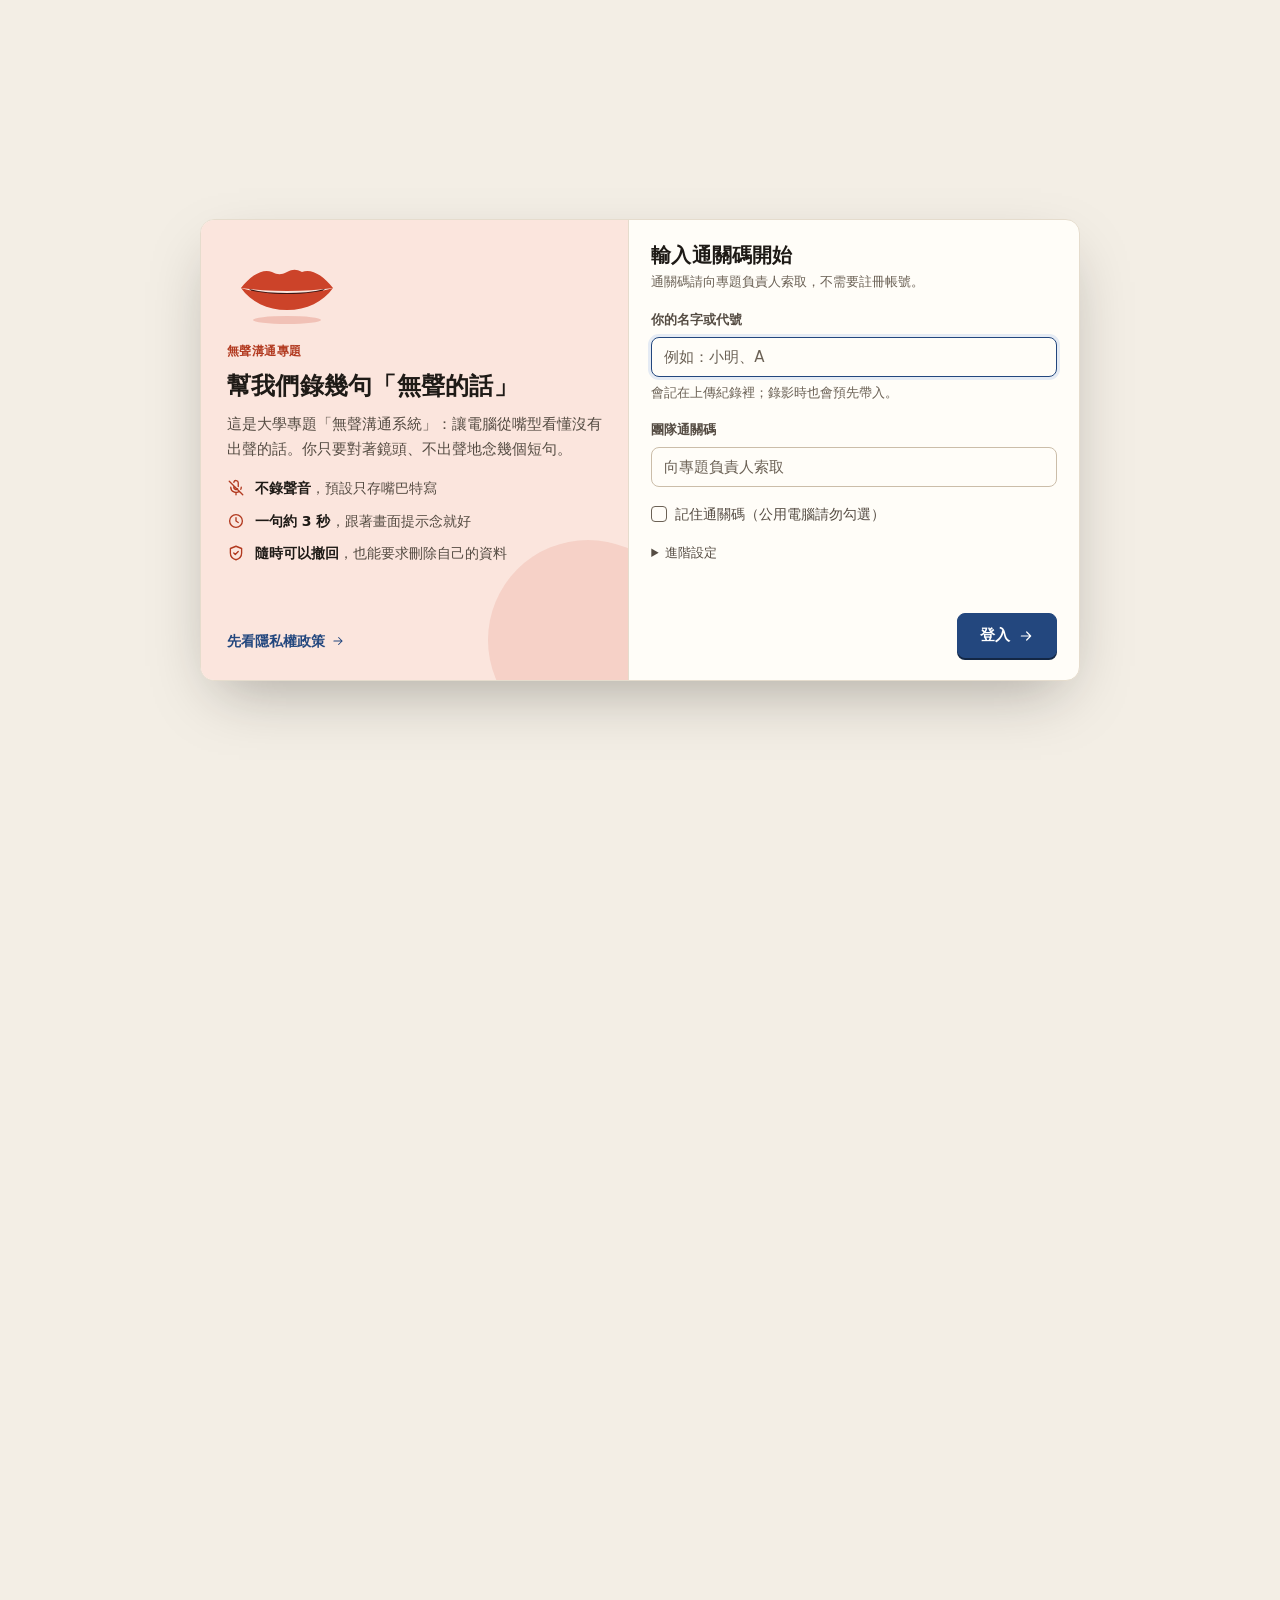
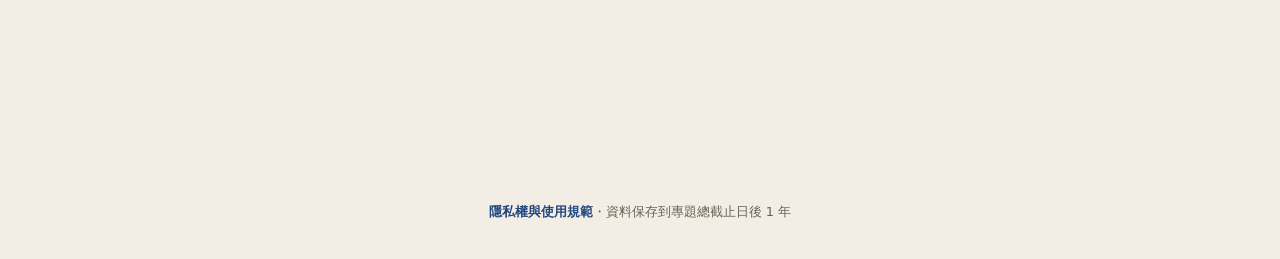
<file: architecture.html>
<!doctype html>
<html lang="zh-Hant">
<head>
<meta charset="utf-8">
<meta name="viewport" content="width=device-width, initial-scale=1, viewport-fit=cover">
<meta name="theme-color" content="#f3eee5">
<title>系統架構｜無聲溝通專題</title>
<meta name="robots" content="noindex, nofollow, noarchive, nosnippet, noimageindex">
<meta name="googlebot" content="noindex, nofollow">
<meta name="referrer" content="strict-origin-when-cross-origin">
<script>
  // 還沒登入就先把內容藏起來，等共用程式確認身分（避免畫面閃一下）
  try {
    var s = window.localStorage, ss = window.sessionStorage;
    if (!(s.getItem("lr-team") || ss.getItem("lr-team") || s.getItem("lr-token") || ss.getItem("lr-token")) || !s.getItem("lr-consent")) document.documentElement.classList.add("prelock");
  } catch (e) { document.documentElement.classList.add("prelock"); }
</script>
<link rel="stylesheet" href="assets/style.css">
</head>
<body>
<header id="appbar" class="appbar"></header>

<main class="container">
  <div class="page-head">
    <div>
      <h1>系統架構</h1>
      <p class="lede">這個專題用到哪些技術、整體怎麼運作。心智圖和流程裡的每個方塊都可以點開看詳情。</p>
    </div>
  </div>

  <div class="report-stack">
    <section class="card reveal">
      <div class="card-h">
        <h2>一段影片走過的路</h2>
        <p>從錄影到辨識出結果、唸出來的完整流程。</p>
      </div>
      <ol class="flow" id="flow"></ol>
    </section>

    <section class="card reveal">
      <div class="card-h">
        <h2>心智圖</h2>
        <p>五大部分與底下用到的技術。</p>
      </div>
      <div class="mindmap" id="mindmap">
        <svg class="mm-lines" id="mmLines" aria-hidden="true"></svg>
        <div class="mm-root-row"><button class="mm-node mm-root" type="button" data-id="root" id="mmRoot"></button></div>
        <div class="mm-branches" id="mmBranches"></div>
      </div>
    </section>

    <section class="card reveal">
      <div class="card-h">
        <h2>技術清單</h2>
        <p>做報告時可以直接引用。</p>
      </div>
      <div class="table-wrap"><table class="table" id="techTable"></table></div>
    </section>
  </div>
</main>

<dialog class="dialog drawer" id="detail" aria-labelledby="dTitle">
  <div class="dialog-body">
    <div class="card-h row">
      <div>
        <div class="eyebrow" id="dBranch"></div>
        <h2 id="dTitle"></h2>
        <p class="help" id="dSub"></p>
      </div>
      <button class="btn ghost sm" id="dClose" type="button">關閉</button>
    </div>
    <div id="dBody" class="detail-body"></div>
    <div class="detail-nav" id="dNav"></div>
  </div>
</dialog>

<script src="assets/config.js"></script>
<script src="assets/core.js"></script>
<script>
(function () {
  "use strict";
  const { el } = LR;
  const $ = (id) => document.getElementById(id);
  LR.mountHeader("arch");
  LR.initTooltip();

  // ───────── 內容 ─────────
  // 每個節點：title 標題、sub 一句話、what 是什麼、how 在本專題怎麼用、why 為什麼選它、files 相關檔案、limits 限制、links 參考
  const ROOT = {
    id: "root", title: "無聲溝通系統", sub: "看嘴型辨識想說的話",
    what: "使用者對鏡頭無聲說出常用需求詞，系統辨識嘴型、轉成文字並用語音唸出來。屬於無聲語音介面（Silent Speech Interface）與視覺語音辨識（Visual Speech Recognition）。",
    how: "整個系統是一個網站：辨識在使用者的瀏覽器裡完成，後端只負責存資料。資料分成兩份：影片放 Google 雲端硬碟，口型數據放 GitHub 私有 repo。",
    why: "限定有限詞彙、個人化範本，是目前在專題規模下最可行的做法；任意句子的連續辨識連頂尖模型都還有明顯錯誤率。",
    files: ["index.html", "report.html", "assets/core.js", "apps-script/Code.gs"],
  };

  const BRANCHES = [
    {
      id: "ui", title: "使用者介面", sub: "網站的五個分頁", color: 1,
      children: [
        { id: "input", title: "錄影頁（前台）", sub: "多段上傳、勾選批次標註、手機錄影",
          what: "上傳或直接錄下口型影片，標註「念的內容」與錄製者。",
          how: "可一次選多段，勾選後一起套用內容；手機會多一個「錄一段」按鈕開前鏡頭。每段影片在瀏覽器裡抓出口型後，影片送到雲端、數據存進 GitHub。iPhone 的檔名（IMG_0001）會被辨認出來，不會誤當成標註。",
          files: ["index.html"], limits: "單段影片 15 秒、30 MB 以內。" },
        { id: "recog", title: "辨識測試＋語音", sub: "找最像的內容並唸出來",
          what: "上傳或錄一段新影片，系統跟資料庫所有範本比對，列出最像的前 5 名。",
          how: "結果用瀏覽器內建的 Web Speech API（speechSynthesis，語言 zh-TW）唸出來，不需要額外服務。答對或修正後可以一鍵把這段加回資料庫。",
          why: "Web Speech API 所有主流瀏覽器都支援，手機也能用，不用付費。", files: ["index.html"],
          links: [["Web Speech API（MDN）", "https://developer.mozilla.org/zh-TW/docs/Web/API/Web_Speech_API"]] },
        { id: "report", title: "報告頁（後台）", sub: "準確率、混淆矩陣、嘴型重播、匯出",
          what: "讀取全部樣本，算出辨識準確率、哪些詞容易搞混、資料集是否平衡。",
          how: "KPI 數字、長條圖、熱圖都是純 HTML/CSS 畫的，有進場動畫。嘴型重播用 Canvas 把每格嘴唇輪廓畫成動畫，可並排比較兩個詞。可匯出 CSV、Markdown、PDF、原始 JSON。",
          files: ["report.html"] },
        { id: "plan", title: "日程與日誌", sub: "團隊共用的待辦、倒數、工作紀錄",
          what: "日程：待辦、截止日、專題總截止倒數。日誌：手寫進度與會議紀錄，加上系統自動記下的活動。",
          how: "日程存成一個檔，修改時送「操作」到後端（新增、勾完成…），後端讀最新版本再套用，兩個人同時改不會互相覆蓋。日誌一篇一個檔；系統活動直接讀資料 repo 的 commit 紀錄。",
          files: ["schedule.html", "log.html"] },
      ],
    },
    {
      id: "rec", title: "辨識技術", sub: "從影片到判斷結果", color: 2,
      children: [
        { id: "mediapipe", title: "MediaPipe Face Landmarker", sub: "Google 的臉部節點偵測模型",
          what: "給一張影像，找出臉上 478 個 3D 節點，以及 52 個表情係數（blendshapes，例如 jawOpen 下巴張開程度）。",
          how: "直接在瀏覽器裡跑（WebAssembly，能用 GPU 就用 GPU），影片不用上傳到伺服器做辨識。影片每秒取 25 格，每格獨立偵測，同一支影片每次結果都一樣。",
          why: "免費、準、手機也跑得動；模型約 18 MB，第一次下載後瀏覽器會快取。",
          files: ["assets/core.js（LR.loadModel、LR.extract）"], limits: "版本固定在 @mediapipe/tasks-vision 0.10.14。臉要正面、光線充足，側臉或出鏡的格子會抓不到。",
          links: [["Face Landmarker 官方說明", "https://ai.google.dev/edge/mediapipe/solutions/vision/face_landmarker"]] },
        { id: "features", title: "20 維嘴部特徵", sub: "每格影像變成 20 個數字",
          what: "16 個嘴部表情係數（左右成對取平均）＋ 4 個嘴型幾何量（嘴寬、內唇高、外唇高、張口比例），幾何量都除以兩眼距離。",
          how: "左右成對平均讓影片左右翻轉不影響；除以兩眼距離讓離鏡頭遠近不影響。另外存嘴唇內外輪廓 40 點座標，只用來做嘴型重播動畫。",
          files: ["assets/core.js（frameFeature、lipShape）"] },
        { id: "pre", title: "前處理", sub: "扣掉個人差異、裁掉沒動的部分",
          what: "每個人閉嘴時的嘴型本來就不同，所以把每一格都減去「開頭 5 格的平均嘴型」，只留下「動了多少」。",
          how: "再算每格的動作量，前後動作量低於最大值 15% 的格子裁掉（保留前後 2 格緩衝），讓比對專注在真正在念的部分。所以錄影開頭要先閉嘴半秒。",
          files: ["assets/core.js（preprocess）"] },
        { id: "dtw", title: "DTW 動態時間校正", sub: "比較兩段長短不同的動作",
          what: "Dynamic Time Warping：同一句話念快念慢，影格數不同。DTW 會找出兩段序列最佳的對齊方式，再算對齊後的總距離。",
          how: "每格 20 維特徵先依全部樣本的標準差做標準化，再算歐氏距離；總距離除以兩段長度和，避免長影片吃虧。",
          why: "不用訓練、資料少也能用，很適合專題初期展示可行性。",
          files: ["assets/core.js（LR.dtw、LR.weights）"], limits: "比對次數跟範本數成正比；範本到上千段時會變慢。",
          links: [["Dynamic time warping（Wikipedia）", "https://en.wikipedia.org/wiki/Dynamic_time_warping"]] },
        { id: "knn", title: "1-NN 最近鄰分類", sub: "最像哪個範本，就判成那個內容",
          what: "把新影片跟每個範本算 DTW 距離，距離最小的範本是什麼內容，就判成什麼內容。",
          how: "辨識測試會列出每種內容的最近距離前 5 名。範本越多、涵蓋越多人，越準。",
          limits: "只能認出資料庫裡已有的內容；換一個沒錄過範本的人，準確率通常明顯下降。" },
        { id: "eval", title: "評估方法", sub: "留一法與跨錄製者",
          what: "留一法：每次拿出一段當測試、其餘當範本，對應「使用者先錄好自己的範本」。跨錄製者：測試某人時只用其他人的範本，對應「新使用者沒錄範本直接用」。",
          how: "後台先算出所有樣本兩兩之間的 DTW 距離，兩種評估都從這張距離表算出來，並畫出混淆矩陣看哪些詞容易搞混。",
          files: ["assets/core.js（LR.distanceMatrix、LR.evaluate、LR.summarize）", "report.html"] },
      ],
    },
    {
      id: "be", title: "後端服務", sub: "Google Apps Script", color: 3,
      children: [
        { id: "gas", title: "Google Apps Script", sub: "免費、免架伺服器的後端",
          what: "Google 提供的雲端 JavaScript 執行環境，部署成「網頁應用程式」後就有一個網址可以接收請求。",
          how: "網站把影片、口型數據、日程操作送到這個網址；它以部署者的 Google 帳號存取雲端硬碟，用存在「指令碼屬性」的 GitHub token 寫入資料 repo。",
          why: "不用租伺服器、不用信用卡；直接存取部署者的雲端硬碟，影片不必經過第三方。",
          files: ["apps-script/Code.gs"], limits: "單次請求約 50 MB、執行 6 分鐘上限，所以影片限制 30 MB。",
          links: [["Apps Script 網頁應用程式", "https://developers.google.com/apps-script/guides/web"]] },
        { id: "auth", title: "身分驗證", sub: "通關碼、管理員密碼、GitHub token",
          what: "三種身分：有團隊通關碼可以上傳、讀取、改日程；有管理員密碼另外可以刪除；開發者可用自己的 GitHub token。",
          how: "密碼只存在 Apps Script 的指令碼屬性，網頁程式碼裡沒有。比對密碼時逐字比完才回應，不會因為前幾個字對了就回得比較快。GitHub token 身分會向 GitHub 確認對方有資料 repo 的寫入權限。",
          files: ["apps-script/Code.gs（authorize_、verifyGitHub_）", "assets/core.js（LR.team、LR.mode）"] },
        { id: "abuse", title: "防濫用", sub: "猜密碼鎖定、上傳次數上限",
          what: "網址是公開的，所以要防止有人亂猜密碼或灌爆雲端空間。",
          how: "密碼錯誤全站每分鐘超過 15 次就暫停一分鐘；上傳、存檔全站每分鐘最多 60 次；影片與樣本都有大小上限，樣本格式在後端再檢查一次。",
          files: ["apps-script/Code.gs（failGate_、rate_、checkSample_）"] },
        { id: "ghapi", title: "GitHub REST API", sub: "讀寫資料 repo",
          what: "GitHub 提供的 HTTP API，可以讀檔案、建立 commit、列出 commit 紀錄。",
          how: "存樣本用 Contents API（一段一個檔、一次一個 commit）；讀全部樣本先用 Trees API 列出清單，再用 Blobs API 一次抓 25 個；寫入時加鎖，避免兩人同時寫入造成衝突。",
          files: ["apps-script/Code.gs（gh_、saveSample_、list_、blobs_）"],
          links: [["GitHub REST API", "https://docs.github.com/zh/rest"]] },
      ],
    },
    {
      id: "data", title: "資料儲存", sub: "影片與數據分開放", color: 4,
      children: [
        { id: "repo", title: "GitHub 私有 repo", sub: "只有協作者讀得到",
          what: "存口型數據（data/samples/）、手寫日誌（data/journal/）、日程（data/schedule.json）。",
          how: "每段影片一個 JSON：每格 20 維特徵＋嘴唇輪廓座標，沒有影像。每次新增、刪除都是一個 commit，誰改了什麼都看得到，也能從歷史還原。",
          why: "免費、有完整版本紀錄；資料是純文字，方便之後改用深度學習時直接拿來用。",
          limits: "只有協作者與後端服務能存取。" },
        { id: "drive", title: "Google 雲端硬碟", sub: "影片依內容自動分資料夾",
          what: "原始影片存在部署者的雲端硬碟，例如「專題/喝水/喝水_A_20261119-153012.mov」。",
          how: "後端收到影片後找（或建立）以「念的內容」命名的子資料夾再存進去。報告頁用雲端預覽網址播放；刪除樣本時影片移到垃圾桶，30 天內可還原。",
          why: "影片有人臉，屬於個資；放在自己的雲端、只分享給團隊，比放在公開網路安全。" },
        { id: "browser", title: "瀏覽器儲存", sub: "登入資訊與快取",
          what: "localStorage／sessionStorage：記住通關碼和名字（可選）、樣本快取。",
          how: "管理員密碼只放在 sessionStorage，關掉分頁就消失。樣本以內容雜湊（sha）當快取鍵，內容沒變就不重抓。",
          limits: "換瀏覽器或清除網站資料就要重新輸入通關碼。" },
      ],
    },
    {
      id: "deploy", title: "部署與安全", sub: "怎麼上線、怎麼保護資料", color: 5,
      children: [
        { id: "pages", title: "GitHub Pages", sub: "免費的靜態網站託管",
          what: "把 repo 裡的 HTML、CSS、JS 直接變成網站：sakurasnow-0w0.github.io/lipread-ssi",
          how: "推送到 main 分支約 1 分鐘後自動更新；全程 HTTPS，手機才能使用相機錄影。",
          why: "免費、免架設；私有 repo 要用 Pages 需要 GitHub Pro，所以程式 repo 設為公開、資料另放私有 repo。",
          links: [["GitHub Pages", "https://pages.github.com/"]] },
        { id: "split", title: "程式公開、資料私有", sub: "兩個 repo 分工",
          what: "公開 repo 只放網頁程式；另一個私有 repo 放所有資料。",
          how: "公開 repo 推送前都會掃描，確認沒有 token、密碼或資料夾 ID。所有密碼都在 Apps Script 的指令碼屬性。" },
        { id: "privacy", title: "個資保護", sub: "人臉影片的處理原則",
          what: "影片含人臉，屬於可識別個人的資料。",
          how: "引導錄影預設「只錄嘴巴」：口型在錄影當下用完整畫面算好，存到雲端的影片只有嘴巴特寫、沒有整張臉。辨識在使用者自己的瀏覽器完成；GitHub 只存數字特徵；影片資料夾只分享給團隊、不開放「知道連結的人」。專題階段由健康受試者模擬，若要找病人實測需經人體研究倫理審查（IRB）。" },
        { id: "stack", title: "純 HTML／CSS／JavaScript", sub: "沒有框架、沒有建置步驟",
          what: "整個前端只有幾個 HTML 檔、一個共用 JS、一個 CSS。",
          how: "外部只載入 MediaPipe（版本固定）。所有使用者輸入都用 textContent 放進畫面，不用 innerHTML，避免被插入惡意程式碼；CSV 匯出會擋公式注入。",
          why: "隊友不用學框架就能改；直接雙擊 HTML 也能在本機開。" },
      ],
    },
  ];

  const FLOW = [
    { n: "1", title: "錄影／上傳", text: "手機前鏡頭錄或選影片，標註念的內容", node: "input" },
    { n: "2", title: "抓臉部節點", text: "MediaPipe 每格找出 478 點與表情係數", node: "mediapipe" },
    { n: "3", title: "變成口型數據", text: "每格 20 個數字，扣掉靜止嘴型", node: "features" },
    { n: "4", title: "存起來", text: "影片進雲端資料夾，數據進 GitHub", node: "gas" },
    { n: "5", title: "比對", text: "DTW 跟所有範本比，找最像的", node: "dtw" },
    { n: "6", title: "唸出來", text: "辨識結果用語音唸給對方聽", node: "recog" },
  ];

  const TECH = [
    ["臉部偵測", "MediaPipe Face Landmarker", "tasks-vision 0.10.14", "抓 478 個臉部節點與 52 個表情係數", "assets/core.js"],
    ["序列比對", "DTW＋1-NN（自行實作）", "—", "比較口型序列、判斷內容", "assets/core.js"],
    ["語音輸出", "Web Speech API", "瀏覽器內建", "把辨識結果唸出來", "index.html"],
    ["前端", "HTML／CSS／JavaScript", "無框架", "所有頁面、圖表、動畫", "*.html、assets/"],
    ["網站託管", "GitHub Pages", "—", "公開網址、HTTPS", "—"],
    ["後端", "Google Apps Script", "V8 執行環境", "存影片、代寫 GitHub、驗證身分", "apps-script/Code.gs"],
    ["資料庫", "GitHub 私有 repo＋REST API", "API 2022-11-28", "口型數據、日誌、日程", "私有資料 repo"],
    ["影片儲存", "Google 雲端硬碟", "—", "原始影片，依內容分資料夾", "—"],
  ];

  // ───────── 建立畫面 ─────────
  const all = new Map([["root", Object.assign({ branch: null }, ROOT)]]);
  BRANCHES.forEach((b) => {
    all.set(b.id, Object.assign({ branch: b, what: b.sub }, b));
    b.children.forEach((c) => all.set(c.id, Object.assign({ branch: b }, c)));
  });

  $("flow").replaceChildren(...FLOW.map((f, i) => el("li", { class: "flow-step", style: `--i:${i}` },
    el("button", { type: "button", class: "flow-btn", "data-id": f.node },
      el("span", { class: "flow-n", text: f.n }),
      el("strong", { text: f.title }),
      el("span", { class: "flow-text", text: f.text })))));

  $("mmRoot").replaceChildren(el("strong", { text: ROOT.title }), el("small", { text: ROOT.sub }));
  $("mmBranches").replaceChildren(...BRANCHES.map((b, bi) => el("div", { class: "mm-branch", style: `--c:var(--c${b.color});--i:${bi}` },
    el("button", { type: "button", class: "mm-node mm-head", "data-id": b.id }, el("strong", { text: b.title }), el("small", { text: b.sub })),
    el("ul", { class: "mm-children" }, b.children.map((c, ci) => el("li", { style: `--j:${ci}` },
      el("button", { type: "button", class: "mm-node mm-leaf", "data-id": c.id }, el("strong", { text: c.title }), el("small", { text: c.sub }))))))));

  $("techTable").replaceChildren(
    el("thead", null, el("tr", null, ...["類別", "技術", "版本", "用途", "相關檔案"].map((h) => el("th", { text: h })))),
    el("tbody", null, TECH.map((r) => el("tr", null, r.map((v, i) => el("td", { class: i === 3 ? "wrap" : "", text: v }))))));

  // 心智圖連線：根節點底部 → 各分支標題頂部
  function drawLines() {
    const svg = $("mmLines"), box = $("mindmap").getBoundingClientRect();
    svg.setAttribute("viewBox", `0 0 ${box.width} ${box.height}`);
    svg.setAttribute("width", box.width); svg.setAttribute("height", box.height);
    const r = $("mmRoot").getBoundingClientRect();
    const x0 = r.left + r.width / 2 - box.left, y0 = r.bottom - box.top;
    const ns = "http://www.w3.org/2000/svg";
    svg.replaceChildren();
    const heads = [...document.querySelectorAll(".mm-head")];
    const firstTop = Math.min(...heads.map((h) => h.getBoundingClientRect().top));
    heads.forEach((h, i) => {
      const hb = h.getBoundingClientRect();
      if (hb.top - firstTop > 4) return; // 換到下一排的分支不畫線，避免穿過上一排
      const x1 = hb.left + hb.width / 2 - box.left, y1 = hb.top - box.top;
      const my = (y0 + y1) / 2;
      const p = document.createElementNS(ns, "path");
      p.setAttribute("d", `M${x0},${y0} C${x0},${my} ${x1},${my} ${x1},${y1}`);
      p.setAttribute("class", "mm-path");
      p.style.stroke = `var(--c${BRANCHES[i].color})`;
      p.style.setProperty("--i", i);
      svg.append(p);
    });
  }
  new ResizeObserver(drawLines).observe($("mindmap"));
  window.addEventListener("load", drawLines);

  // ───────── 詳情 ─────────
  const order = [...all.keys()];
  function openDetail(id) {
    const n = all.get(id);
    if (!n) return;
    document.querySelectorAll(".mm-node.active").forEach((x) => x.classList.remove("active"));
    document.querySelectorAll(`.mm-node[data-id="${id}"]`).forEach((x) => x.classList.add("active"));
    $("dBranch").textContent = n.branch && n.branch !== n ? n.branch.title : (n.id === "root" ? "總覽" : "分支");
    $("dTitle").textContent = n.title;
    $("dSub").textContent = n.sub || "";
    const sec = (label, text) => (text ? el("section", null, el("h3", { text: label }), el("p", { text })) : null);
    const body = [
      sec("是什麼", n.what), sec("在這個專題怎麼用", n.how), sec("為什麼選它", n.why),
      n.files && n.files.length ? el("section", null, el("h3", { text: "相關檔案" }), el("ul", { class: "chips-list" }, n.files.map((f) => el("li", null, el("code", { text: f }))))) : null,
      sec("限制與注意", n.limits),
      n.links && n.links.length ? el("section", null, el("h3", { text: "延伸閱讀" }), el("ul", null, n.links.map(([t, u]) => el("li", null, el("a", { href: u, target: "_blank", rel: "noopener noreferrer", text: t + " ↗" }))))) : null,
    ];
    if (n.children) body.push(el("section", null, el("h3", { text: "包含" }),
      el("div", { class: "chips" }, n.children.map((c) => el("button", { type: "button", class: "chip", "data-id": c.id, text: c.title })))));
    if (id === "root") body.push(el("section", null, el("h3", { text: "五大部分" }),
      el("div", { class: "chips" }, BRANCHES.map((b) => el("button", { type: "button", class: "chip", "data-id": b.id, text: b.title })))));
    $("dBody").replaceChildren(...body.filter(Boolean));
    const i = order.indexOf(id);
    const prev = order[(i - 1 + order.length) % order.length], next = order[(i + 1) % order.length];
    $("dNav").replaceChildren(
      el("button", { type: "button", class: "btn ghost sm", "data-id": prev, text: "← " + all.get(prev).title }),
      el("button", { type: "button", class: "btn ghost sm", "data-id": next, text: all.get(next).title + " →" }));
    if (!$("detail").open) $("detail").showModal();
    $("detail").querySelector(".dialog-body").scrollTop = 0;
  }
  document.addEventListener("click", (e) => {
    const b = e.target.closest("[data-id]");
    if (b && all.has(b.dataset.id)) openDetail(b.dataset.id);
  });
  $("dClose").addEventListener("click", () => $("detail").close());
  $("detail").addEventListener("click", (e) => { if (e.target === $("detail")) $("detail").close(); });
  $("detail").addEventListener("close", () => document.querySelectorAll(".mm-node.active").forEach((x) => x.classList.remove("active")));

  // 進場動畫
  setTimeout(() => {
    document.querySelectorAll(".reveal").forEach((n) => n.classList.add("in"));
    $("mindmap").classList.add("in");
    drawLines();
  }, 30);
})();
</script>
</body>
</html>
</file>
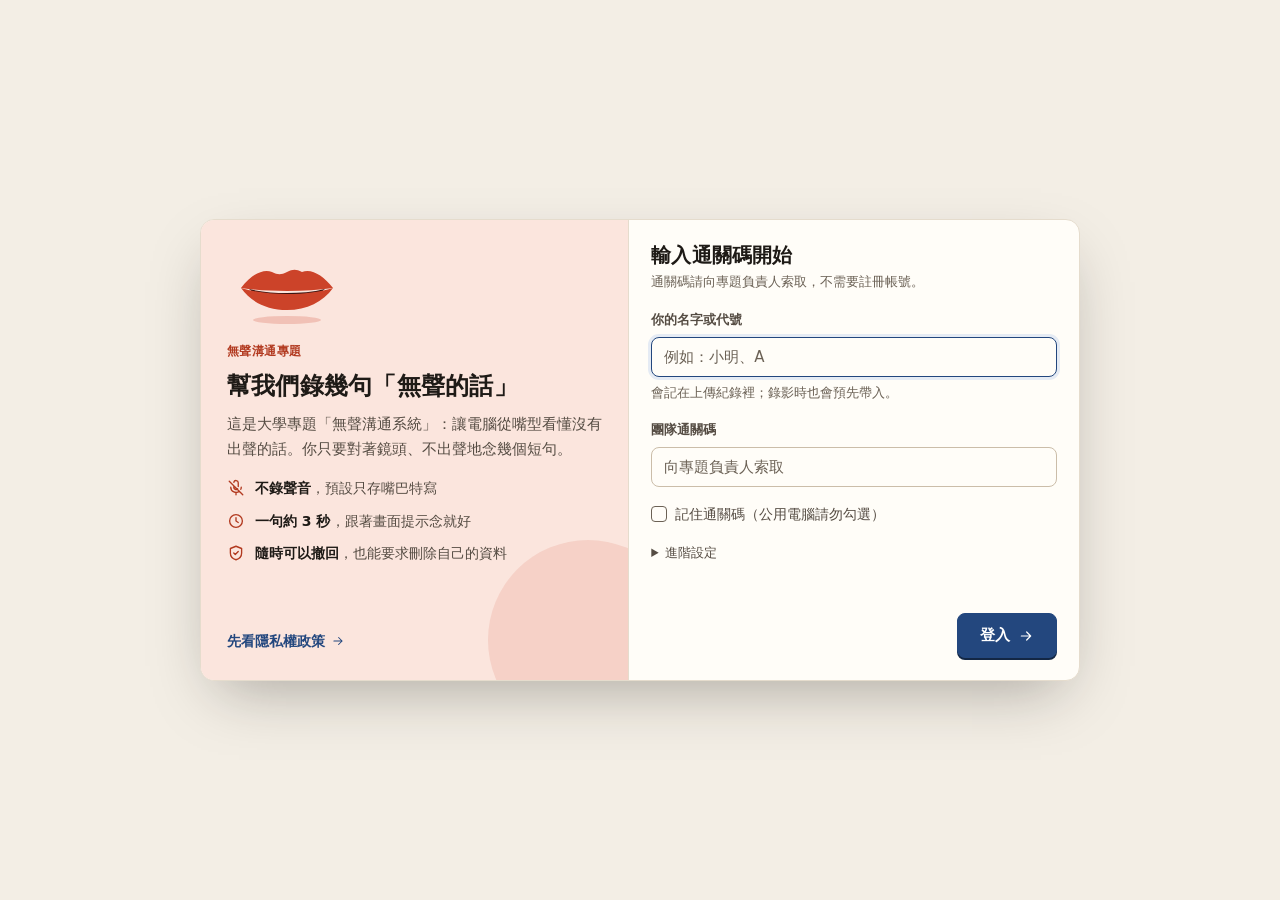
<file: log.html>
<!doctype html>
<html lang="zh-Hant">
<head>
<meta charset="utf-8">
<meta name="viewport" content="width=device-width, initial-scale=1, viewport-fit=cover">
<meta name="theme-color" content="#f3eee5">
<title>日誌｜無聲溝通專題</title>
<meta name="robots" content="noindex, nofollow, noarchive, nosnippet, noimageindex">
<meta name="googlebot" content="noindex, nofollow">
<meta name="referrer" content="strict-origin-when-cross-origin">
<script>
  // 還沒登入就先把內容藏起來，等共用程式確認身分（避免畫面閃一下）
  try {
    var s = window.localStorage, ss = window.sessionStorage;
    if (!(s.getItem("lr-team") || ss.getItem("lr-team") || s.getItem("lr-token") || ss.getItem("lr-token")) || !s.getItem("lr-consent")) document.documentElement.classList.add("prelock");
  } catch (e) { document.documentElement.classList.add("prelock"); }
</script>
<link rel="stylesheet" href="assets/style.css">
</head>
<body>
<header id="appbar" class="appbar"></header>

<main class="container">
  <div class="page-head">
    <div>
      <h1>日誌</h1>
      <p class="lede">手寫的進度、會議紀錄、老師意見，加上系統自動記下的活動（誰上傳了什麼、改了哪個待辦），依日期排在同一條時間軸。</p>
    </div>
    <div class="head-actions">
      <button class="btn" id="reload">重新整理</button>
    </div>
  </div>

  <section class="card empty" id="emptyState" hidden>
    <div class="empty-icon" aria-hidden="true">
      <svg width="26" height="26" viewBox="0 0 24 24" fill="none" stroke="currentColor" stroke-width="1.7" stroke-linecap="round" stroke-linejoin="round"><path d="M6 3.5h9l3 3V20a.5.5 0 0 1-.5.5h-11A.5.5 0 0 1 6 20V3.5Z"/><path d="M9 9h6M9 12.5h6M9 16h4"/></svg>
    </div>
    <h2>輸入通關碼後就能看到日誌</h2>
    <p>日誌存在團隊共用的資料庫裡。</p>
    <div class="actions"><button class="btn primary" id="emptyConnect">輸入通關碼</button></div>
  </section>

  <div id="page" class="layout" hidden>
    <div class="col-main">
      <div class="log-toolbar">
        <div class="seg" role="tablist" aria-label="顯示" id="showSeg">
          <button type="button" data-show="all" aria-selected="true">全部</button>
          <button type="button" data-show="journal" aria-selected="false">手寫日誌</button>
          <button type="button" data-show="system" aria-selected="false">系統活動</button>
        </div>
        <select class="input" id="typeFilter" aria-label="日誌類型">
          <option value="">所有類型</option>
        </select>
      </div>
      <div id="timeline" class="log-timeline" aria-live="polite"></div>
      <div class="actions" style="justify-content:center;margin-top:16px">
        <button class="btn" id="more" hidden>載入更早的系統活動</button>
      </div>
    </div>
    <aside class="col-side">
      <section class="card">
        <div class="card-h"><h2>寫一篇日誌</h2><p>作者會自動填你登入時的名字。</p></div>
        <form id="jForm">
          <div class="field-row">
            <div class="field"><label for="jType">類型</label>
              <select class="input" id="jType" style="width:100%"></select></div>
            <div class="field"><label for="jDate">日期</label><input class="input" id="jDate" type="date" required></div>
          </div>
          <div class="field"><label for="jTitle">標題</label><input class="input" id="jTitle" maxlength="80" required placeholder="例如：和老師討論詞表"></div>
          <div class="field"><label for="jBody">內容</label><textarea class="input" id="jBody" rows="6" maxlength="5000" placeholder="做了什麼、決定了什麼、下一步…"></textarea></div>
          <button class="btn primary" type="submit" id="jSubmit">發布</button>
        </form>
      </section>
      <section class="card">
        <div class="card-h"><h2>統計</h2></div>
        <dl class="stats" id="logStats"></dl>
      </section>
    </aside>
  </div>
</main>

<script src="assets/config.js"></script>
<script src="assets/core.js"></script>
<script>
(function () {
  "use strict";
  const { el, toast } = LR;
  const $ = (id) => document.getElementById(id);
  LR.mountHeader("log", { autoOpen: true });
  LR.initTooltip();

  const TYPES = { "進度": "trend", "會議": "users", "老師意見": "cap", "問題": "alert", "想法": "bulb" };
  const S = { journal: [], commits: [], page: 0, more: true, show: "all", type: "", busy: false };
  $("jType").replaceChildren(...Object.keys(TYPES).map((t) => el("option", { value: t, text: t })));
  $("typeFilter").append(...Object.keys(TYPES).map((t) => el("option", { value: t, text: t })));
  const localDay = (d) => `${d.getFullYear()}-${String(d.getMonth() + 1).padStart(2, "0")}-${String(d.getDate()).padStart(2, "0")}`;
  $("jDate").value = localDay(new Date());

  function show(ready) { $("emptyState").hidden = ready; $("page").hidden = !ready; }

  async function load() {
    if (!LR.api.ready()) { show(false); return; }
    show(true);
    $("timeline").replaceChildren(el("p", { class: "empty-line", text: "讀取中…" }));
    S.page = 0; S.commits = []; S.more = true;
    try {
      const [j] = await Promise.all([LR.api.loadJournal(), loadMore(true)]);
      S.journal = j;
      render();
    } catch (e) {
      toast(e.message, "bad", 8000);
      $("timeline").replaceChildren(el("p", { class: "empty-line", text: "讀取失敗：" + e.message }));
    }
  }
  async function loadMore(silent) {
    if (!S.more) return;
    const next = S.page + 1;
    const list = await LR.api.commits(next);
    S.page = next;
    S.commits.push(...list);
    S.more = list.length === 100;
    if (!silent) render();
  }

  // ───────── 解析 commit 訊息成活動 ─────────
  // 新增樣本：喝水（A）・訪客：小明 ／ 新增樣本：喝水（A） ／ 刪除樣本（小明） ／ 新增待辦：X・小明 …
  function parseCommit(c) {
    const msg = LR.cleanText(c.message, 200);
    const t = Date.parse(c.date);
    if (!Number.isFinite(t)) return null;
    let m;
    const base = { time: new Date(t), sha: c.sha };
    if ((m = msg.match(/^新增樣本：(.+?)（(.*?)）(?:・(.+))?$/))) return Object.assign(base, { kind: "sample", label: m[1], actor: m[3] || c.login || "—" });
    if ((m = msg.match(/^刪除樣本(?:：(.+?)（.*?）)?(?:（(.+?)）)?$/))) return Object.assign(base, { kind: "delete", label: m[1] || "", actor: m[2] || c.login || "—" });
    if (/^新增日誌：/.test(msg)) return null; // 手寫日誌本身就會顯示
    if ((m = msg.match(/^(新增待辦|完成待辦|取消完成|修改待辦|刪除待辦|設定專題截止日|清除專題截止日)(?:：(.+?))?・(.+)$/))) return Object.assign(base, { kind: "task", verb: m[1], what: m[2] || "", actor: m[3] });
    if ((m = msg.match(/^刪除日誌（(.+)）$/))) return Object.assign(base, { kind: "other", text: "刪除了一篇日誌", actor: m[1] });
    return Object.assign(base, { kind: "other", text: msg, actor: c.login || "—" });
  }

  // 同一天、同一個人、連續的「新增樣本」合併成一筆
  function groupSystem(events) {
    const out = [];
    for (const e of events) {
      const day = localDay(e.time);
      const last = out[out.length - 1];
      const key = e.kind === "sample" ? "sample" : e.kind === "task" ? "task:" + e.verb : "";
      if (key && last && last.key === key && last.day === day && last.actor === e.actor) {
        last.count++;
        if (e.kind === "sample") last.labels.set(e.label, (last.labels.get(e.label) || 0) + 1);
        else if (e.what) last.whats.push(e.what);
        if (e.time < last.from) last.from = e.time;
        continue;
      }
      out.push(Object.assign({}, e, { key, day, count: 1, labels: new Map(e.kind === "sample" ? [[e.label, 1]] : []), whats: e.what ? [e.what] : [], from: e.time }));
    }
    return out;
  }

  // ───────── 繪製 ─────────
  const WEEK = ["日", "一", "二", "三", "四", "五", "六"];
  function dayTitle(day) {
    const [y, m, d] = day.split("-").map(Number);
    const dt = new Date(y, m - 1, d);
    const diff = Math.round((new Date(new Date().setHours(0, 0, 0, 0)) - dt) / 86400000);
    const rel = diff === 0 ? "今天・" : diff === 1 ? "昨天・" : "";
    return `${rel}${m} 月 ${d} 日（${WEEK[dt.getDay()]}）${y !== new Date().getFullYear() ? "・" + y : ""}`;
  }
  const hhmm = (d) => `${String(d.getHours()).padStart(2, "0")}:${String(d.getMinutes()).padStart(2, "0")}`;

  function render() {
    const items = [];
    if (S.show !== "system") {
      for (const j of S.journal) {
        if (S.type && j.type !== S.type) continue;
        const t = Date.parse(j.createdAt);
        items.push({ src: "journal", day: j.date || localDay(new Date(t)), sort: Number.isFinite(t) ? t : 0, j });
      }
    }
    if (S.show !== "journal" && !S.type) {
      const events = S.commits.map(parseCommit).filter(Boolean);
      for (const g of groupSystem(events)) items.push({ src: "system", day: g.day, sort: g.time.getTime(), g });
    }
    items.sort((a, b) => b.day.localeCompare(a.day) || b.sort - a.sort);

    const byDay = new Map();
    for (const it of items) { if (!byDay.has(it.day)) byDay.set(it.day, []); byDay.get(it.day).push(it); }
    const box = $("timeline");
    if (!items.length) {
      box.replaceChildren(el("p", { class: "empty-line", text: S.show === "system" ? "還沒有系統活動。" : "還沒有日誌，從右邊寫第一篇吧。" }));
    } else {
      box.replaceChildren(...[...byDay.entries()].map(([day, list], i) => el("section", { class: "log-day reveal", style: `transition-delay:${Math.min(i * 60, 400)}ms` },
        el("h3", { class: "log-day-h", text: dayTitle(day) }),
        el("ol", { class: "log-list" }, list.map((it) => (it.src === "journal" ? journalItem(it.j) : systemItem(it.g)))))));
      setTimeout(() => box.querySelectorAll(".reveal").forEach((n) => n.classList.add("in")), 30);
    }
    $("more").hidden = !S.more || S.show === "journal" || !!S.type;
    renderStats();
  }

  function journalItem(j) {
    const canDel = LR.gh.canDelete();
    const del = canDel ? el("button", { class: "btn ghost sm danger", type: "button", text: "刪除" }) : null;
    if (del) del.addEventListener("click", async () => {
      if (!(await LR.confirm({ title: `刪除日誌「${j.title}」？`, body: "會留下刪除紀錄，可從 git 歷史還原。", ok: "刪除", danger: true }))) return;
      try { await LR.api.deleteJournal(j); S.journal = S.journal.filter((x) => x !== j); render(); toast("已刪除", "good"); }
      catch (e) { toast(e.message, "bad"); }
    });
    return el("li", { class: "log-item journal" },
      el("div", { class: "log-dot", "aria-hidden": "true" }, LR.icon(TYPES[j.type] || "pen", 15)),
      el("article", { class: "log-card" },
        el("div", { class: "log-card-h" },
          el("span", { class: "badge accent", text: j.type || "日誌" }),
          el("strong", { class: "log-title", text: j.title }),
          del),
        j.body ? el("div", { class: "log-body", text: j.body }) : null,
        el("div", { class: "log-meta", text: `${j.author || "—"}・${Number.isFinite(Date.parse(j.createdAt)) ? hhmm(new Date(j.createdAt)) : ""}` })));
  }

  function systemItem(g) {
    let text;
    if (g.kind === "sample") {
      const parts = [...g.labels.entries()].sort((a, b) => b[1] - a[1]).map(([l, n]) => `${l} ×${n}`);
      text = `上傳了 ${g.count} 段樣本：${parts.slice(0, 6).join("、")}${parts.length > 6 ? "…" : ""}`;
    } else if (g.kind === "delete") text = `刪除了一段樣本${g.label ? "：" + g.label : ""}`;
    else if (g.kind === "task") {
      const ws = g.whats.slice().reverse();
      text = g.count > 1
        ? `${g.verb} ${g.count} 項：${ws.slice(0, 4).map((w) => "「" + w + "」").join("、")}${ws.length > 4 ? "…" : ""}`
        : `${g.verb}${g.whats[0] ? "「" + g.whats[0] + "」" : ""}`;
    }
    else text = g.text;
    const time = g.count > 1 && hhmm(g.from) !== hhmm(g.time) ? `${hhmm(g.from)}–${hhmm(g.time)}` : hhmm(g.time);
    const icon = { sample: "video", delete: "trash", task: "check" }[g.kind] || "info";
    return el("li", { class: "log-item system" },
      el("div", { class: "log-dot small", "aria-hidden": "true" }, LR.icon(icon, 13)),
      el("div", { class: "log-sys" }, el("strong", { text: g.actor }), " ", text, el("span", { class: "log-meta", text: "　" + time })));
  }

  function renderStats() {
    const events = S.commits.map(parseCommit).filter(Boolean);
    const samples = events.filter((e) => e.kind === "sample");
    const week = Date.now() - 7 * 86400000;
    const people = new Set(samples.map((e) => e.actor));
    $("logStats").replaceChildren(
      el("div", null, el("dt", { text: "手寫日誌" }), el("dd", { text: String(S.journal.length) })),
      el("div", null, el("dt", { text: "近 7 天上傳" }), el("dd", { text: String(samples.filter((e) => e.time.getTime() >= week).length) })),
      el("div", null, el("dt", { text: "上傳過的人" }), el("dd", { text: String(people.size) })));
  }

  // ───────── 事件 ─────────
  $("jForm").addEventListener("submit", async (e) => {
    e.preventDefault();
    const entry = { type: $("jType").value, date: $("jDate").value, title: $("jTitle").value.trim(), body: $("jBody").value };
    if (!entry.title) return;
    $("jSubmit").disabled = true;
    try {
      await LR.api.addJournal(entry);
      $("jTitle").value = ""; $("jBody").value = "";
      toast("已發布", "good");
      S.journal = await LR.api.loadJournal();
      render();
    } catch (err) { toast(err.message, "bad", 7000); }
    finally { $("jSubmit").disabled = false; }
  });
  $("showSeg").addEventListener("click", (e) => {
    const b = e.target.closest("button[data-show]");
    if (!b) return;
    S.show = b.dataset.show;
    for (const x of $("showSeg").querySelectorAll("button")) x.setAttribute("aria-selected", String(x === b));
    $("typeFilter").disabled = S.show === "system";
    render();
  });
  $("typeFilter").addEventListener("change", () => { S.type = $("typeFilter").value; render(); });
  $("more").addEventListener("click", async () => {
    $("more").disabled = true;
    try { await loadMore(false); } catch (e) { toast(e.message, "bad"); } finally { $("more").disabled = false; }
  });
  $("reload").addEventListener("click", load);
  $("emptyConnect").addEventListener("click", () => LR.openSettings());
  LR.events.addEventListener("connection", load);
  load();
})();
</script>
</body>
</html>
</file>
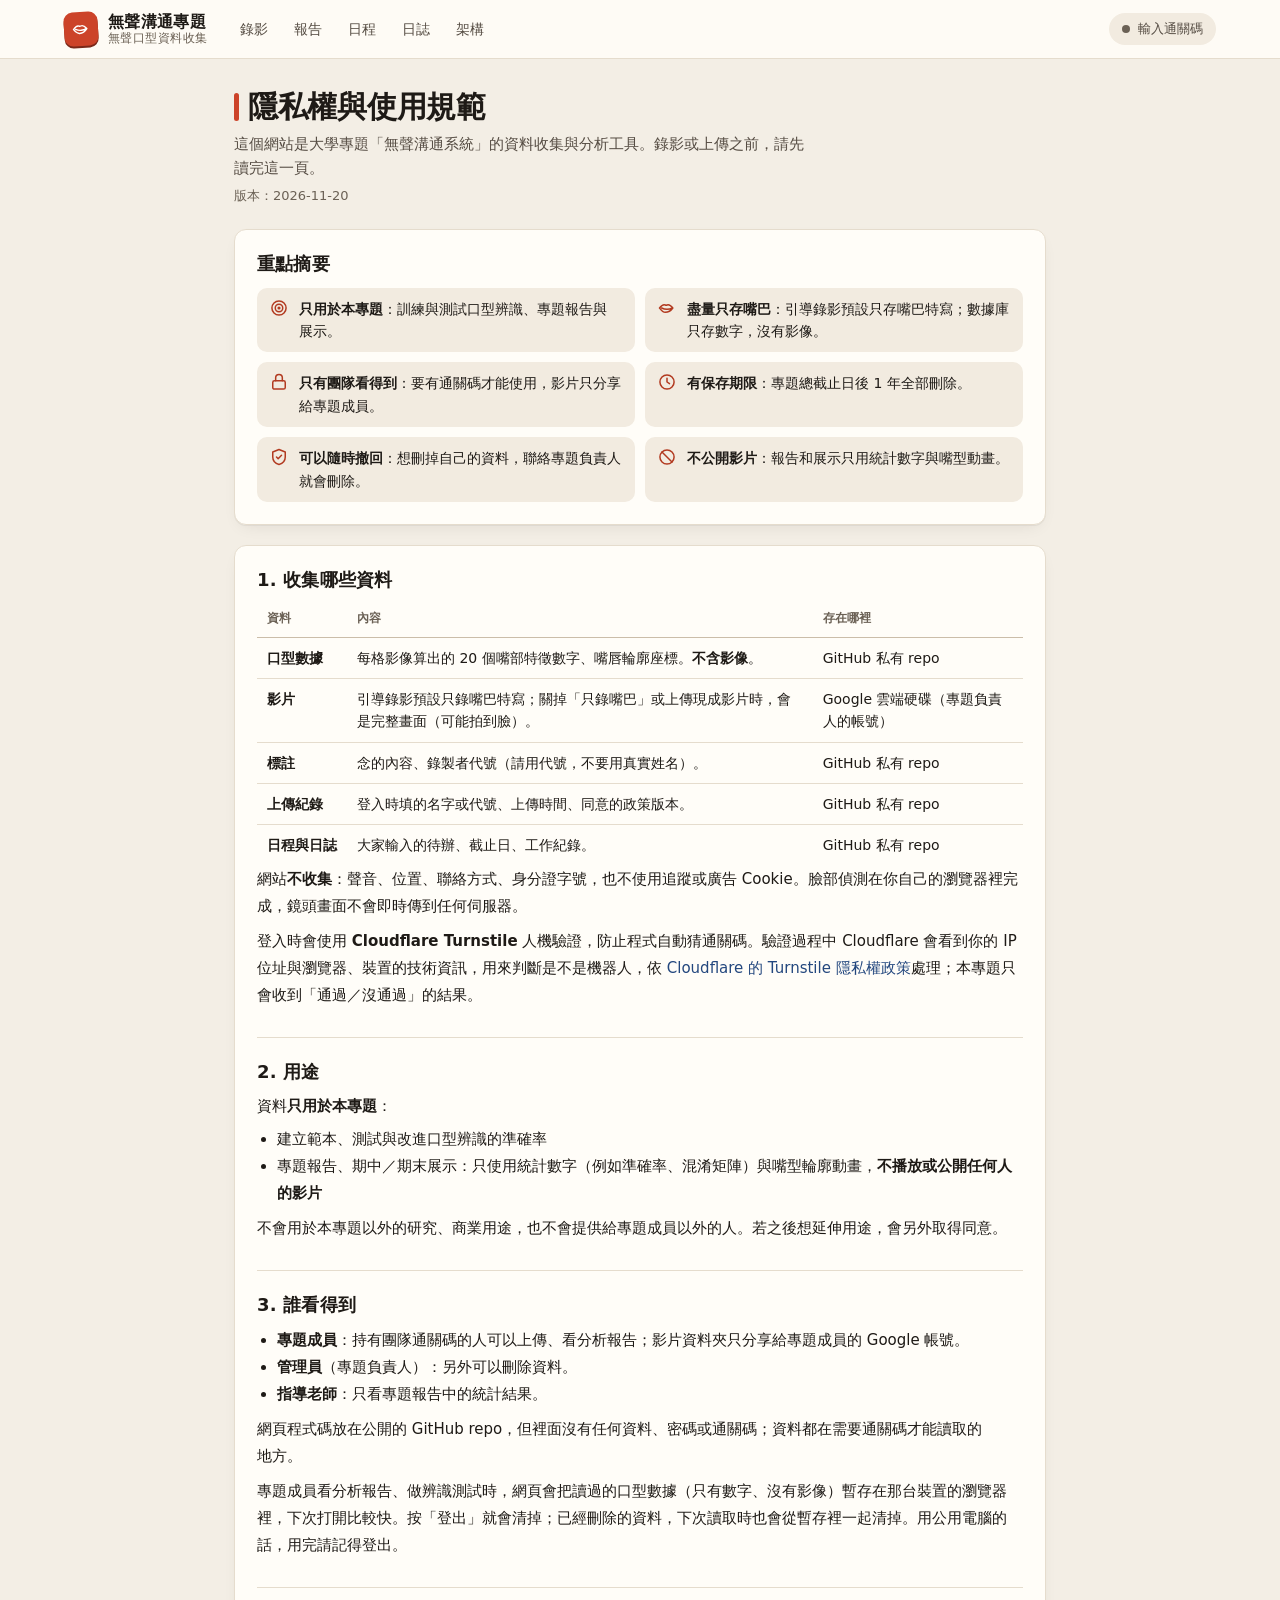
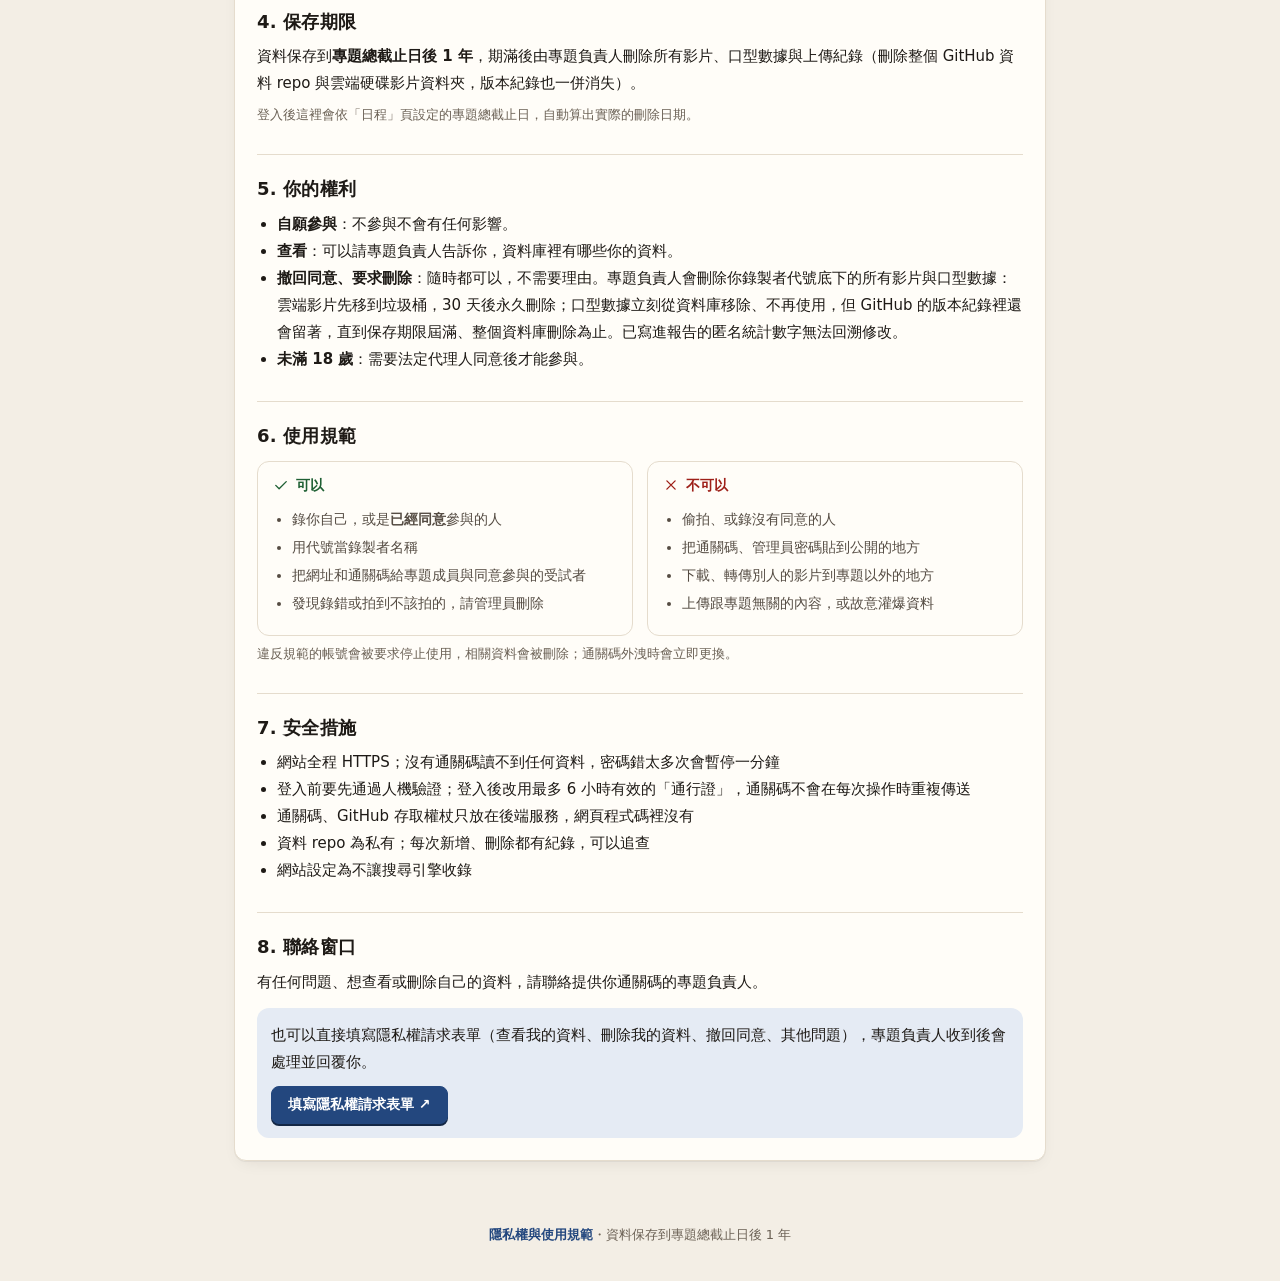
<file: privacy.html>
<!doctype html>
<html lang="zh-Hant">
<head>
<meta charset="utf-8">
<meta name="viewport" content="width=device-width, initial-scale=1, viewport-fit=cover">
<meta name="theme-color" content="#f3eee5">
<meta name="robots" content="noindex, nofollow, noarchive, nosnippet, noimageindex">
<meta name="googlebot" content="noindex, nofollow">
<meta name="referrer" content="strict-origin-when-cross-origin">
<title>隱私權與使用規範｜無聲溝通專題</title>
<link rel="stylesheet" href="assets/style.css">
</head>
<body>
<header id="appbar" class="appbar"></header>

<main class="container narrow">
  <div class="page-head">
    <div>
      <h1>隱私權與使用規範</h1>
      <p class="lede">這個網站是大學專題「無聲溝通系統」的資料收集與分析工具。錄影或上傳之前，請先讀完這一頁。</p>
      <p class="help" id="versionLine"></p>
    </div>
  </div>

  <section class="card policy-summary">
    <h2>重點摘要</h2>
    <ul class="summary-list">
      <li><span class="si" data-icon="target" data-icon-size="20"></span><div><strong>只用於本專題</strong>：訓練與測試口型辨識、專題報告與展示。</div></li>
      <li><span class="si" data-icon="lips" data-icon-size="20"></span><div><strong>盡量只存嘴巴</strong>：引導錄影預設只存嘴巴特寫；數據庫只存數字，沒有影像。</div></li>
      <li><span class="si" data-icon="lock" data-icon-size="20"></span><div><strong>只有團隊看得到</strong>：要有通關碼才能使用，影片只分享給專題成員。</div></li>
      <li><span class="si" data-icon="clock" data-icon-size="20"></span><div><strong>有保存期限</strong>：<span id="retentionShort">專題總截止日後 1 年</span>全部刪除。</div></li>
      <li><span class="si" data-icon="shield" data-icon-size="20"></span><div><strong>可以隨時撤回</strong>：想刪掉自己的資料，聯絡專題負責人就會刪除。</div></li>
      <li><span class="si" data-icon="ban" data-icon-size="20"></span><div><strong>不公開影片</strong>：報告和展示只用統計數字與嘴型動畫。</div></li>
    </ul>
  </section>

  <article class="card policy">
    <section id="collect">
      <h2>1. 收集哪些資料</h2>
      <table class="table policy-table">
        <thead><tr><th>資料</th><th>內容</th><th>存在哪裡</th></tr></thead>
        <tbody>
          <tr><td>口型數據</td><td>每格影像算出的 20 個嘴部特徵數字、嘴唇輪廓座標。<strong>不含影像</strong>。</td><td>GitHub 私有 repo</td></tr>
          <tr><td>影片</td><td>引導錄影預設只錄嘴巴特寫；關掉「只錄嘴巴」或上傳現成影片時，會是完整畫面（可能拍到臉）。</td><td>Google 雲端硬碟（專題負責人的帳號）</td></tr>
          <tr><td>標註</td><td>念的內容、錄製者代號（請用代號，不要用真實姓名）。</td><td>GitHub 私有 repo</td></tr>
          <tr><td>上傳紀錄</td><td>登入時填的名字或代號、上傳時間、同意的政策版本。</td><td>GitHub 私有 repo</td></tr>
          <tr><td>日程與日誌</td><td>大家輸入的待辦、截止日、工作紀錄。</td><td>GitHub 私有 repo</td></tr>
        </tbody>
      </table>
      <p>網站<strong>不收集</strong>：聲音、位置、聯絡方式、身分證字號，也不使用追蹤或廣告 Cookie。臉部偵測在你自己的瀏覽器裡完成，鏡頭畫面不會即時傳到任何伺服器。</p>
      <p>登入時會使用 <strong>Cloudflare Turnstile</strong> 人機驗證，防止程式自動猜通關碼。驗證過程中 Cloudflare 會看到你的 IP 位址與瀏覽器、裝置的技術資訊，用來判斷是不是機器人，依 <a href="https://www.cloudflare.com/turnstile-privacy-policy/" target="_blank" rel="noopener noreferrer">Cloudflare 的 Turnstile 隱私權政策</a>處理；本專題只會收到「通過／沒通過」的結果。</p>
    </section>

    <section id="purpose">
      <h2>2. 用途</h2>
      <p>資料<strong>只用於本專題</strong>：</p>
      <ul>
        <li>建立範本、測試與改進口型辨識的準確率</li>
        <li>專題報告、期中／期末展示：只使用統計數字（例如準確率、混淆矩陣）與嘴型輪廓動畫，<strong>不播放或公開任何人的影片</strong></li>
      </ul>
      <p>不會用於本專題以外的研究、商業用途，也不會提供給專題成員以外的人。若之後想延伸用途，會另外取得同意。</p>
    </section>

    <section id="access">
      <h2>3. 誰看得到</h2>
      <ul>
        <li><strong>專題成員</strong>：持有團隊通關碼的人可以上傳、看分析報告；影片資料夾只分享給專題成員的 Google 帳號。</li>
        <li><strong>管理員</strong>（專題負責人）：另外可以刪除資料。</li>
        <li><strong>指導老師</strong>：只看專題報告中的統計結果。</li>
      </ul>
      <p>網頁程式碼放在公開的 GitHub repo，但裡面沒有任何資料、密碼或通關碼；資料都在需要通關碼才能讀取的地方。</p>
      <p>專題成員看分析報告、做辨識測試時，網頁會把讀過的口型數據（只有數字、沒有影像）暫存在那台裝置的瀏覽器裡，下次打開比較快。按「登出」就會清掉；已經刪除的資料，下次讀取時也會從暫存裡一起清掉。用公用電腦的話，用完請記得登出。</p>
    </section>

    <section id="retention">
      <h2>4. 保存期限</h2>
      <p id="retentionText">資料保存到<strong>專題總截止日後 1 年</strong>，期滿後由專題負責人刪除所有影片、口型數據與上傳紀錄（刪除整個 GitHub 資料 repo 與雲端硬碟影片資料夾，版本紀錄也一併消失）。</p>
      <div class="retention-box" id="retentionBox" hidden>
        <div><span class="eyebrow">專題總截止日</span><strong id="rFinal">—</strong></div>
        <div><span class="eyebrow">資料刪除日</span><strong id="rDelete">—</strong></div>
        <div><span class="eyebrow">距離刪除</span><strong id="rLeft">—</strong></div>
      </div>
      <p class="help" id="retentionHint">登入後這裡會依「日程」頁設定的專題總截止日，自動算出實際的刪除日期。</p>
    </section>

    <section id="rights">
      <h2>5. 你的權利</h2>
      <ul>
        <li><strong>自願參與</strong>：不參與不會有任何影響。</li>
        <li><strong>查看</strong>：可以請專題負責人告訴你，資料庫裡有哪些你的資料。</li>
        <li><strong>撤回同意、要求刪除</strong>：隨時都可以，不需要理由。專題負責人會刪除你錄製者代號底下的所有影片與口型數據：雲端影片先移到垃圾桶，30 天後永久刪除；口型數據立刻從資料庫移除、不再使用，但 GitHub 的版本紀錄裡還會留著，直到保存期限屆滿、整個資料庫刪除為止。已寫進報告的匿名統計數字無法回溯修改。</li>
        <li><strong>未滿 18 歲</strong>：需要法定代理人同意後才能參與。</li>
      </ul>
    </section>

    <section id="rules">
      <h2>6. 使用規範</h2>
      <div class="dodont">
        <div>
          <h4><span data-icon="check">可以</span></h4>
          <ul>
            <li>錄你自己，或是<strong>已經同意</strong>參與的人</li>
            <li>用代號當錄製者名稱</li>
            <li>把網址和通關碼給專題成員與同意參與的受試者</li>
            <li>發現錄錯或拍到不該拍的，請管理員刪除</li>
          </ul>
        </div>
        <div>
          <h4><span data-icon="x">不可以</span></h4>
          <ul>
            <li>偷拍、或錄沒有同意的人</li>
            <li>把通關碼、管理員密碼貼到公開的地方</li>
            <li>下載、轉傳別人的影片到專題以外的地方</li>
            <li>上傳跟專題無關的內容，或故意灌爆資料</li>
          </ul>
        </div>
      </div>
      <p class="help">違反規範的帳號會被要求停止使用，相關資料會被刪除；通關碼外洩時會立即更換。</p>
    </section>

    <section id="security">
      <h2>7. 安全措施</h2>
      <ul>
        <li>網站全程 HTTPS；沒有通關碼讀不到任何資料，密碼錯太多次會暫停一分鐘</li>
        <li>登入前要先通過人機驗證；登入後改用最多 6 小時有效的「通行證」，通關碼不會在每次操作時重複傳送</li>
        <li>通關碼、GitHub 存取權杖只放在後端服務，網頁程式碼裡沒有</li>
        <li>資料 repo 為私有；每次新增、刪除都有紀錄，可以追查</li>
        <li>網站設定為不讓搜尋引擎收錄</li>
      </ul>
    </section>

    <section id="contact">
      <h2>8. 聯絡窗口</h2>
      <p id="contactText">有任何問題、想查看或刪除自己的資料，請聯絡提供你通關碼的專題負責人。</p>
      <div class="contact-form" id="contactForm" hidden>
        <p>也可以直接填寫隱私權請求表單（查看我的資料、刪除我的資料、撤回同意、其他問題），專題負責人收到後會處理並回覆你。</p>
        <a class="btn primary" id="contactFormLink" target="_blank" rel="noopener noreferrer">填寫隱私權請求表單 ↗</a>
      </div>
    </section>
  </article>

  <section class="card consent-status" id="consentStatus" hidden>
    <h2>你的同意狀態</h2>
    <p id="consentText"></p>
    <div class="actions"><button class="btn ghost danger" id="withdraw" type="button">撤回同意並登出</button></div>
  </section>
</main>

<script src="assets/config.js"></script>
<script src="assets/core.js"></script>
<script>
(function () {
  "use strict";
  const $ = (id) => document.getElementById(id);
  LR.mountHeader("privacy", { public: true });
  const P = LR.policy;

  $("versionLine").textContent = `版本：${P.version}`;
  const years = P.retentionYears;
  $("retentionShort").textContent = `專題總截止日後 ${years} 年`;
  $("retentionText").replaceChildren("資料保存到", Object.assign(document.createElement("strong"), { textContent: `專題總截止日後 ${years} 年` }),
    "，期滿後由專題負責人刪除所有影片、口型數據與上傳紀錄（刪除整個 GitHub 資料 repo 與雲端硬碟影片資料夾，版本紀錄也一併消失）。");
  if (P.contactFormUrl) {
    $("contactFormLink").href = P.contactFormUrl;
    $("contactForm").hidden = false;
  }

  async function showRetention() {
    if (!LR.api.ready()) return;
    try {
      const s = await LR.api.schedule();
      const f = s && s.final && /^\d{4}-\d{2}-\d{2}T\d{2}:\d{2}$/.test(s.final.at || "") ? new Date(s.final.at) : null;
      if (!f) { $("retentionHint").textContent = "專題總截止日還沒設定（管理員可以在「日程」頁設定），設定後這裡會顯示實際刪除日期。"; return; }
      const del = new Date(f); del.setFullYear(del.getFullYear() + years);
      const fmt = (d) => d.toLocaleDateString("zh-TW", { year: "numeric", month: "long", day: "numeric" });
      $("rFinal").textContent = fmt(f);
      $("rDelete").textContent = fmt(del);
      const days = Math.ceil((del - Date.now()) / 86400000);
      $("rLeft").textContent = days > 0 ? `${days} 天` : "已到期，應刪除";
      $("retentionBox").hidden = false;
      $("retentionHint").textContent = "依「日程」頁的專題總截止日自動計算。";
    } catch { /* 讀不到就維持文字說明 */ }
  }

  function showConsent() {
    const c = P.accepted();
    $("consentStatus").hidden = !LR.mode();
    if (!LR.mode()) return;
    $("consentText").textContent = c
      ? `你在 ${new Date(c.at).toLocaleString("zh-TW", { hour12: false })} 同意了 ${c.version} 版。`
      : "你還沒有同意目前版本的政策，回到其他頁面時會請你確認。";
  }
  $("withdraw").addEventListener("click", async () => {
    if (!(await LR.confirm({ title: "撤回同意？", body: ["撤回後會登出，之後不能再錄影或上傳。", "已經上傳的資料不會自動刪除，要刪除請用隱私權請求表單或聯絡專題負責人。"], ok: "撤回並登出", danger: true }))) return;
    P.withdraw();
    LR.settings.disconnect();
    LR.team.clear();
    LR.events.dispatchEvent(new Event("connection"));
    LR.toast("已撤回同意並登出", "info");
  });
  LR.events.addEventListener("connection", () => { showConsent(); showRetention(); });
  showConsent();
  showRetention();
})();
</script>
</body>
</html>
</file>
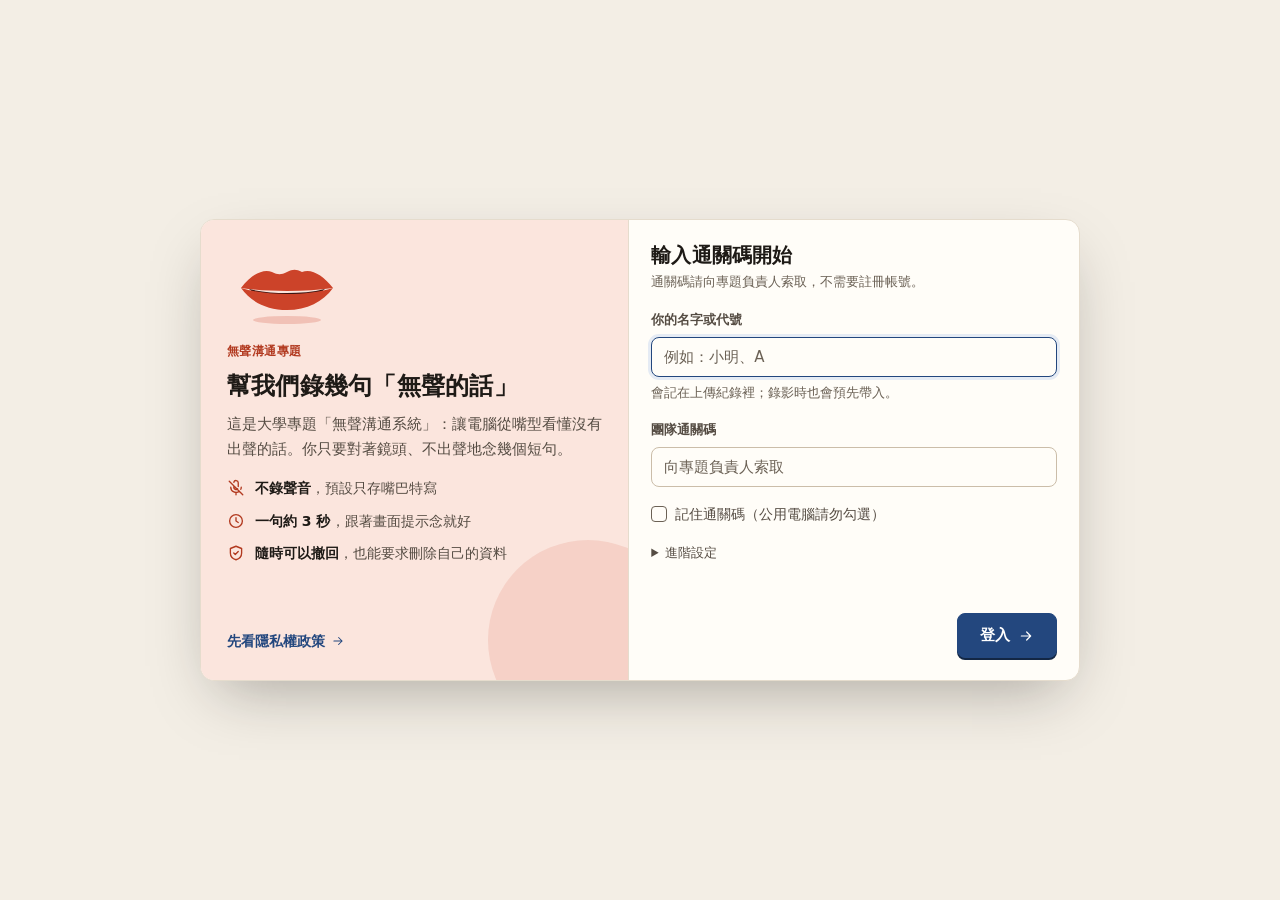
<file: report.html>
<!doctype html>
<html lang="zh-Hant">
<head>
<meta charset="utf-8">
<meta name="viewport" content="width=device-width, initial-scale=1, viewport-fit=cover">
<meta name="theme-color" content="#f3eee5">
<title>分析報告｜無聲溝通專題</title>
<meta name="robots" content="noindex, nofollow, noarchive, nosnippet, noimageindex">
<meta name="googlebot" content="noindex, nofollow">
<meta name="referrer" content="strict-origin-when-cross-origin">
<script>
  // 還沒登入就先把內容藏起來，等共用程式確認身分（避免畫面閃一下）
  try {
    var s = window.localStorage, ss = window.sessionStorage;
    if (!(s.getItem("lr-team") || ss.getItem("lr-team") || s.getItem("lr-token") || ss.getItem("lr-token")) || !s.getItem("lr-consent")) document.documentElement.classList.add("prelock");
  } catch (e) { document.documentElement.classList.add("prelock"); }
</script>
<link rel="stylesheet" href="assets/style.css">
</head>
<body>
<header id="appbar" class="appbar"></header>

<main class="container">
  <div class="page-head">
    <div>
      <h1>分析報告</h1>
      <p class="lede" id="sourceLine">讀取資料庫裡全部樣本，計算辨識準確率與容易搞混的內容。</p>
    </div>
    <div class="head-actions">
      <button class="btn" id="loadLocal">讀取本機資料夾</button>
      <input type="file" id="localInput" webkitdirectory multiple hidden>
      <button class="btn" id="reload">重新整理</button>
      <details class="menu" id="exportMenu">
        <summary class="btn primary" id="exportBtn" aria-disabled="true">匯出 ▾</summary>
        <div class="menu-list" role="menu">
          <button type="button" role="menuitem" data-export="samples">樣本清單（CSV）<small>每段的內容、錄製者、結果，Excel 可開</small></button>
          <button type="button" role="menuitem" data-export="matrix">混淆矩陣（CSV）<small>目前選的評估方式</small></button>
          <button type="button" role="menuitem" data-export="accuracy">各內容／錄製者準確率（CSV）</button>
          <hr>
          <button type="button" role="menuitem" data-export="md">報告（Markdown 檔）<small>可貼進 Word、Notion、HackMD</small></button>
          <button type="button" role="menuitem" data-export="copy">複製報告到剪貼簿</button>
          <button type="button" role="menuitem" data-export="print">列印／存成 PDF</button>
          <hr>
          <button type="button" role="menuitem" data-export="json">全部原始資料（JSON）<small>備份用，可用「讀取本機資料夾」載回</small></button>
        </div>
      </details>
    </div>
  </div>

  <section class="card empty" id="emptyState" hidden>
    <div class="empty-icon" aria-hidden="true">
      <svg width="26" height="26" viewBox="0 0 24 24" fill="none" stroke="currentColor" stroke-width="1.7" stroke-linecap="round" stroke-linejoin="round"><path d="M4 19V5m0 14h16M8 15v-4m4 4V8m4 7v-6"/></svg>
    </div>
    <h2 id="emptyTitle">還沒有資料來源</h2>
    <p id="emptyText">輸入團隊通關碼讀取大家上傳的樣本，或選擇從資料 repo 下載的 data/samples 資料夾。</p>
    <div class="actions">
      <button class="btn primary" id="emptyConnect">輸入通關碼</button>
      <button class="btn" id="emptyLocal">讀取本機資料夾</button>
    </div>
  </section>

  <section class="card progress-card" id="progressBox" hidden>
    <div class="progress-label" id="progLabel">準備中…</div>
    <div class="meter"><div class="meter-bar" id="progBar"></div></div>
  </section>

  <div class="report-stack" id="report" hidden>
    <section class="kpis" id="kpis" aria-label="重點數字"></section>
    <div class="below-note" id="belowNote" role="status" hidden><span data-icon="alert"></span><span id="belowText"></span></div>

    <!-- 報告很長：頁內目錄，捲動時標出目前的區塊（U9） -->
    <nav class="toc" id="toc" aria-label="報告區塊">
      <a href="#secAcc">準確率</a>
      <a href="#lipSection">嘴型重播</a>
      <a href="#secData">資料集</a>
      <a href="#secUsage">使用統計</a>
      <a href="#secList">樣本清單</a>
    </nav>

    <section class="card reveal" id="secAcc">
      <div class="card-h row">
        <div>
          <h2>辨識準確率</h2>
          <p id="evalDesc"></p>
        </div>
        <div class="seg" role="tablist" aria-label="評估方式" id="modeSeg">
          <button role="tab" data-mode="loo" aria-selected="true">留一法</button>
          <button role="tab" data-mode="cross" aria-selected="false">跨錄製者</button>
        </div>
      </div>
      <div id="evalEmpty" class="empty-line" hidden></div>
      <div class="eval-grid" id="evalBody">
        <div>
          <h3 class="subh">混淆矩陣</h3>
          <p class="help">列是實際念的、欄是系統判斷的。格子顏色是該列的占比，粗框是答對的格子。</p>
          <div class="table-wrap"><table class="heat" id="heat"></table></div>
          <div class="legend" id="heatLegend"></div>
        </div>
        <div class="stack">
          <h3 class="subh">各內容準確率（由低到高）</h3>
          <div class="hbars" id="labelAcc"></div>
          <h3 class="subh">最常搞混</h3>
          <ul class="confusions" id="confusions"></ul>
          <h3 class="subh">各錄製者準確率</h3>
          <div class="hbars" id="speakerAcc"></div>
        </div>
      </div>
      <p class="note">比對方法：每格取 20 維嘴部特徵，扣掉開頭靜止嘴型後，用 DTW 找最接近的範本（1-NN）。特徵標準化係數用全部樣本計算。</p>
    </section>

    <section class="card reveal" id="lipSection">
      <div class="card-h">
        <h2>嘴型重播</h2>
        <p>把抓到的嘴唇輪廓做成動畫，兩段並排比較。虛線是開頭閉嘴時的輪廓。按「最常搞混」旁的「比較嘴型」會自動帶入。</p>
      </div>
      <div class="players">
        <div class="player" id="playerA"></div>
        <div class="player" id="playerB"></div>
      </div>
      <div class="player-controls">
        <button class="btn primary" id="lipPlay" type="button">▶ 同時播放</button>
        <button class="btn" id="lipRestart" type="button">從頭開始</button>
        <div class="seg" role="group" aria-label="播放速度" id="lipSpeed">
          <button type="button" data-speed="0.25" aria-selected="false">0.25×</button>
          <button type="button" data-speed="0.5" aria-selected="true">0.5×</button>
          <button type="button" data-speed="1" aria-selected="false">1×</button>
        </div>
      </div>
    </section>

    <section class="card reveal" id="secData">
      <div class="card-h">
        <h2>資料集概況</h2>
        <p>每種內容收集了幾段、由誰錄的。少於 5 段的格子標 ▲，建議補錄。</p>
      </div>
      <div class="two-col">
        <div>
          <h3 class="subh">各內容的樣本數</h3>
          <div class="hbars" id="countBars"></div>
        </div>
        <div>
          <h3 class="subh">內容 × 錄製者</h3>
          <div class="table-wrap"><table class="table matrix" id="coverage"></table></div>
        </div>
      </div>
    </section>

    <section class="card reveal" id="secUsage">
      <div class="card-h">
        <h2>使用統計</h2>
        <p>系統被用了多少：誰在上傳、哪幾天比較活躍、資料有沒有同意紀錄。</p>
      </div>
      <div class="usage-tiles" id="usageTiles"></div>
      <div class="two-col" style="margin-top:18px">
        <div>
          <h3 class="subh" id="dailyTitle">最近 30 天每日上傳數</h3>
          <div class="vbars" id="dailyBars" role="img" aria-label="最近 30 天每日上傳數長條圖"></div>
          <div class="vbars-axis" id="dailyAxis"></div>
        </div>
        <div>
          <h3 class="subh">各上傳者</h3>
          <div class="hbars" id="uploaderBars"></div>
        </div>
      </div>
    </section>

    <section class="card reveal" id="secList">
      <div class="card-h row">
        <div>
          <h2>樣本清單</h2>
          <p>「結果」欄是目前評估方式下這段的判斷。存在雲端的影片可直接播放；舊影片可按「連結影片資料夾」從電腦讀取。</p>
        </div>
        <div class="filters">
          <select class="input" id="fLabel" aria-label="篩選內容"></select>
          <select class="input" id="fSpeaker" aria-label="篩選錄製者"></select>
          <select class="input" id="fResult" aria-label="篩選結果">
            <option value="">全部結果</option>
            <option value="bad">只看判錯</option>
            <option value="ok">只看答對</option>
          </select>
          <button class="btn sm" id="linkVideos">連結影片資料夾</button>
          <button class="btn sm danger" id="deleteSpeaker" hidden>刪除這位錄製者的全部資料</button>
          <input type="file" id="videoFolder" webkitdirectory multiple hidden>
        </div>
      </div>
      <div class="table-wrap">
        <table class="table">
          <thead><tr>
            <th>內容</th><th>錄製者</th><th>影片</th><th class="num">長度</th><th class="num">漏抓</th><th>上傳者</th><th>時間</th><th>結果</th><th></th>
          </tr></thead>
          <tbody id="sampleBody"></tbody>
        </table>
      </div>
      <p class="note" id="sampleNote"></p>
    </section>
  </div>
</main>

<dialog class="dialog video-dlg" id="videoDlg" aria-labelledby="videoTitle">
  <div class="dialog-body">
    <div class="card-h row">
      <div>
        <h2 id="videoTitle">影片</h2>
        <p class="help" id="videoSub"></p>
      </div>
      <button class="btn ghost sm" id="videoClose" type="button">關閉</button>
    </div>
    <div class="dlg-grid">
      <div id="videoSlot"></div>
      <div><canvas class="lipcanvas" id="dlgLip"></canvas></div>
    </div>
    <div class="actions" style="margin-top:12px">
      <a class="btn sm" id="videoOpen" target="_blank" rel="noopener noreferrer" hidden>在 Google 雲端開啟</a>
    </div>
  </div>
</dialog>

<script src="assets/config.js"></script>
<script src="assets/core.js"></script>
<script>
(function () {
  "use strict";
  const { el, toast, pct } = LR;
  const $ = (id) => document.getElementById(id);
  LR.mountHeader("report", { autoOpen: true });
  LR.initTooltip();

  const S = {
    samples: [], source: "", fromGitHub: false, D: null, results: { loo: [], cross: [] }, mode: "loo",
    videos: new Map(), labels: [], speakers: [], busy: false, speed: 0.5,
  };
  const m0 = LR.store.get("sessionStorage", "lr-mode");
  if (m0 === "cross" || m0 === "loo") S.mode = m0;

  const DESC = {
    loo: "每次拿出一段當測試，其他全部當範本（包含同一位錄製者的其他錄影）。對應「使用者先錄好自己的範本」的情境。",
    cross: "測試某位錄製者時，只用其他錄製者的範本。對應「新使用者沒錄範本就直接用」的情境，通常會明顯比較低。",
  };
  const NAME = { loo: "留一法", cross: "跨錄製者" };
  const animate = () => !LR.reducedMotion();

  // ───────── 狀態切換 ─────────
  function show(which) {
    $("emptyState").hidden = which !== "empty";
    $("progressBox").hidden = which !== "progress";
    $("report").hidden = which !== "report";
    $("exportBtn").setAttribute("aria-disabled", String(which !== "report"));
    if (which !== "report") $("exportMenu").open = false;
  }
  function progress(frac, label) {
    show("progress");
    $("progBar").style.width = (Math.max(0, Math.min(1, frac)) * 100).toFixed(1) + "%";
    $("progLabel").textContent = label;
  }
  function empty(title, text) { $("emptyTitle").textContent = title; $("emptyText").textContent = text; show("empty"); }

  // ───────── 讀資料 ─────────
  async function loadFromGitHub() {
    if (!LR.gh.connected()) {
      empty("還沒有資料來源", "輸入團隊通關碼讀取大家上傳的樣本，或選擇從資料 repo 下載的 data/samples 資料夾。");
      return;
    }
    if (S.busy) return;
    S.busy = true;
    try {
      progress(0, "從 GitHub 讀取樣本清單…");
      const s = LR.settings.get();
      const r = await LR.gh.loadSamples((d, n) => progress(0.25 * d / n, `從 GitHub 讀取樣本 ${d} / ${n}`));
      if (r.bad) toast(`有 ${r.bad} 筆樣本格式不正確，已略過`, "warn");
      S.samples = r.samples;
      S.fromGitHub = true;
      S.source = LR.mode() === "team" ? "團隊資料庫" : `GitHub ${s.owner}/${s.repo}（${s.branch} 分支）`;
      await analyze(0.25);
    } catch (e) {
      toast(e.message, "bad", 8000);
      empty("讀取失敗", e.message);
    } finally { S.busy = false; }
  }

  async function loadLocal(files) {
    if (S.busy) { toast("正在讀取資料，請等這次讀完再試一次", "warn"); return; }
    S.busy = true;
    try {
      progress(0, "讀取本機檔案…");
      const r = await LR.readSampleFiles(files);
      if (r.bad) toast(`有 ${r.bad} 個檔案格式不正確，已略過`, "warn");
      S.samples = r.samples;
      S.fromGitHub = false;
      S.source = `本機資料夾（${r.samples.length} 段樣本）`;
      await analyze(0);
    } catch (e) {
      toast(e.message, "bad");
      empty("讀取失敗", e.message);
    } finally { S.busy = false; }
  }

  async function analyze(start) {
    $("sourceLine").textContent = "資料來源：" + S.source;
    if (!S.samples.length) { empty("資料庫還沒有樣本", "到「錄影」頁錄第一段影片後，這裡就會出現分析結果。"); return; }
    const count = new Map();
    for (const s of S.samples) count.set(s.label, (count.get(s.label) || 0) + 1);
    S.labels = [...count.entries()].sort((a, b) => b[1] - a[1] || a[0].localeCompare(b[0], "zh-Hant")).map((x) => x[0]);
    S.speakers = [...new Set(S.samples.map((s) => s.speaker).filter(Boolean))].sort((a, b) => a.localeCompare(b, "zh-Hant"));
    const w = LR.weights(S.samples);
    S.D = await LR.distanceMatrix(S.samples, w, (f) => progress(start + (1 - start) * f, `計算口型相似度 ${Math.round(f * 100)}%`));
    S.results.loo = LR.evaluate(S.samples, S.D, "loo");
    S.results.cross = LR.evaluate(S.samples, S.D, "cross");
    show("report");
    renderAll();
  }

  // ───────── 動畫小工具 ─────────
  function countUp(node, to, fmt, delay) {
    if (!Number.isFinite(to) || !animate()) { node.textContent = fmt(to); return; }
    const dur = 1000, t0 = performance.now() + (delay || 0);
    node.textContent = fmt(0);
    const step = (now) => {
      const t = Math.min(1, Math.max(0, (now - t0) / dur));
      const e = 1 - Math.pow(1 - t, 3);
      node.textContent = fmt(to * e);
      if (t < 1) requestAnimationFrame(step); else node.textContent = fmt(to);
    };
    requestAnimationFrame(step);
  }
  function growBars(container) {
    const fills = [...container.querySelectorAll(".fill[data-w]")];
    if (!animate()) { fills.forEach((f) => (f.style.width = f.dataset.w)); return; }
    fills.forEach((f, i) => { f.classList.add("grow"); f.style.transitionDelay = `${Math.min(i * 45, 600)}ms`; f.style.width = "0"; });
    requestAnimationFrame(() => requestAnimationFrame(() => fills.forEach((f) => (f.style.width = f.dataset.w))));
  }
  const io = "IntersectionObserver" in window
    ? new IntersectionObserver((ents) => ents.forEach((e) => { if (e.isIntersecting) { e.target.classList.add("in"); io.unobserve(e.target); } }), { threshold: 0.08 })
    : null;
  function reveal() {
    document.querySelectorAll(".reveal:not(.in)").forEach((n) => (io && animate() ? io.observe(n) : n.classList.add("in")));
  }

  // ───────── 繪製 ─────────
  function renderAll() {
    renderKpis();
    renderEval();
    renderDataset();
    renderUsage();
    renderFilters();
    renderSamples();
    setupPlayers();
    reveal();
  }

  // ───────── 使用統計 ─────────
  function dayKey(d) { return `${d.getFullYear()}-${String(d.getMonth() + 1).padStart(2, "0")}-${String(d.getDate()).padStart(2, "0")}`; }
  function renderUsage() {
    const dated = S.samples.filter((s) => Number.isFinite(Date.parse(s.createdAt)));
    const byDay = new Map(), byUser = new Map();
    for (const s of dated) {
      const k = dayKey(new Date(s.createdAt));
      byDay.set(k, (byDay.get(k) || 0) + 1);
      const u = s.createdBy || "（未記錄）";
      byUser.set(u, (byUser.get(u) || 0) + 1);
    }
    const now = Date.now();
    const last7 = dated.filter((s) => now - Date.parse(s.createdAt) < 7 * 86400000).length;
    const withConsent = S.samples.filter((s) => s.consent).length;
    const first = dated.length ? new Date(Math.min(...dated.map((s) => Date.parse(s.createdAt)))) : null;
    const tile = (label, value, sub) => el("div", { class: "utile" }, el("div", { class: "kpi-label", text: label }), el("div", { class: "utile-v", text: value }), el("div", { class: "kpi-sub", text: sub }));
    $("usageTiles").replaceChildren(
      tile("上傳過的人", String(byUser.size), "依登入時填的名字"),
      tile("有上傳的天數", String(byDay.size), first ? `從 ${first.toLocaleDateString("zh-TW")} 開始` : "—"),
      tile("近 7 天上傳", String(last7), "段"),
      tile("有同意紀錄", `${withConsent} / ${S.samples.length}`, withConsent < S.samples.length ? "較早的樣本沒有記錄" : "全部都有"));

    // 最近 30 天每日長條（單一系列、從 0 起算）
    const days = [];
    for (let i = 29; i >= 0; i--) { const d = new Date(now - i * 86400000); days.push({ k: dayKey(d), d, n: byDay.get(dayKey(d)) || 0 }); }
    const max = Math.max(1, ...days.map((x) => x.n));
    const total30 = days.reduce((a, b) => a + b.n, 0);
    $("dailyTitle").textContent = `最近 30 天每日上傳數（共 ${total30} 段）`;
    $("dailyBars").replaceChildren(...days.map((x, i) => el("div", {
      class: "vbar", tabindex: "0", "data-tip": `${x.d.getMonth() + 1}/${x.d.getDate()}（${"日一二三四五六"[x.d.getDay()]}）\n上傳 ${x.n} 段`,
    }, el("span", { class: "vfill", style: `height:${(x.n / max * 100).toFixed(1)}%;transition-delay:${i * 15}ms` }))));
    const ax = $("dailyAxis");
    ax.replaceChildren(el("span", { text: `${days[0].d.getMonth() + 1}/${days[0].d.getDate()}` }), el("span", { text: `最多 ${max} 段` }), el("span", { text: "今天" }));
    const ub = [...byUser.entries()].sort((a, b) => b[1] - a[1]);
    const umax = Math.max(1, ...ub.map((x) => x[1]));
    $("uploaderBars").replaceChildren(...ub.slice(0, 12).map(([u, n]) => hbar(u, n / umax, `${n} 段`, `${u}：上傳 ${n} 段`)));
    growBars($("uploaderBars"));
  }

  function renderKpis() {
    const loo = LR.summarize(S.results.loo, S.labels);
    const cross = LR.summarize(S.results.cross, S.labels);
    const chance = S.labels.length ? 1 / S.labels.length : NaN;
    const int = (x) => String(Math.round(x));
    const p1 = (x) => (Number.isFinite(x) ? (x * 100).toFixed(1) + "%" : "—");
    const tiles = [
      ["樣本", S.samples.length, int, "段影片"],
      ["內容種類", S.labels.length, int, `隨機猜的準確率約 ${pct(chance)}`],
      ["錄製者", S.speakers.length, int, S.speakers.length ? S.speakers.join("、") : "尚未填寫代號"],
      ["留一法準確率", loo.acc, p1, loo.n ? `${loo.hit} / ${loo.n} 段答對` : "每種內容至少要 2 段", true],
      ["跨錄製者準確率", cross.acc, p1, cross.n ? `${cross.hit} / ${cross.n} 段答對` : "需要 2 位以上錄製者念同一內容", true],
    ];
    const below = (sum) => sum.n > 0 && Number.isFinite(chance) && sum.acc <= chance;
    const lowLoo = below(loo), lowCross = below(cross);
    $("kpis").replaceChildren(...tiles.map(([label, value, fmt, sub, hero], i) => {
      const v = el("div", { class: "kpi-value" });
      const isLow = (i === 3 && lowLoo) || (i === 4 && lowCross);
      const node = el("div", { class: "kpi reveal" + (hero ? " hero" : "") + (isLow ? " below" : ""), style: `transition-delay:${i * 70}ms` },
        el("div", { class: "kpi-label", text: label }), v, el("div", { class: "kpi-sub", text: sub }));
      countUp(v, value, fmt, i * 70);
      return node;
    }));
    const which = [lowLoo ? "留一法" : "", lowCross ? "跨錄製者" : ""].filter(Boolean).join("、");
    $("belowNote").hidden = !which;
    $("belowText").textContent = which
      ? `${which}的準確率沒有比亂猜（約 ${pct(chance)}）好。常見原因：每句的樣本太少（建議每句至少 5 段）、錄法不一致（閉嘴時機、距離），或標註錯誤。可以先看下面的「資料集概況」和「最常搞混」。`
      : "";
  }

  // 頁內目錄：標出目前看到的區塊
  (function () {
    const links = [...document.querySelectorAll("#toc a")];
    if (!("IntersectionObserver" in window)) return;
    const io = new IntersectionObserver((entries) => {
      for (const en of entries) if (en.isIntersecting) links.forEach((a) => a.classList.toggle("on", a.getAttribute("href") === "#" + en.target.id));
    }, { rootMargin: "-30% 0px -60% 0px" });
    links.forEach((a) => { const t = document.querySelector(a.getAttribute("href")); if (t) io.observe(t); });
  })();

  function hbar(name, frac, valText, tip) {
    return el("div", { class: "hbar" },
      el("span", { class: "name", title: name, text: name }),
      el("span", { class: "track", tabindex: "0", "data-tip": tip },
        el("span", { class: "fill", "data-w": `${(Math.max(0, frac) * 100).toFixed(1)}%`, style: `width:${(Math.max(0, frac) * 100).toFixed(1)}%` })),
      el("span", { class: "val", text: valText }));
  }

  function evalLabels(sum) {
    const used = new Set();
    S.results[S.mode].forEach((r) => { used.add(r.truth); used.add(r.pred); });
    return S.labels.filter((l) => used.has(l));
  }

  function renderEval() {
    for (const b of $("modeSeg").querySelectorAll("button")) b.setAttribute("aria-selected", String(b.dataset.mode === S.mode));
    $("evalDesc").textContent = DESC[S.mode];
    const results = S.results[S.mode];
    const sum = LR.summarize(results, S.labels);
    if (!results.length) {
      $("evalBody").hidden = true;
      $("evalEmpty").hidden = false;
      $("evalEmpty").textContent = S.mode === "loo"
        ? "還不能評估：每種內容至少要有 2 段樣本。"
        : "還不能評估：需要至少 2 位錄製者念過相同的內容（記得在前台填錄製者代號）。";
      return;
    }
    $("evalBody").hidden = false;
    $("evalEmpty").hidden = true;

    const labels = evalLabels(sum);
    const idx = labels.map((l) => S.labels.indexOf(l));
    const M = sum.matrix;
    const head = el("tr", null, el("th", { class: "corner", text: "實際 ＼ 判斷" }),
      ...labels.map((l) => el("th", { scope: "col", title: l, text: l })), el("th", { scope: "col", text: "準確率" }));
    const rows = idx.map((i, ri) => {
      const rowN = M[i].reduce((a, b) => a + b, 0);
      const cells = idx.map((j, cj) => {
        const v = M[i][j];
        const share = rowN ? v / rowN : 0;
        const step = v ? Math.max(1, Math.ceil(share * 6)) : 0;
        const td = el("td", {
          class: [step ? "s" + step : "", i === j ? "diag" : "", animate() ? "pop" : ""].filter(Boolean).join(" "),
          tabindex: "0", "data-tip": `實際「${labels[ri]}」→ 判成「${labels[cj]}」\n${v} 次（占該列 ${pct(share)}）`, text: v ? String(v) : "·",
        });
        if (animate()) td.style.animationDelay = `${(ri + cj) * 35}ms`;
        return td;
      });
      return el("tr", null, el("th", { scope: "row", title: labels[ri], text: labels[ri] }), ...cells,
        el("td", { class: "acc", text: rowN ? pct(M[i][i] / rowN) : "—" }));
    });
    $("heat").replaceChildren(el("thead", null, head), el("tbody", null, rows));
    $("heatLegend").replaceChildren(
      el("span", { text: "占比低" }),
      el("span", { class: "ramp" }, ...[1, 2, 3, 4, 5, 6].map((k) => el("span", { style: `background:var(--seq-${k})` }))),
      el("span", { text: "高" }),
      el("span", { style: "margin-left:12px", class: "diag-key" }),
      el("span", { text: "答對的格子" }));

    const perLabel = sum.perLabel.slice().sort((a, b) => a.hit / a.n - b.hit / b.n || b.n - a.n);
    $("labelAcc").replaceChildren(...perLabel.map((p) =>
      hbar(p.key, p.hit / p.n, `${pct(p.hit / p.n)}（${p.hit}/${p.n}）`, `${p.key}\n答對 ${p.hit} / ${p.n} 段（${pct(p.hit / p.n, 1)}）`)));
    growBars($("labelAcc"));

    const conf = sum.confusions.slice(0, 6);
    $("confusions").replaceChildren(...(conf.length ? conf.map((c) => {
      const b = el("button", { class: "btn ghost sm", type: "button", text: "比較嘴型" });
      b.addEventListener("click", () => compare(c.truth, c.pred));
      return el("li", null,
        el("span", null, "「", el("strong", { text: c.truth }), "」被判成「", el("strong", { text: c.pred }), "」"),
        el("span", { class: "cnt" }, `${c.count} 次・${pct(c.share)}`, b));
    }) : [el("li", { text: "目前沒有判錯的樣本" })]));

    const perSpk = sum.perSpeaker.slice().sort((a, b) => a.key.localeCompare(b.key, "zh-Hant"));
    $("speakerAcc").replaceChildren(...perSpk.map((p) =>
      hbar(p.key, p.hit / p.n, `${pct(p.hit / p.n)}（${p.hit}/${p.n}）`, `錄製者 ${p.key}\n答對 ${p.hit} / ${p.n} 段（${pct(p.hit / p.n, 1)}）`)));
    growBars($("speakerAcc"));
  }

  function renderDataset() {
    const byLabel = new Map();
    for (const s of S.samples) {
      const m = byLabel.get(s.label) || new Map();
      const k = s.speaker || "（未填）";
      m.set(k, (m.get(k) || 0) + 1);
      byLabel.set(s.label, m);
    }
    const total = (l) => [...byLabel.get(l).values()].reduce((a, b) => a + b, 0);
    const max = Math.max(...S.labels.map(total));
    $("countBars").replaceChildren(...S.labels.map((l) => {
      const n = total(l);
      const tip = `${l}：共 ${n} 段\n` + [...byLabel.get(l).entries()].map(([k, v]) => `錄製者 ${k}：${v} 段`).join("\n");
      return hbar(l, n / max, `${n} 段${n < 5 ? " ▲" : ""}`, tip);
    }));
    growBars($("countBars"));

    const spk = [...S.speakers];
    if (S.samples.some((s) => !s.speaker)) spk.push("（未填）");
    const head = el("tr", null, el("th", { text: "內容" }), ...spk.map((k) => el("th", { text: k })), el("th", { text: "合計" }));
    const rows = S.labels.map((l) => {
      const m = byLabel.get(l);
      return el("tr", null, el("td", { text: l }),
        ...spk.map((k) => {
          const v = m.get(k) || 0;
          return el("td", { class: v === 0 ? "zero" : v < 5 ? "low" : "", title: v && v < 5 ? "少於 5 段，建議補錄" : null, text: v === 0 ? "—" : v < 5 ? `▲ ${v}` : String(v) });
        }),
        el("td", { class: "total", text: String(total(l)) }));
    });
    $("coverage").replaceChildren(el("thead", null, head), el("tbody", null, rows));
  }

  function renderFilters() {
    const keep = (sel, opts, allText) => {
      const cur = sel.value;
      sel.replaceChildren(el("option", { value: "", text: allText }), ...opts.map((o) => el("option", { value: o, text: o })));
      sel.value = opts.includes(cur) ? cur : "";
    };
    keep($("fLabel"), S.labels, "全部內容");
    keep($("fSpeaker"), S.speakers, "全部錄製者");
  }

  function resultMap() { return new Map(S.results[S.mode].map((r) => [r.sample.id, r])); }

  function renderSamples() {
    const res = resultMap();
    const fl = $("fLabel").value, fs = $("fSpeaker").value, fr = $("fResult").value;
    // 管理員選了某位錄製者時，可以一次刪除他的全部資料（對應「要求刪除我的資料」）
    const nSpk = fs ? S.samples.filter((s) => s.speaker === fs).length : 0;
    $("deleteSpeaker").hidden = !(fs && S.fromGitHub && LR.gh.canDelete());
    $("deleteSpeaker").textContent = `刪除錄製者「${fs}」的全部 ${nSpk} 段`;
    let list = S.samples.filter((s) => (!fl || s.label === fl) && (!fs || s.speaker === fs));
    if (fr) list = list.filter((s) => { const r = res.get(s.id); return r && (fr === "ok" ? r.correct : !r.correct); });
    list.sort((a, b) => (b.createdAt || "").localeCompare(a.createdAt || ""));
    const LIMIT = 300;
    $("sampleBody").replaceChildren(...list.slice(0, LIMIT).map((s) => {
      const r = res.get(s.id);
      const result = !r ? el("span", { class: "res-none", text: "— 未評估" })
        : r.correct ? el("span", { class: "res-ok", text: "✓ 正確" })
        : el("span", { class: "res-bad", text: `✗ 判成「${r.pred}」` });
      const q = s.quality || {};
      const miss = q.frames ? q.missed / q.frames : NaN;
      const where = s.video.driveId ? `雲端：${s.video.folder ? s.video.folder + "/" : ""}${s.video.name}` : (s.video.name || "—");
      const view = el("button", { class: "btn ghost sm", type: "button", text: "檢視" });
      view.addEventListener("click", () => openSample(s));
      const del = S.fromGitHub && LR.gh.canDelete() ? el("button", { class: "btn ghost sm danger", type: "button", text: "刪除" }) : null;
      if (del) del.addEventListener("click", () => removeSample(s));
      return el("tr", null,
        el("td", { text: s.label }),
        el("td", { text: s.speaker || "—" }),
        el("td", { class: "file", title: s.video.path || s.video.name, text: where }),
        el("td", { class: "num", text: Number.isFinite(q.duration) ? q.duration.toFixed(1) + " 秒" : "—" }),
        el("td", { class: "num", text: Number.isFinite(miss) ? pct(miss) : "—" }),
        el("td", { text: s.createdBy || "—" }),
        el("td", { text: LR.fmtDate(s.createdAt) }),
        el("td", null, result),
        el("td", { style: "white-space:nowrap" }, view, del));
    }));
    $("sampleNote").textContent = list.length > LIMIT ? `共 ${list.length} 段，只顯示最新的 ${LIMIT} 段，請用上方篩選。` : `共 ${list.length} 段`;
  }

  // ───────── 嘴型重播 ─────────
  const players = {};
  function buildPlayer(key, title) {
    const box = $("player" + key);
    const selL = el("select", { class: "input", "aria-label": `${title}：內容` });
    const selS = el("select", { class: "input", "aria-label": `${title}：哪一段` });
    const canvas = el("canvas", { class: "lipcanvas", role: "img", "aria-label": `${title}嘴型動畫` });
    const bar = el("span");
    const counter = el("span", { text: "—" });
    const name = el("div", { class: "player-title", text: title });
    box.replaceChildren(name, el("div", { class: "player-h" }, selL, selS), canvas,
      el("div", { class: "player-foot" }, el("div", { class: "player-progress" }, bar), counter));
    const p = new LR.LipPlayer(canvas);
    p.speed = S.speed;
    p.onTick = (i, n) => { bar.style.width = n ? `${(i / Math.max(1, n - 1)) * 100}%` : "0"; counter.textContent = n ? `${i + 1} / ${n} 格` : "—"; };
    const fillSamples = (keepId) => {
      const list = S.samples.filter((s) => s.label === selL.value);
      selS.replaceChildren(...list.map((s, i) => el("option", { value: s.id, text: `${s.speaker || "—"}・第 ${i + 1} 段${s.lips ? "" : "（無嘴型）"}` })));
      const withLips = list.find((s) => s.lips);
      selS.value = keepId && list.some((s) => s.id === keepId) ? keepId : (withLips || list[0] || {}).id || "";
      loadSel();
    };
    const loadSel = () => {
      const s = S.samples.find((x) => x.id === selS.value);
      const was = p.playing;
      p.load(s && s.lips, s ? "這段是舊資料，沒有存嘴型座標" : "沒有樣本");
      name.textContent = s ? `${title}：${s.label}` : title;
      if (was) p.play();
    };
    selL.addEventListener("change", () => fillSamples());
    selS.addEventListener("change", loadSel);
    players[key] = { p, selL, selS, fillSamples, setLabel(l) { selL.value = l; fillSamples(); } };
  }

  function setupPlayers() {
    if (!players.A) { buildPlayer("A", "左"); buildPlayer("B", "右"); }
    const withLips = new Set(S.samples.filter((s) => s.lips).map((s) => s.label));
    for (const k of ["A", "B"]) {
      const cur = players[k].selL.value;
      players[k].selL.replaceChildren(...S.labels.map((l) => el("option", { value: l, text: withLips.has(l) ? l : `${l}（無嘴型）` })));
      if (S.labels.includes(cur)) players[k].selL.value = cur;
    }
    // 預設：最常搞混的那一組
    const top = LR.summarize(S.results[S.mode], S.labels).confusions[0];
    const a = top ? top.truth : S.labels[0], b = top ? top.pred : (S.labels[1] || S.labels[0]);
    if (!players.A.selS.value || !S.labels.includes(players.A.selL.value)) players.A.setLabel(a); else players.A.fillSamples(players.A.selS.value);
    if (!players.B.selS.value || !S.labels.includes(players.B.selL.value)) players.B.setLabel(b); else players.B.fillSamples(players.B.selS.value);
  }

  function compare(a, b) {
    players.A.setLabel(a);
    players.B.setLabel(b);
    $("lipSection").scrollIntoView({ behavior: animate() ? "smooth" : "auto", block: "start" });
    playBoth(true);
  }
  function playBoth(force) {
    const any = players.A.p.playing || players.B.p.playing;
    if (any && !force) { players.A.p.pause(); players.B.p.pause(); $("lipPlay").textContent = "▶ 同時播放"; return; }
    players.A.p.restart(); players.B.p.restart();
    players.A.p.play(); players.B.p.play();
    $("lipPlay").textContent = "❚❚ 暫停";
  }
  $("lipPlay").addEventListener("click", () => playBoth(false));
  $("lipRestart").addEventListener("click", () => { players.A && players.A.p.restart(); players.B && players.B.p.restart(); });
  $("lipSpeed").addEventListener("click", (e) => {
    const b = e.target.closest("button[data-speed]");
    if (!b) return;
    S.speed = Number(b.dataset.speed);
    for (const x of $("lipSpeed").querySelectorAll("button")) x.setAttribute("aria-selected", String(x === b));
    for (const k of ["A", "B"]) if (players[k]) players[k].p.speed = S.speed;
    if (dlgPlayer) dlgPlayer.speed = S.speed;
  });

  // ───────── 單段檢視（影片＋嘴型） ─────────
  let dlgPlayer = null;
  function openSample(s) {
    if (!dlgPlayer) dlgPlayer = new LR.LipPlayer($("dlgLip"));
    dlgPlayer.speed = S.speed;
    const r = resultMap().get(s.id);
    $("videoTitle").textContent = `${s.label}・錄製者 ${s.speaker || "—"}`;
    $("videoSub").textContent = r ? (r.correct ? "✓ 這段在目前評估方式下判斷正確" : `✗ 這段被判成「${r.pred}」`) : "這段沒有被評估";
    const slot = $("videoSlot");
    const local = S.videos.get(s.video.name);
    if (s.video.driveId) {
      slot.replaceChildren(el("iframe", { src: LR.drive.previewUrl(s.video.driveId), allow: "autoplay; fullscreen", title: "雲端影片", loading: "lazy" }));
      $("videoOpen").href = LR.drive.viewUrl(s.video.driveId);
      $("videoOpen").hidden = false;
    } else if (local) {
      const v = el("video", { controls: true, playsinline: true, autoplay: true, muted: true });
      v.src = URL.createObjectURL(local);
      v.addEventListener("emptied", () => URL.revokeObjectURL(v.src), { once: true });
      slot.replaceChildren(v);
      $("videoOpen").hidden = true;
    } else {
      slot.replaceChildren(el("div", { class: "dlg-empty", text: "這段影片不在雲端。要看影片，請按「連結影片資料夾」選擇電腦上的影片資料夾。" }));
      $("videoOpen").hidden = true;
    }
    $("videoDlg").showModal();
    dlgPlayer.load(s.lips);
    dlgPlayer.play();
  }
  $("videoClose").addEventListener("click", () => $("videoDlg").close());
  $("videoDlg").addEventListener("close", () => {
    if (dlgPlayer) dlgPlayer.pause();
    const v = $("videoSlot").querySelector("video");
    if (v) { v.pause(); v.removeAttribute("src"); v.load(); }
    $("videoSlot").replaceChildren();
  });

  $("deleteSpeaker").addEventListener("click", async () => {
    const fs = $("fSpeaker").value;
    const list = S.samples.filter((s) => s.speaker === fs);
    if (!fs || !list.length) return;
    const go = await LR.confirm({
      title: `刪除「${fs}」的全部 ${list.length} 段樣本？`,
      body: ["口型數據會從 GitHub 刪除（git 歷史仍可還原）。", "雲端影片會移到垃圾桶，30 天內可還原。"],
      ok: `刪除 ${list.length} 段`, danger: true, typeToConfirm: fs,
    });
    if (!go) return;
    const btn = $("deleteSpeaker");
    btn.disabled = true;
    let ok = 0, fail = 0;
    for (const s of list) {
      btn.textContent = `刪除中 ${ok + fail + 1} / ${list.length}…`;
      try {
        await LR.gh.deleteSample(s);
        if (s.video.driveId && LR.drive.url() && LR.mode() === "github") { try { await LR.drive.trash(s.video.driveId); } catch { /* 影片刪除失敗不影響 */ } }
        ok++;
      } catch { fail++; }
    }
    btn.disabled = false;
    toast(`已刪除 ${ok} 段${fail ? `，${fail} 段失敗（可以再試一次）` : ""}`, fail ? "warn" : "good", 7000);
    $("fSpeaker").value = "";
    await loadFromGitHub();
  });

  async function removeSample(s) {
    const drive = s.video.driveId && LR.drive.url();
    const separateTrash = drive && LR.mode() === "github"; // 通關碼模式由後端一併處理
    const go = await LR.confirm({
      title: "刪除這段樣本？",
      body: [`內容：${s.label}　錄製者：${s.speaker || "—"}`, `影片：${s.video.name || "—"}`, "口型數據會從 GitHub 刪除（會留下刪除紀錄，可從 git 歷史還原）。", drive ? "雲端影片會移到垃圾桶，30 天內可還原。" : ""],
      ok: "刪除", danger: true,
    });
    if (!go) return;
    try {
      await LR.gh.deleteSample(s);
      if (separateTrash) {
        try { await LR.drive.trash(s.video.driveId); }
        catch (e) { toast("口型數據已刪除，但雲端影片沒刪成功：" + e.message, "warn", 8000); }
      }
      S.samples = S.samples.filter((x) => x.id !== s.id);
      toast(`已刪除「${s.label}」這段樣本`, "good");
      await analyze(0);
    } catch (e) { toast(e.message, "bad"); }
  }

  // ───────── 匯出 ─────────
  const stamp = () => new Date().toISOString().slice(0, 10);
  function mdTable(head, rows) {
    const esc = (v) => String(v).replace(/\|/g, "\\|");
    return [`| ${head.map(esc).join(" | ")} |`, `| ${head.map(() => "---").join(" | ")} |`, ...rows.map((r) => `| ${r.map(esc).join(" | ")} |`)].join("\n");
  }
  function buildReport() {
    const out = [`# 口型辨識分析報告（${new Date().toLocaleDateString("zh-TW")}）`, "", `資料來源：${S.source}`, "",
      `- 樣本：${S.samples.length} 段、${S.labels.length} 種內容、${S.speakers.length} 位錄製者`];
    for (const mode of ["loo", "cross"]) {
      const sum = LR.summarize(S.results[mode], S.labels);
      out.push(`- ${NAME[mode]}準確率：${sum.n ? `${pct(sum.acc, 1)}（${sum.hit}/${sum.n}）` : "無法評估"}`);
    }
    out.push(`- 隨機猜的準確率：約 ${pct(1 / S.labels.length, 1)}`);
    for (const mode of ["loo", "cross"]) {
      const sum = LR.summarize(S.results[mode], S.labels);
      if (!sum.n) continue;
      const used = S.labels.filter((l, i) => sum.matrix[i].some((v) => v) || sum.matrix.some((row) => row[i]));
      const ix = used.map((l) => S.labels.indexOf(l));
      out.push("", `## ${NAME[mode]}`, "", DESC[mode], "", "### 混淆矩陣（列＝實際、欄＝判斷）", "",
        mdTable(["實際＼判斷", ...used], ix.map((i, r) => [used[r], ...ix.map((j) => sum.matrix[i][j])])),
        "", "### 各內容準確率", "",
        mdTable(["內容", "答對", "樣本", "準確率"], sum.perLabel.map((p) => [p.key, p.hit, p.n, pct(p.hit / p.n, 1)])));
      if (sum.confusions.length) out.push("", "### 最常搞混", "", ...sum.confusions.slice(0, 5).map((c) => `- 「${c.truth}」被判成「${c.pred}」：${c.count} 次（${pct(c.share)}）`));
    }
    out.push("", "> 方法：MediaPipe Face Landmarker 取每格 20 維嘴部特徵，扣除開頭靜止嘴型後以 DTW 最近鄰比對。");
    return out.join("\n");
  }

  const EXPORTS = {
    samples() {
      const lr = new Map(S.results.loo.map((r) => [r.sample.id, r]));
      const cr = new Map(S.results.cross.map((r) => [r.sample.id, r]));
      const res = (r) => (r ? (r.correct ? "正確" : "判成 " + r.pred) : "未評估");
      const rows = [["編號", "內容", "錄製者", "影片檔名", "雲端資料夾", "雲端連結", "長度(秒)", "影格數", "漏抓影格", "上傳者", "上傳時間", "留一法結果", "跨錄製者結果"]];
      for (const s of S.samples) {
        const q = s.quality || {};
        rows.push([s.id, s.label, s.speaker, s.video.name, s.video.folder, s.video.driveId ? LR.drive.viewUrl(s.video.driveId) : "",
          q.duration ?? "", q.frames ?? "", q.missed ?? "", s.createdBy, s.createdAt, res(lr.get(s.id)), res(cr.get(s.id))]);
      }
      LR.downloadText(`口型樣本清單-${stamp()}.csv`, LR.toCsv(rows), "text/csv;charset=utf-8");
    },
    matrix() {
      const sum = LR.summarize(S.results[S.mode], S.labels);
      if (!sum.n) { toast("目前的評估方式沒有結果可以匯出", "warn"); return; }
      const rows = [[`${NAME[S.mode]}：實際＼判斷`, ...S.labels, "準確率"]];
      S.labels.forEach((l, i) => {
        const n = sum.matrix[i].reduce((a, b) => a + b, 0);
        if (n) rows.push([l, ...sum.matrix[i], (sum.matrix[i][i] / n * 100).toFixed(1) + "%"]);
      });
      LR.downloadText(`混淆矩陣-${NAME[S.mode]}-${stamp()}.csv`, LR.toCsv(rows), "text/csv;charset=utf-8");
    },
    accuracy() {
      const rows = [["評估方式", "類別", "名稱", "答對", "樣本", "準確率"]];
      for (const mode of ["loo", "cross"]) {
        const sum = LR.summarize(S.results[mode], S.labels);
        if (!sum.n) continue;
        rows.push([NAME[mode], "整體", "全部", sum.hit, sum.n, (sum.acc * 100).toFixed(1) + "%"]);
        for (const p of sum.perLabel) rows.push([NAME[mode], "內容", p.key, p.hit, p.n, (p.hit / p.n * 100).toFixed(1) + "%"]);
        for (const p of sum.perSpeaker) rows.push([NAME[mode], "錄製者", p.key, p.hit, p.n, (p.hit / p.n * 100).toFixed(1) + "%"]);
      }
      LR.downloadText(`準確率-${stamp()}.csv`, LR.toCsv(rows), "text/csv;charset=utf-8");
    },
    md() { LR.downloadText(`口型分析報告-${stamp()}.md`, buildReport(), "text/markdown;charset=utf-8"); },
    async copy() {
      try { await navigator.clipboard.writeText(buildReport()); toast("報告已複製（Markdown 格式），可直接貼進文件", "good"); }
      catch { toast("瀏覽器不允許複製到剪貼簿，請改用「報告（Markdown 檔）」", "bad"); }
    },
    print() { document.querySelectorAll(".reveal").forEach((n) => n.classList.add("in")); setTimeout(() => window.print(), 50); },
    json() {
      const clean = S.samples.map((s) => { const o = Object.assign({}, s); delete o._path; delete o._sha; return o; });
      LR.downloadText(`口型原始資料-${stamp()}.json`, JSON.stringify(clean), "application/json");
    },
  };
  $("exportMenu").addEventListener("click", (e) => {
    if (e.target.closest("summary") && $("exportBtn").getAttribute("aria-disabled") === "true") { e.preventDefault(); toast("要先載入資料才能匯出", "warn"); return; }
    const b = e.target.closest("button[data-export]");
    if (!b) return;
    $("exportMenu").open = false;
    EXPORTS[b.dataset.export]();
  });
  document.addEventListener("click", (e) => { if (!e.target.closest("#exportMenu")) $("exportMenu").open = false; });

  // ───────── 事件 ─────────
  $("modeSeg").addEventListener("click", (e) => {
    const b = e.target.closest("button[data-mode]");
    if (!b) return;
    S.mode = b.dataset.mode;
    LR.store.set("sessionStorage", "lr-mode", S.mode);
    renderEval();
    renderSamples();
  });
  ["fLabel", "fSpeaker", "fResult"].forEach((id) => $(id).addEventListener("change", renderSamples));
  const pickLocal = () => $("localInput").click();
  $("loadLocal").addEventListener("click", pickLocal);
  $("emptyLocal").addEventListener("click", pickLocal);
  $("emptyConnect").addEventListener("click", () => LR.openSettings());
  $("localInput").addEventListener("change", () => {
    const files = [...$("localInput").files];
    $("localInput").value = "";
    if (files.length) loadLocal(files);
  });
  $("reload").addEventListener("click", () => {
    if (!LR.gh.connected()) { toast("尚未登入", "warn"); LR.openSettings(); return; }
    loadFromGitHub();
  });
  $("linkVideos").addEventListener("click", () => $("videoFolder").click());
  $("videoFolder").addEventListener("change", () => {
    const files = [...$("videoFolder").files].filter(LR.isVideoFile);
    $("videoFolder").value = "";
    S.videos = new Map(files.map((f) => [f.name, f]));
    const matched = S.samples.filter((s) => S.videos.has(s.video.name)).length;
    toast(`已連結 ${files.length} 支影片，對到 ${matched} 段樣本`, matched ? "good" : "warn");
  });
  LR.events.addEventListener("connection", loadFromGitHub);

  loadFromGitHub();
})();
</script>
</body>
</html>
</file>
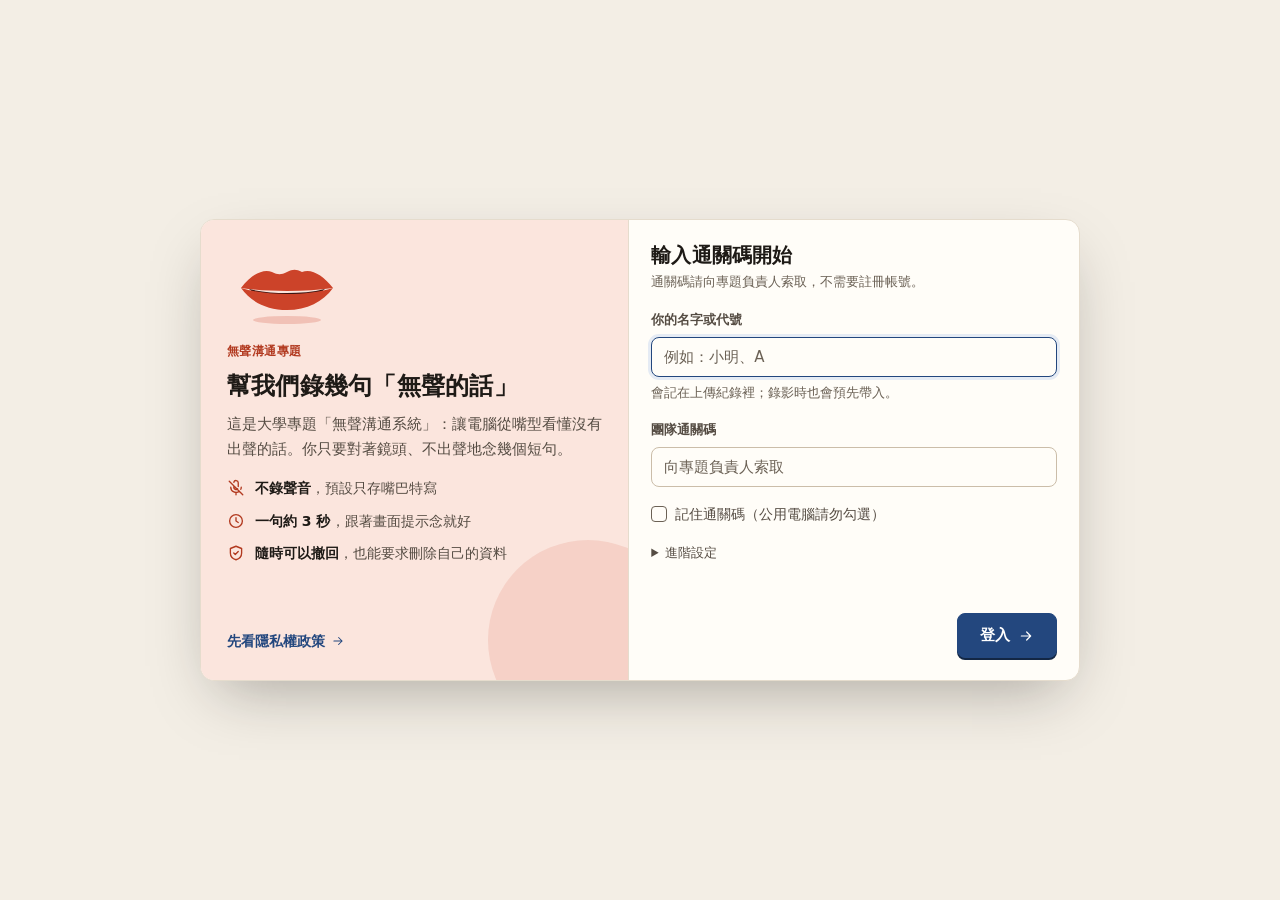
<file: schedule.html>
<!doctype html>
<html lang="zh-Hant">
<head>
<meta charset="utf-8">
<meta name="viewport" content="width=device-width, initial-scale=1, viewport-fit=cover">
<meta name="theme-color" content="#f3eee5">
<title>日程｜無聲溝通專題</title>
<meta name="robots" content="noindex, nofollow, noarchive, nosnippet, noimageindex">
<meta name="googlebot" content="noindex, nofollow">
<meta name="referrer" content="strict-origin-when-cross-origin">
<script>
  // 還沒登入就先把內容藏起來，等共用程式確認身分（避免畫面閃一下）
  try {
    var s = window.localStorage, ss = window.sessionStorage;
    if (!(s.getItem("lr-team") || ss.getItem("lr-team") || s.getItem("lr-token") || ss.getItem("lr-token")) || !s.getItem("lr-consent")) document.documentElement.classList.add("prelock");
  } catch (e) { document.documentElement.classList.add("prelock"); }
</script>
<link rel="stylesheet" href="assets/style.css">
</head>
<body>
<header id="appbar" class="appbar"></header>

<main class="container">
  <div class="page-head">
    <div>
      <h1>日程</h1>
      <p class="lede">專題總截止倒數、各項待辦與截止日。大家看到的是同一份，勾完成會即時存起來。</p>
    </div>
    <div class="head-actions">
      <button class="btn" id="reload">重新整理</button>
    </div>
  </div>

  <section class="card empty" id="emptyState" hidden>
    <div class="empty-icon" aria-hidden="true">
      <svg width="26" height="26" viewBox="0 0 24 24" fill="none" stroke="currentColor" stroke-width="1.7" stroke-linecap="round" stroke-linejoin="round"><rect x="3.5" y="5" width="17" height="15" rx="2.5"/><path d="M3.5 10h17M8 3v4m8-4v4"/></svg>
    </div>
    <h2>輸入通關碼後就能看到日程</h2>
    <p>日程存在團隊共用的資料庫裡。</p>
    <div class="actions"><button class="btn primary" id="emptyConnect">輸入通關碼</button></div>
  </section>

  <div id="page" class="report-stack" hidden>
    <!-- 總截止倒數 -->
    <section class="card countdown-card reveal" id="finalCard">
      <div class="cd-head">
        <div>
          <div class="eyebrow" id="finalEyebrow">專題總截止</div>
          <h2 class="cd-title" id="finalTitle">尚未設定</h2>
          <p class="help" id="finalDate"></p>
        </div>
        <button class="btn sm" id="editFinal" type="button">設定截止日</button>
      </div>
      <div class="cd-digits" id="cdDigits" aria-live="off">
        <div><span id="cdD">—</span><small>天</small></div>
        <div><span id="cdH">—</span><small>時</small></div>
        <div><span id="cdM">—</span><small>分</small></div>
        <div><span id="cdS">—</span><small>秒</small></div>
      </div>
      <div class="cd-progress" id="cdProgressWrap" hidden>
        <div class="cd-progress-bar"><span id="cdProgress"></span></div>
        <div class="cd-progress-meta"><span id="cdDone"></span><span id="cdLeft"></span></div>
      </div>
    </section>

    <!-- 時間軸 -->
    <section class="card reveal" id="timelineCard">
      <div class="card-h">
        <h2>時間軸</h2>
        <p>從今天到專題截止，未完成待辦的截止日分布。點圓點（電腦上也可以滑過）看內容。</p>
      </div>
      <div class="tl" id="timeline"></div>
    </section>

    <div class="layout">
      <div class="col-main">
        <section class="card reveal">
          <div class="card-h row">
            <div><h2>待辦</h2><p id="taskSummary"></p></div>
          </div>
          <div id="taskGroups"></div>
          <details class="done-box" id="doneBox">
            <summary id="doneSummary">已完成</summary>
            <ul class="tasks" id="doneList"></ul>
          </details>
        </section>
      </div>
      <aside class="col-side">
        <section class="card">
          <div class="card-h"><h2>新增待辦</h2></div>
          <form id="addForm">
            <div class="field"><label for="tTitle">要做什麼</label><input class="input" id="tTitle" maxlength="80" placeholder="例如：錄第一批影片（2 人 × 6 句）" required></div>
            <div class="field-row">
              <div class="field"><label for="tDue">截止日</label><input class="input" id="tDue" type="date"></div>
              <div class="field"><label for="tOwner">負責人</label><input class="input" id="tOwner" maxlength="20" list="ownerList" placeholder="選填"></div>
            </div>
            <datalist id="ownerList"></datalist>
            <div class="field"><label for="tNote">備註</label><input class="input" id="tNote" maxlength="300" placeholder="選填"></div>
            <button class="btn primary" type="submit" id="addBtn">新增</button>
          </form>
        </section>
        <section class="card">
          <div class="card-h"><h2>說明</h2></div>
          <ul class="plain-list">
            <li>有通關碼就能新增、修改、勾完成</li>
            <li>刪除待辦、設定總截止日需要管理員身分：點右上角的名字，展開「我是管理員」輸入管理員密碼</li>
            <li>每次變更都會留下紀錄，可以在「日誌」看到誰改了什麼</li>
          </ul>
        </section>
      </aside>
    </div>
  </div>
</main>

<dialog class="dialog" id="taskDlg" aria-labelledby="taskDlgTitle">
  <form class="dialog-body" id="taskForm" method="dialog">
    <div class="dialog-h"><h2 id="taskDlgTitle">修改待辦</h2></div>
    <div class="field"><label for="eTitle">要做什麼</label><input class="input" id="eTitle" maxlength="80" required></div>
    <div class="field-row">
      <div class="field"><label for="eDue">截止日</label><input class="input" id="eDue" type="date"></div>
      <div class="field"><label for="eOwner">負責人</label><input class="input" id="eOwner" maxlength="20" list="ownerList"></div>
    </div>
    <div class="field"><label for="eNote">備註</label><input class="input" id="eNote" maxlength="300"></div>
    <div class="dialog-actions">
      <button class="btn ghost danger" type="button" id="eDelete">刪除</button>
      <span class="spacer"></span>
      <button class="btn ghost" type="button" id="eCancel">取消</button>
      <button class="btn primary" type="submit">儲存</button>
    </div>
  </form>
</dialog>

<dialog class="dialog" id="finalDlg" aria-labelledby="finalDlgTitle">
  <form class="dialog-body" id="finalForm" method="dialog">
    <div class="dialog-h"><h2 id="finalDlgTitle">設定專題總截止</h2><p class="help">需要管理員密碼。</p></div>
    <div class="field"><label for="fTitle">名稱</label><input class="input" id="fTitle" maxlength="60" placeholder="例如：期末報告繳交"></div>
    <div class="field"><label for="fAt">截止時間</label><input class="input" id="fAt" type="datetime-local" required></div>
    <div class="dialog-actions">
      <button class="btn ghost danger" type="button" id="fClear">清除</button>
      <span class="spacer"></span>
      <button class="btn ghost" type="button" id="fCancel">取消</button>
      <button class="btn primary" type="submit">儲存</button>
    </div>
  </form>
</dialog>

<script src="assets/config.js"></script>
<script src="assets/core.js"></script>
<script>
(function () {
  "use strict";
  const { el, toast } = LR;
  const $ = (id) => document.getElementById(id);
  LR.mountHeader("schedule", { autoOpen: true });
  LR.initTooltip();

  const S = { sch: { final: null, tasks: [] }, busy: false, timer: 0 };
  const DAY = 86400000;
  const pad = (n) => String(n).padStart(2, "0");
  const today0 = () => { const d = new Date(); d.setHours(0, 0, 0, 0); return d; };
  const parseDay = (s) => { const [y, m, d] = s.split("-").map(Number); return new Date(y, m - 1, d); };
  const WEEK = ["日", "一", "二", "三", "四", "五", "六"];
  const fmtDay = (s) => { const d = parseDay(s); return `${d.getMonth() + 1}/${d.getDate()}（${WEEK[d.getDay()]}）`; };
  const daysLeft = (s) => Math.round((parseDay(s) - today0()) / DAY);
  const isAdmin = () => LR.mode() === "github" || !!LR.team.adminCode();

  function show(ready) {
    $("emptyState").hidden = ready;
    $("page").hidden = !ready;
  }

  async function load() {
    if (!LR.api.ready()) { show(false); return; }
    show(true);
    $("taskSummary").textContent = "讀取中…";
    try {
      S.sch = normalize(await LR.api.schedule());
      render();
    } catch (e) {
      toast(e.message, "bad", 8000);
      $("taskSummary").textContent = "讀取失敗：" + e.message;
    }
  }
  function normalize(s) {
    s = s && typeof s === "object" ? s : {};
    const tasks = Array.isArray(s.tasks) ? s.tasks.filter((t) => t && typeof t.id === "string").map((t) => ({
      id: LR.cleanText(t.id, 20), title: LR.cleanText(t.title, 80), due: /^\d{4}-\d{2}-\d{2}$/.test(t.due || "") ? t.due : "",
      owner: LR.cleanText(t.owner, 20), note: LR.cleanText(t.note, 300), done: !!t.done,
      doneAt: typeof t.doneAt === "string" ? t.doneAt : "", doneBy: LR.cleanText(t.doneBy, 40), createdBy: LR.cleanText(t.createdBy, 40),
    })) : [];
    const f = s.final && /^\d{4}-\d{2}-\d{2}T\d{2}:\d{2}$/.test(s.final.at || "") ? { at: s.final.at, title: LR.cleanText(s.final.title, 60) || "專題截止" } : null;
    return { final: f, tasks };
  }

  async function op(o, okMsg) {
    // 上一個動作還在處理：把畫面（例如剛按的勾選框）還原，不要顯示成已勾但沒存（M12）
    if (S.busy) { render(); toast("上一個動作還在處理，請稍候再試", "warn"); return false; }
    S.busy = true;
    try {
      S.sch = normalize(await LR.api.scheduleOp(o));
      render();
      if (okMsg) toast(okMsg, "good");
      return true;
    } catch (e) {
      toast(e.message, "bad", 7000);
      render(); // 失敗時把勾選框還原
      return false;
    } finally { S.busy = false; }
  }

  // ───────── 倒數 ─────────
  function tick() {
    const f = S.sch.final;
    if (!f) {
      ["cdD", "cdH", "cdM", "cdS"].forEach((id) => ($(id).textContent = "—"));
      return;
    }
    const end = new Date(f.at).getTime();
    let ms = end - Date.now();
    const past = ms < 0;
    $("finalCard").classList.toggle("past", past);
    $("finalEyebrow").textContent = past ? "專題總截止（已過）" : "專題總截止倒數";
    ms = Math.abs(ms);
    const d = Math.floor(ms / DAY), h = Math.floor(ms / 3600000) % 24, m = Math.floor(ms / 60000) % 60, s = Math.floor(ms / 1000) % 60;
    $("cdD").textContent = d; $("cdH").textContent = pad(h); $("cdM").textContent = pad(m); $("cdS").textContent = pad(s);
  }

  // ───────── 繪製 ─────────
  function render() {
    const f = S.sch.final;
    $("finalTitle").textContent = f ? f.title : "尚未設定";
    $("finalDate").textContent = f ? new Date(f.at).toLocaleString("zh-TW", { year: "numeric", month: "long", day: "numeric", weekday: "short", hour: "2-digit", minute: "2-digit", hour12: false }) : "管理員可以按右邊按鈕設定";
    $("editFinal").hidden = !isAdmin();
    tick();
    clearInterval(S.timer);
    S.timer = setInterval(tick, 1000);

    const tasks = S.sch.tasks;
    const open = tasks.filter((t) => !t.done), done = tasks.filter((t) => t.done);
    const n = tasks.length;
    $("cdProgressWrap").hidden = !n;
    if (n) {
      $("cdProgress").style.width = (done.length / n * 100).toFixed(1) + "%";
      $("cdDone").textContent = `已完成 ${done.length} / ${n} 項`;
      $("cdLeft").textContent = open.length ? `還有 ${open.length} 項` : "全部完成！";
    }

    const owners = [...new Set(tasks.map((t) => t.owner).filter(Boolean))];
    $("ownerList").replaceChildren(...owners.map((o) => el("option", { value: o })));

    const groups = [
      { key: "overdue", title: "已逾期", icon: "!", kind: "bad", test: (t) => t.due && daysLeft(t.due) < 0 },
      { key: "soon", title: "7 天內到期", icon: "▲", kind: "warn", test: (t) => t.due && daysLeft(t.due) >= 0 && daysLeft(t.due) <= 7 },
      { key: "later", title: "之後", icon: "", kind: "", test: (t) => t.due && daysLeft(t.due) > 7 },
      { key: "nodate", title: "沒有截止日", icon: "", kind: "", test: (t) => !t.due },
    ];
    const byDue = (a, b) => (a.due || "9999").localeCompare(b.due || "9999") || a.title.localeCompare(b.title, "zh-Hant");
    $("taskGroups").replaceChildren(...groups.map((g) => {
      const items = open.filter(g.test).sort(byDue);
      if (!items.length) return null;
      return el("div", { class: "task-group" },
        el("h3", { class: "subh " + (g.kind ? "tg-" + g.kind : "") }, g.icon ? el("span", { class: "tg-icon", "aria-hidden": "true", text: g.icon }) : null, `${g.title}（${items.length}）`),
        el("ul", { class: "tasks" }, items.map(taskRow)));
    }).filter(Boolean));
    if (!open.length) $("taskGroups").replaceChildren(el("p", { class: "empty-line", text: n ? "所有待辦都完成了，辛苦了！" : "還沒有待辦，從右邊新增第一項吧。" }));
    $("taskSummary").textContent = n ? `${open.length} 項未完成、${done.length} 項已完成` : "";
    $("doneBox").hidden = !done.length;
    $("doneSummary").textContent = `已完成（${done.length}）`;
    $("doneList").replaceChildren(...done.sort((a, b) => (b.doneAt || "").localeCompare(a.doneAt || "")).map(taskRow));
    renderTimeline(open);
    document.querySelectorAll(".reveal:not(.in)").forEach((n) => n.classList.add("in"));
  }

  function dueText(t) {
    if (!t.due) return "";
    const d = daysLeft(t.due);
    const rel = d < 0 ? `逾期 ${-d} 天` : d === 0 ? "今天" : d === 1 ? "明天" : `剩 ${d} 天`;
    return `${fmtDay(t.due)}・${rel}`;
  }

  function taskRow(t) {
    const cb = el("input", { type: "checkbox", "aria-label": (t.done ? "取消完成：" : "標記完成：") + t.title });
    cb.checked = t.done;
    cb.addEventListener("change", () => op({ type: "toggleTask", id: t.id, done: cb.checked }, cb.checked ? `完成「${t.title}」` : null));
    const d = t.due ? daysLeft(t.due) : null;
    const dueCls = t.done ? "muted" : d == null ? "" : d < 0 ? "bad" : d <= 7 ? "warn" : "";
    const meta = el("div", { class: "task-meta" },
      t.due ? el("span", { class: "badge " + dueCls, text: (dueCls === "bad" ? "! " : dueCls === "warn" ? "▲ " : "") + dueText(t) }) : null,
      t.owner ? el("span", { class: "badge" }, LR.icon("user", 12), t.owner) : null,
      t.done && t.doneBy ? el("span", { class: "task-by", text: `由 ${t.doneBy} 完成` }) : null);
    const edit = el("button", { class: "btn ghost sm", type: "button", text: "修改" });
    edit.addEventListener("click", () => openEdit(t));
    return el("li", { class: "task" + (t.done ? " done" : "") },
      cb,
      el("div", { class: "task-body" }, el("div", { class: "task-title", text: t.title }), t.note ? el("div", { class: "task-note", text: t.note }) : null, meta),
      edit);
  }

  function renderTimeline(open) {
    const box = $("timeline");
    const f = S.sch.final;
    const dated = open.filter((t) => t.due);
    $("timelineCard").hidden = !f && !dated.length;
    if ($("timelineCard").hidden) return;
    const start = today0().getTime();
    const ends = dated.map((t) => parseDay(t.due).getTime());
    if (f) ends.push(new Date(f.at).getTime());
    const minT = Math.min(start, ...ends), maxT = Math.max(start + DAY, ...ends);
    const span = maxT - minT || DAY;
    const x = (t) => ((t - minT) / span) * 100;
    const marks = [];
    marks.push(el("div", { class: "tl-today", style: `left:${x(start)}%` }, el("span", { text: "今天" })));
    if (f) marks.push(el("div", { class: "tl-final", style: `left:${x(new Date(f.at).getTime())}%`, tabindex: "0", "data-tip": `${f.title}\n${f.at.replace("T", " ")}` }, el("span", null, LR.icon("flag", 12), " " + f.title)));
    dated.forEach((t, i) => {
      const dl = daysLeft(t.due);
      marks.push(el("button", {
        type: "button", class: "tl-dot" + (dl < 0 ? " bad" : dl <= 7 ? " warn" : ""), style: `left:${x(parseDay(t.due).getTime())}%;--row:${i % 3}`,
        "data-tip": `${t.title}\n${dueText(t)}${t.owner ? "\n負責：" + t.owner : ""}`, "aria-label": `${t.title}，${dueText(t)}`,
      }));
    });
    // 月份刻度
    const ticks = [];
    const d0 = new Date(minT); d0.setDate(1); d0.setMonth(d0.getMonth() + 1);
    for (let d = d0; d.getTime() < maxT && ticks.length < 24; d = new Date(d.getFullYear(), d.getMonth() + 1, 1)) {
      ticks.push(el("div", { class: "tl-tick", style: `left:${x(d.getTime())}%` }, el("span", { text: `${d.getMonth() + 1} 月` })));
    }
    box.replaceChildren(el("div", { class: "tl-line" }), ...ticks, ...marks);
  }

  // ───────── 表單 ─────────
  $("addForm").addEventListener("submit", (e) => {
    e.preventDefault();
    const title = LR.cleanText($("tTitle").value, 80);
    if (!title) return;
    op({ type: "addTask", title, due: $("tDue").value, owner: $("tOwner").value, note: $("tNote").value }, `已新增「${title}」`)
      .then((ok) => { if (ok) { $("tTitle").value = ""; $("tNote").value = ""; } });
  });

  let editing = null;
  function openEdit(t) {
    editing = t;
    $("eTitle").value = t.title; $("eDue").value = t.due; $("eOwner").value = t.owner; $("eNote").value = t.note;
    $("eDelete").hidden = !isAdmin();
    $("taskDlg").showModal();
  }
  $("eCancel").addEventListener("click", () => $("taskDlg").close());
  $("taskForm").addEventListener("submit", (e) => {
    e.preventDefault();
    $("taskDlg").close();
    op({ type: "editTask", id: editing.id, title: $("eTitle").value, due: $("eDue").value, owner: $("eOwner").value, note: $("eNote").value }, "已儲存");
  });
  $("eDelete").addEventListener("click", async () => {
    if (!(await LR.confirm({ title: `刪除「${editing.title}」？`, body: "這個待辦會從大家的日程裡移除。", ok: "刪除", danger: true }))) return;
    $("taskDlg").close();
    op({ type: "deleteTask", id: editing.id }, "已刪除");
  });

  $("editFinal").addEventListener("click", () => {
    const f = S.sch.final;
    $("fTitle").value = f ? f.title : "";
    $("fAt").value = f ? f.at : "";
    $("finalDlg").showModal();
  });
  $("fCancel").addEventListener("click", () => $("finalDlg").close());
  $("finalForm").addEventListener("submit", (e) => {
    e.preventDefault();
    $("finalDlg").close();
    op({ type: "setFinal", at: $("fAt").value.slice(0, 16), title: $("fTitle").value }, "已設定專題截止日");
  });
  $("fClear").addEventListener("click", async () => {
    if (!(await LR.confirm({ title: "清除專題截止日？", body: "倒數和時間軸會一起消失，之後可以再設定。", ok: "清除", danger: true }))) return;
    $("finalDlg").close();
    op({ type: "setFinal", clear: true }, "已清除");
  });

  $("reload").addEventListener("click", load);
  $("emptyConnect").addEventListener("click", () => LR.openSettings());
  LR.events.addEventListener("connection", load);
  document.addEventListener("visibilitychange", () => { if (!document.hidden && LR.api.ready()) load(); });
  load();
})();
</script>
</body>
</html>
</file>
<file: assets/style.css>
/* ───────── 色彩與尺寸 tokens ─────────
 * 視覺方向：暖紙色底＋靛藍主色（按鈕、連結）＋朱紅點綴（品牌、錄影中、目前這一句）。
 * 刻意避開「純白卡片＋亮藍按鈕＋大圓角」的通用樣板感。 */
:root {
  color-scheme: light;
  --page: #f3eee5;
  --surface: #fffdf8;
  --surface-2: #f2ebe0;
  --ink: #1e1a16;
  --ink-2: #554c43;
  --muted: #6b6155; /* 在所有淺色底（紙色、卡片、淺朱紅、淺靛藍）上都 ≥ 5:1 */
  --line: #e5dccd;
  --line-strong: #cbbda9;
  --ring: rgba(30, 26, 22, 0.07);
  --accent: #23477e;
  --accent-hover: #1b3963;
  --accent-ink: #ffffff;
  --accent-soft: #e5ebf4;
  --brand: #cc4329;   /* 色塊用；上面放白字 4.77:1 */
  --on-brand: #ffffff; /* 放在 --brand 色塊上的文字 */
  --brand-ink: #b23a20; /* 朱紅「文字」一律用這個 */
  --brand-soft: #fbe5dd;
  --series-1: #23477e;
  --good: #2e7d46;
  --good-ink: #1f6034;
  --good-soft: #e2efe3;
  --warn: #d9961a;
  --warn-ink: #7a5200;
  --warn-soft: #f9eed5;
  --bad: #b3261e;
  --bad-ink: #9e2019;
  --bad-soft: #f8e3e0;
  --shadow: 0 1px 0 rgba(30, 26, 22, 0.05), 0 6px 18px -8px rgba(30, 26, 22, 0.12);
  --shadow-lg: 0 24px 60px -18px rgba(30, 26, 22, 0.35);
  --radius: 12px;
  --radius-sm: 8px;
  --ease: cubic-bezier(.2, .7, .2, 1);
  --spring: cubic-bezier(.34, 1.56, .64, 1);
  /* 熱圖：單一靛藍色階，淺→深 */
  --seq-1: #d9e2f0; --seq-2: #adc0de; --seq-3: #7f9cc9; --seq-4: #4f74ae; --seq-5: #2f5591; --seq-6: #1b3963;
  --seq-ink-1: #1e1a16; --seq-ink-2: #1e1a16; --seq-ink-3: #1e1a16; --seq-ink-4: #ffffff; --seq-ink-5: #ffffff; --seq-ink-6: #ffffff;
  --font: "Noto Sans TC", "PingFang TC", "Microsoft JhengHei", system-ui, -apple-system, "Segoe UI", sans-serif;
  --mono: ui-monospace, "Cascadia Mono", Consolas, monospace;
}
@media (prefers-color-scheme: dark) {
  :root:not([data-theme="light"]) {
    color-scheme: dark;
    --page: #14120f; --surface: #1e1b17; --surface-2: #28241f;
    --ink: #f2ece2; --ink-2: #cbc1b3; --muted: #aca193;
    --line: #322d27; --line-strong: #463f36; --ring: rgba(255, 245, 230, 0.07);
    --accent: #93b4ea; --accent-hover: #adc6f0; --accent-ink: #0f1622; --accent-soft: rgba(147, 180, 234, 0.15);
    --brand: #ff7a5a; --on-brand: #1e0c06; --brand-ink: #ff9a80; --brand-soft: rgba(255, 122, 90, 0.14);
    --series-1: #93b4ea;
    --good: #4fb36b; --good-ink: #6cc786; --good-soft: rgba(79, 179, 107, 0.15);
    --warn-ink: #f0b445; --warn-soft: rgba(240, 180, 69, 0.13);
    --bad: #e2574c; --bad-ink: #f07a70; --bad-soft: rgba(226, 87, 76, 0.15);
    --shadow: 0 1px 0 rgba(0, 0, 0, 0.35), 0 8px 22px -10px rgba(0, 0, 0, 0.5);
    --shadow-lg: 0 24px 60px -18px rgba(0, 0, 0, 0.7);
    --seq-1: #1f2f4b; --seq-2: #2a4370; --seq-3: #3a5c96; --seq-4: #5679b5; --seq-5: #7f9cd0; --seq-6: #adc3e8;
    --seq-ink-1: #ffffff; --seq-ink-2: #ffffff; --seq-ink-3: #ffffff; --seq-ink-4: #ffffff; --seq-ink-5: #0f1622; --seq-ink-6: #0f1622;
  }
}

/* ───────── 基礎 ───────── */
* { box-sizing: border-box; }
html { -webkit-text-size-adjust: 100%; }
body {
  margin: 0; background: var(--page); color: var(--ink);
  font: 15px/1.6 var(--font); font-feature-settings: "palt" 0;
}
h1, h2, h3 { margin: 0; line-height: 1.3; letter-spacing: 0.01em; }
h1 { font-size: 30px; font-weight: 800; letter-spacing: -0.01em; }
h2 { font-size: 18px; font-weight: 750; }
p { margin: 0; }
/* 手機窄欄不要讓最後一行只剩一兩個字；標題換行時兩行長度平均。不支援的瀏覽器照舊排版 */
p, li, td, dd, label, small, .help { text-wrap: pretty; }
h1, h2, h3, h4, summary { text-wrap: balance; }
a { color: var(--accent); text-decoration: none; }
a:hover { text-decoration: underline; }
code, .mono { font-family: var(--mono); font-size: 0.92em; }
code { background: var(--surface-2); border: 1px solid var(--line); padding: 1px 6px; border-radius: 6px; }
[hidden] { display: none !important; }
:focus-visible { outline: 2px solid var(--accent); outline-offset: 2px; }

/* ───────── 頂部列 ───────── */
.appbar {
  position: sticky; top: 0; z-index: 20;
  background: color-mix(in srgb, var(--surface) 88%, transparent);
  backdrop-filter: saturate(1.4) blur(10px);
  border-bottom: 1px solid var(--line);
}
.appbar-inner {
  max-width: 1200px; margin: 0 auto; padding: 10px 24px;
  display: flex; align-items: center; gap: 20px;
}
.brand { display: flex; align-items: center; gap: 10px; color: var(--ink); text-decoration: none !important; }
.brand-mark {
  width: 34px; height: 34px; border-radius: 10px; display: grid; place-items: center;
  background: var(--accent); color: var(--accent-ink);
}
.brand-text { display: flex; flex-direction: column; line-height: 1.15; }
.brand-text strong { font-size: 15px; }
.brand-text small { font-size: 12px; color: var(--muted); }
.nav { display: flex; gap: 4px; padding: 3px; background: var(--surface-2); border-radius: 10px; }
.nav a {
  padding: 6px 14px; border-radius: 8px; color: var(--ink-2); font-size: 14px; font-weight: 550;
  text-decoration: none;
}
.nav a:hover { color: var(--ink); background: var(--ring); }
.nav a.active { background: var(--surface); color: var(--ink); box-shadow: 0 1px 2px rgba(0,0,0,.08); }
.conn {
  margin-left: auto; display: inline-flex; align-items: center; gap: 8px;
  border: 1px solid var(--line); background: var(--surface); color: var(--ink-2);
  padding: 6px 12px; border-radius: 999px; font: 500 13px var(--font); cursor: pointer; max-width: 280px;
}
.conn:hover { border-color: var(--line-strong); color: var(--ink); }
.conn-dot { width: 8px; height: 8px; border-radius: 50%; background: var(--muted); flex: none; }
.conn.on .conn-dot { background: var(--good); box-shadow: 0 0 0 3px var(--good-soft); }
.conn-text { overflow: hidden; text-overflow: ellipsis; white-space: nowrap; }
.conn-warn { font-size: 11px; font-weight: 700; color: var(--warn-ink); background: var(--warn-soft); padding: 1px 6px; border-radius: 999px; white-space: nowrap; }

/* ───────── 版面 ───────── */
.container { max-width: 1200px; margin: 0 auto; padding: 28px 24px 64px; }
.page-head { display: flex; align-items: flex-end; justify-content: space-between; gap: 16px; flex-wrap: wrap; margin-bottom: 22px; }
.lede { color: var(--ink-2); margin-top: 6px; max-width: 60ch; }
.head-actions { display: flex; gap: 8px; flex-wrap: wrap; }
.layout { display: grid; grid-template-columns: minmax(0, 1fr) 380px; gap: 20px; align-items: start; }
.col-main, .col-side { display: flex; flex-direction: column; gap: 20px; min-width: 0; }
.col-side { position: sticky; top: 76px; }
@media (max-width: 960px) {
  .layout { grid-template-columns: 1fr; }
  .col-side { position: static; }
}
.nav { overflow-x: auto; scrollbar-width: none; max-width: 100%; }
.nav::-webkit-scrollbar { display: none; }
.nav a { white-space: nowrap; flex: none; }
@media (max-width: 900px) {
  .appbar-inner { flex-wrap: wrap; row-gap: 8px; }
  .nav { order: 3; width: 100%; }
}
@media (max-width: 600px) {
  .appbar-inner { padding: 10px 16px; gap: 10px; flex-wrap: wrap; }
  .brand-text small { display: none; }
  .conn { max-width: 60%; }
  .nav a { padding: 6px 12px; }
  .container { padding: 20px 16px 48px; }
  h1 { font-size: 22px; }
}

/* ───────── 卡片 ───────── */
.card {
  background: var(--surface); border: 1px solid var(--line); border-radius: var(--radius);
  box-shadow: var(--shadow); padding: 22px; min-width: 0;
}
.card-h { margin-bottom: 18px; }
.card-h p { color: var(--ink-2); margin-top: 4px; font-size: 14px; }
.card-h.row { display: flex; align-items: flex-start; justify-content: space-between; gap: 12px; flex-wrap: wrap; }
.subh { font-size: 13px; font-weight: 650; color: var(--ink-2); margin: 0 0 10px; letter-spacing: 0.02em; }
.subh + .help { margin: -6px 0 10px; }

/* ───────── 分頁（segmented） ───────── */
.tabs, .seg {
  display: inline-flex; gap: 4px; padding: 4px; background: var(--surface-2);
  border: 1px solid var(--line); border-radius: 12px; align-self: flex-start; max-width: 100%; overflow-x: auto;
}
.tabs button, .seg button {
  border: 0; background: transparent; color: var(--ink-2); font: 550 14px var(--font);
  padding: 8px 16px; border-radius: 9px; cursor: pointer; white-space: nowrap;
}
.tabs button:hover, .seg button:hover { color: var(--ink); }
.tabs button[aria-selected="true"], .seg button[aria-selected="true"] {
  background: var(--surface); color: var(--ink); box-shadow: 0 1px 3px rgba(0, 0, 0, 0.1);
}
.seg button { padding: 6px 12px; font-size: 13px; }

/* ───────── 表單 ───────── */
.field { margin-bottom: 16px; }
.field > label { display: block; font-size: 13px; font-weight: 600; color: var(--ink-2); margin-bottom: 6px; }
.field-row { display: grid; grid-template-columns: 1fr 1fr; gap: 12px; }
@media (max-width: 520px) { .field-row { grid-template-columns: 1fr; } }
.input, select.input {
  width: 100%; padding: 10px 12px; border: 1px solid var(--line-strong); border-radius: var(--radius-sm);
  background: var(--surface); color: var(--ink); font: 15px var(--font);
  transition: border-color .15s, box-shadow .15s;
}
.input:focus { outline: none; border-color: var(--accent); box-shadow: 0 0 0 3px var(--accent-soft); }
.input::placeholder { color: var(--muted); }
select.input { padding: 7px 10px; font-size: 14px; width: auto; }
.help { font-size: 13px; color: var(--muted); margin-top: 6px; }
.check { display: flex; gap: 8px; align-items: center; font-size: 14px; color: var(--ink-2); cursor: pointer; }
.check input { width: 16px; height: 16px; accent-color: var(--accent); }
/* 自己畫勾選框：原生的在深色模式下沒勾時是實心深色方塊，看起來像已經勾了。
   :where() 不加權重，各處原本設的大小照舊；勾選時的底色可用 --cb／--cb-ink 改 */
:where(input[type=checkbox]:not([role=switch])) {
  appearance: none; -webkit-appearance: none; margin: 0; flex: none;
  width: 16px; height: 16px; position: relative; vertical-align: middle;
  border: 1.5px solid var(--muted); border-radius: 4px; background: var(--surface);
  cursor: pointer; transition: background-color .12s, border-color .12s;
}
:where(input[type=checkbox]:not([role=switch]))::before {
  content: ""; position: absolute; inset: 16%; background: var(--cb-ink, var(--accent-ink));
  clip-path: polygon(14% 44%, 0 65%, 50% 100%, 100% 16%, 80% 0, 43% 62%);
  transform: scale(0); transition: transform .12s var(--ease);
}
:where(input[type=checkbox]:not([role=switch])):is(:checked, :indeterminate) { background: var(--cb, var(--accent)); border-color: var(--cb, var(--accent)); }
:where(input[type=checkbox]:not([role=switch])):checked::before { transform: scale(1); }
:where(input[type=checkbox]:not([role=switch])):indeterminate::before { clip-path: inset(40% 10%); transform: scale(1); }
:where(input[type=checkbox]:not([role=switch])):hover:not(:checked):not(:disabled) { border-color: var(--ink-2); }
:where(input[type=checkbox]:not([role=switch])):focus-visible { outline: 2px solid var(--accent); outline-offset: 2px; }
:where(input[type=checkbox]:not([role=switch])):disabled { opacity: .5; cursor: not-allowed; }

/* ───────── 按鈕 ───────── */
.btn {
  display: inline-flex; align-items: center; justify-content: center; gap: 8px;
  padding: 9px 16px; border-radius: var(--radius-sm); border: 1px solid var(--line-strong);
  background: var(--surface); color: var(--ink); font: 600 14px var(--font); cursor: pointer;
  transition: background .15s, border-color .15s, transform .05s;
  white-space: nowrap;
}
.btn:hover { border-color: var(--ink-2); }
.btn:active { transform: translateY(1px); }
.btn.primary { background: var(--accent); border-color: var(--accent); color: var(--accent-ink); }
.btn.primary:hover { background: var(--accent-hover); border-color: var(--accent-hover); }
.btn.ghost { background: transparent; border-color: transparent; color: var(--ink-2); }
.btn.ghost:hover { background: var(--surface-2); color: var(--ink); }
.btn.danger { color: var(--bad-ink); }
.btn.sm { padding: 5px 10px; font-size: 13px; }
.btn.lg { padding: 12px 22px; font-size: 15px; }
.btn:disabled { opacity: 0.45; cursor: not-allowed; transform: none; }
.actions { display: flex; align-items: center; gap: 10px; flex-wrap: wrap; }
.spacer { flex: 1; }
.link { font-size: 13px; font-weight: 600; }

/* ───────── 拖放區 ───────── */
.drop {
  display: flex; flex-direction: column; align-items: center; justify-content: center; gap: 4px; text-align: center;
  padding: 28px 16px; margin-bottom: 18px; border: 1.5px dashed var(--line-strong); border-radius: var(--radius);
  background: var(--surface-2); cursor: pointer; transition: border-color .15s, background .15s;
}
.drop:hover, .drop.drag { border-color: var(--accent); background: var(--accent-soft); }
.drop-icon { color: var(--accent); margin-bottom: 4px; }
.drop-title { font-weight: 600; }
.drop-sub { font-size: 13px; color: var(--muted); }
.drop.has-file { border-style: solid; border-color: var(--accent); background: var(--accent-soft); }
.drop-file { font-size: 13px; font-weight: 600; color: var(--accent); word-break: break-all; }
.drop-file:empty { display: none; }

/* ───────── 標籤 chips ───────── */
.chips { display: flex; flex-wrap: wrap; gap: 6px; margin-top: 8px; }
.chip {
  border: 1px solid var(--line); background: var(--surface); color: var(--ink-2);
  border-radius: 999px; padding: 3px 10px; font: 13px var(--font); cursor: pointer;
}
.chip:hover { border-color: var(--accent); color: var(--accent); }
.chip small { color: var(--muted); margin-left: 4px; }

/* ───────── 步驟 ───────── */
.steps { list-style: none; padding: 0; margin: 4px 0 18px; display: flex; gap: 8px; flex-wrap: wrap; counter-reset: step; }
.steps li {
  counter-increment: step; flex: 1 1 120px; display: flex; align-items: center; gap: 8px;
  padding: 8px 10px; border-radius: var(--radius-sm); background: var(--surface-2); color: var(--muted); font-size: 13px; font-weight: 550;
}
.steps li::before {
  content: counter(step); width: 20px; height: 20px; flex: none; border-radius: 50%; display: grid; place-items: center;
  background: var(--surface); border: 1px solid var(--line-strong); font-size: 12px;
}
.steps li.active { color: var(--ink); background: var(--accent-soft); }
.steps li.active::before { border-color: var(--accent); color: var(--accent); }
.steps li.done { color: var(--good-ink); }
.steps li.done::before { content: "✓"; background: var(--good); border-color: var(--good); color: #fff; }
.steps li.error { color: var(--bad-ink); background: var(--bad-soft); }
.steps li.error::before { content: "!"; background: var(--bad); border-color: var(--bad); color: #fff; }

/* ───────── 徽章 ───────── */
.badge {
  display: inline-flex; align-items: center; gap: 5px; padding: 2px 9px; border-radius: 999px;
  font-size: 12px; font-weight: 600; white-space: nowrap; background: var(--surface-2); color: var(--ink-2);
}
.badge.good { background: var(--good-soft); color: var(--good-ink); }
.badge.warn { background: var(--warn-soft); color: var(--warn-ink); }
.badge.bad { background: var(--bad-soft); color: var(--bad-ink); }
.badge.accent { background: var(--accent-soft); color: var(--accent); }
.badge.muted { color: var(--muted); }

/* ───────── 預覽畫面 ───────── */
.stage {
  position: relative; border-radius: var(--radius-sm); overflow: hidden; background: #111;
  aspect-ratio: 4 / 3; display: grid; place-items: center;
}
.stage video { width: 100%; height: 100%; object-fit: contain; display: block; }
.stage canvas { position: absolute; inset: 0; width: 100%; height: 100%; object-fit: contain; pointer-events: none; }
.stage-empty { position: absolute; inset: 0; display: grid; place-items: center; text-align: center; padding: 24px; color: #9a9a96; font-size: 13px; }
.meter { height: 6px; border-radius: 999px; background: var(--surface-2); overflow: hidden; margin-top: 12px; }
.meter-bar { height: 100%; width: 0; background: var(--accent); border-radius: 999px; transition: width .12s linear; }
.stats { display: grid; grid-template-columns: repeat(3, 1fr); gap: 8px; margin: 12px 0 0; }
.stats div { background: var(--surface-2); border-radius: var(--radius-sm); padding: 8px 10px; }
.stats dt { font-size: 12px; color: var(--muted); }
.stats dd { margin: 0; font-weight: 650; font-variant-numeric: tabular-nums; }

/* ───────── 清單 ───────── */
.recent { list-style: none; margin: 0; padding: 0; }
.recent li { display: flex; justify-content: space-between; gap: 10px; padding: 10px 0; border-top: 1px solid var(--line); }
.recent li:first-child { border-top: 0; padding-top: 0; }
.recent strong { font-weight: 600; }
.recent .meta { font-size: 12px; color: var(--muted); }
.recent time { font-size: 12px; color: var(--muted); white-space: nowrap; font-variant-numeric: tabular-nums; }
.empty-line { color: var(--muted); font-size: 14px; padding: 6px 0; }

/* ───────── 表格 ───────── */
.table-wrap { overflow-x: auto; margin: 0 -4px; padding: 0 4px; }
.table { width: 100%; border-collapse: collapse; font-size: 14px; }
.table th {
  text-align: left; font-size: 12px; font-weight: 600; color: var(--muted); letter-spacing: 0.02em;
  padding: 8px 10px; border-bottom: 1px solid var(--line-strong); white-space: nowrap;
}
.table td { padding: 9px 10px; border-bottom: 1px solid var(--line); vertical-align: middle; white-space: nowrap; }
.table tr:last-child td { border-bottom: 0; }
.table td.num, .table th.num { text-align: right; font-variant-numeric: tabular-nums; }
.table td.file { max-width: 260px; overflow: hidden; text-overflow: ellipsis; white-space: nowrap; color: var(--ink-2); }
.table tbody tr:hover td { background: var(--surface-2); }
.res-ok { color: var(--good-ink); font-weight: 600; }
.res-bad { color: var(--bad-ink); font-weight: 600; }
.res-none { color: var(--muted); }

/* ───────── 批次 ───────── */
.naming { display: flex; align-items: center; gap: 8px; flex-wrap: wrap; padding: 10px 12px; border-radius: var(--radius-sm); background: var(--surface-2); font-size: 13px; color: var(--ink-2); margin-bottom: 16px; }
.batch-summary { display: flex; gap: 6px; flex-wrap: wrap; margin: 16px 0 10px; }
.batch-summary:empty { display: none; }

/* ───────── 辨識結果 ───────── */
.recog-result { margin-top: 20px; border-top: 1px solid var(--line); padding-top: 20px; }
.recog-top { display: flex; align-items: center; justify-content: space-between; gap: 16px; flex-wrap: wrap; }
.eyebrow { font-size: 12px; font-weight: 600; color: var(--muted); letter-spacing: 0.04em; }
.recog-word { font-size: 40px; font-weight: 750; line-height: 1.15; letter-spacing: 0.02em; }
.rank { list-style: none; margin: 18px 0 8px; padding: 0; display: grid; gap: 8px; }
.rank li { display: grid; grid-template-columns: minmax(90px, 160px) 1fr 64px; align-items: center; gap: 12px; font-size: 14px; }
.rank .name { overflow: hidden; text-overflow: ellipsis; white-space: nowrap; }
.rank li:first-child .name { font-weight: 700; }
.rank .val { text-align: right; color: var(--muted); font-variant-numeric: tabular-nums; font-size: 13px; }
.feedback { margin-top: 18px; padding: 14px; border-radius: var(--radius-sm); background: var(--surface-2); }
.feedback .field-row { margin-top: 10px; }
.feedback .field { margin-bottom: 10px; }

/* ───────── 長條（單一系列） ───────── */
.hbars { display: grid; gap: 10px; }
.hbar { display: grid; grid-template-columns: minmax(70px, 140px) 1fr minmax(64px, auto); align-items: center; gap: 12px; font-size: 14px; }
.hbar .name { overflow: hidden; text-overflow: ellipsis; white-space: nowrap; color: var(--ink); }
.hbar .val { color: var(--ink-2); font-variant-numeric: tabular-nums; font-size: 13px; text-align: right; white-space: nowrap; }
.track { position: relative; height: 22px; display: flex; align-items: center; cursor: default; }
.track::before { content: ""; position: absolute; left: 0; right: 0; top: 50%; height: 1px; background: var(--line); }
.fill {
  position: relative; height: 10px; min-width: 3px; border-radius: 0 4px 4px 0;
  background: var(--series-1);
}
.track:hover .fill { filter: brightness(1.12); }
.hbar.thin .fill { height: 8px; }
.axis-note { font-size: 12px; color: var(--muted); margin-top: 8px; }

/* ───────── KPI ───────── */
.kpis { display: grid; grid-template-columns: repeat(5, minmax(0, 1fr)); gap: 14px; margin-bottom: 20px; }
@media (max-width: 1000px) { .kpis { grid-template-columns: repeat(3, minmax(0, 1fr)); } }
@media (max-width: 560px) { .kpis { grid-template-columns: repeat(2, minmax(0, 1fr)); } }
.kpi { background: var(--surface); border: 1px solid var(--line); border-radius: var(--radius); box-shadow: var(--shadow); padding: 16px 18px; min-width: 0; }
.kpi-label { font-size: 13px; color: var(--ink-2); font-weight: 550; }
.kpi-value { font-size: 30px; font-weight: 700; line-height: 1.2; margin-top: 4px; }
.kpi-sub { font-size: 12px; color: var(--muted); margin-top: 2px; }
.kpi.hero { border-color: var(--accent); box-shadow: 0 0 0 3px var(--accent-soft), var(--shadow); }

/* ───────── 報告區塊 ───────── */
.report-stack { display: flex; flex-direction: column; gap: 20px; }
.two-col { display: grid; grid-template-columns: minmax(0, 1fr) minmax(0, 1fr); gap: 28px; }
.eval-grid { display: grid; grid-template-columns: minmax(0, 1.35fr) minmax(0, 1fr); gap: 28px; }
.eval-grid > div > .subh:not(:first-child), .stack > .subh:not(:first-child) { margin-top: 24px; }
/* minmax(0, …)：裡面的寬表格才會自己橫向捲動，不會把整頁撐寬 */
@media (max-width: 900px) { .two-col, .eval-grid { grid-template-columns: minmax(0, 1fr); } }
.filters { display: flex; gap: 8px; flex-wrap: wrap; align-items: center; }
.note { font-size: 12px; color: var(--muted); margin-top: 14px; }

/* 覆蓋矩陣 */
.matrix td, .matrix th { text-align: center; font-variant-numeric: tabular-nums; }
.matrix th:first-child, .matrix td:first-child { text-align: left; }
.matrix td.low { color: var(--warn-ink); background: var(--warn-soft); font-weight: 600; }
.matrix td.zero { color: var(--muted); }
.matrix td.total { font-weight: 650; }

/* 混淆矩陣熱圖 */
.heat { border-collapse: separate; border-spacing: 2px; font-size: 13px; }
.heat th { font-weight: 600; color: var(--ink-2); padding: 4px 8px; white-space: nowrap; }
.heat thead th { font-size: 12px; vertical-align: bottom; max-width: 90px; overflow: hidden; text-overflow: ellipsis; }
.heat tbody th { text-align: right; }
.heat td {
  min-width: 44px; height: 38px; text-align: center; border-radius: 4px; font-variant-numeric: tabular-nums;
  background: var(--surface-2); color: var(--muted);
}
.heat td.diag { box-shadow: inset 0 0 0 2px var(--ink); }
.heat td.acc { background: transparent; color: var(--ink-2); font-weight: 600; text-align: left; padding-left: 10px; }
.heat .corner { color: var(--muted); font-weight: 500; font-size: 11px; text-align: right; }
.heat td.s1 { background: var(--seq-1); color: var(--seq-ink-1); }
.heat td.s2 { background: var(--seq-2); color: var(--seq-ink-2); }
.heat td.s3 { background: var(--seq-3); color: var(--seq-ink-3); }
.heat td.s4 { background: var(--seq-4); color: var(--seq-ink-4); }
.heat td.s5 { background: var(--seq-5); color: var(--seq-ink-5); }
.heat td.s6 { background: var(--seq-6); color: var(--seq-ink-6); }
.legend { display: flex; align-items: center; gap: 8px; margin-top: 10px; font-size: 12px; color: var(--muted); flex-wrap: wrap; }
.legend .ramp { display: flex; gap: 2px; }
.legend .ramp span { width: 18px; height: 10px; border-radius: 2px; }
.legend .diag-key { width: 14px; height: 14px; border-radius: 3px; box-shadow: inset 0 0 0 2px var(--ink); display: inline-block; }

.confusions { list-style: none; margin: 0; padding: 0; display: grid; gap: 6px; }
.confusions li { display: flex; justify-content: space-between; gap: 10px; padding: 8px 10px; border-radius: var(--radius-sm); background: var(--surface-2); font-size: 14px; }
.confusions li { align-items: center; }
.confusions .cnt { color: var(--ink-2); font-variant-numeric: tabular-nums; white-space: nowrap; display: flex; align-items: center; gap: 8px; }

/* 空狀態與進度 */
.empty { text-align: center; padding: 48px 24px; }
.empty h2 { font-size: 19px; margin-bottom: 6px; }
.empty p { color: var(--ink-2); max-width: 52ch; margin: 0 auto 18px; }
.empty .actions { justify-content: center; }
.empty-icon { width: 56px; height: 56px; border-radius: 16px; display: grid; place-items: center; margin: 0 auto 14px; background: var(--accent-soft); color: var(--accent); }
.progress-card { padding: 18px 22px; }
.progress-label { font-size: 14px; color: var(--ink-2); }

/* ───────── Dialog ───────── */
.dialog {
  border: 1px solid var(--line); border-radius: 16px; padding: 0; width: min(520px, calc(100vw - 32px));
  background: var(--surface); color: var(--ink); box-shadow: 0 24px 64px rgba(0, 0, 0, 0.25);
}
.dialog::backdrop { background: rgba(10, 10, 10, 0.45); backdrop-filter: blur(2px); }
.dialog-body { padding: 22px; }
.dialog-h { margin-bottom: 18px; }
.dialog-h .help { margin-top: 4px; }
.dialog-actions { display: flex; align-items: center; gap: 8px; margin-top: 18px; flex-wrap: wrap; }
.dialog-status { font-size: 13px; color: var(--ink-2); margin-top: 12px; min-height: 1.2em; }
.dialog-status.bad { color: var(--bad-ink); }
/* Cloudflare Turnstile：平常看不到；需要勾選時才出現 */
.ts-box { margin-top: 12px; display: flex; justify-content: center; }
.ts-box[hidden] { display: none; }
.ts-float { position: fixed; left: 50%; bottom: 16px; transform: translateX(-50%); z-index: 70; }
.ts-float:not(:empty) { padding: 8px; background: var(--surface); border: 1px solid var(--line); border-radius: var(--radius-sm); box-shadow: var(--shadow); }
.dialog.video-dlg { width: min(720px, calc(100vw - 32px)); }
/* 未登入：隱藏頁面內容與導覽，只留登入視窗 */
body.locked main, body.locked .nav, body.locked .conn,
html.prelock main, html.prelock .nav, html.prelock .conn { visibility: hidden; }
body.locked .dialog::backdrop { background: var(--page); backdrop-filter: none; }
.admin-box { margin-top: 4px; }
.admin-box > summary { cursor: pointer; font-size: 13px; color: var(--ink-2); padding: 4px 0; }
.admin-box[open] > summary { margin-bottom: 10px; }
.adv-tag { display: inline-block; margin-left: 8px; padding: 1px 8px; border-radius: 999px; background: var(--accent-soft); color: var(--accent); font-size: 12px; font-weight: 600; vertical-align: 1px; }
.admin-field { padding-bottom: 12px; margin-bottom: 12px; border-bottom: 1px solid var(--line); }
.dialog .seg { display: flex; }
.dialog .seg button { flex: 1; }
.dialog.video-dlg video { width: 100%; display: block; background: #000; border-radius: 10px; max-height: 70vh; }

/* ───────── Toast 與 Tooltip ───────── */
.toasts { position: fixed; right: 16px; bottom: 16px; z-index: 50; display: flex; flex-direction: column; gap: 8px; max-width: min(420px, calc(100vw - 32px)); }
.toast {
  display: flex; align-items: flex-start; gap: 10px; padding: 12px 14px; border-radius: 12px;
  background: var(--ink); color: var(--surface); font-size: 14px; box-shadow: 0 10px 30px rgba(0, 0, 0, 0.25);
  animation: toast-in .2s ease-out;
}
.toast.out { opacity: 0; transform: translateY(6px); transition: all .25s; }
.toast-icon { width: 20px; height: 20px; flex: none; border-radius: 50%; display: grid; place-items: center; font-size: 12px; font-weight: 700; background: var(--muted); color: #fff; }
.toast.good .toast-icon { background: var(--good); }
.toast.bad .toast-icon { background: var(--bad); }
.toast.warn .toast-icon { background: var(--warn); color: #0b0b0b; }
@keyframes toast-in { from { opacity: 0; transform: translateY(8px); } }
.tooltip {
  position: fixed; left: 0; top: 0; z-index: 60; pointer-events: none; opacity: 0;
  background: var(--ink); color: var(--surface); padding: 7px 10px; border-radius: 8px;
  font-size: 13px; line-height: 1.45; white-space: pre-line; max-width: 280px; transition: opacity .1s;
}
.tooltip.show { opacity: 1; }

/* ───────── 上傳佇列 ───────── */
.pick-row { display: flex; gap: 10px; flex-wrap: wrap; margin-bottom: 12px; }
.pick { cursor: pointer; }
.pick input { display: none; }
.touch-only { display: none; }
@media (pointer: coarse) { .touch-only { display: inline-flex; } .desktop-only { display: none !important; } }
.drop.slim { padding: 16px; margin-bottom: 16px; }
.input.sm { padding: 7px 10px; font-size: 14px; }
.bulkbar {
  display: flex; align-items: center; gap: 10px; flex-wrap: wrap; padding: 10px 12px; margin-top: 4px;
  border-radius: var(--radius-sm); background: var(--accent-soft); border: 1px solid color-mix(in srgb, var(--accent) 25%, transparent);
}
.bulk-fields { display: flex; gap: 8px; flex: 1 1 320px; flex-wrap: wrap; }
.bulk-fields .input { flex: 1 1 110px; min-width: 0; width: auto; }
.chips-title { font-size: 12px; color: var(--muted); align-self: center; }
.queue { list-style: none; margin: 12px 0 0; padding: 0; display: grid; gap: 8px; }
.qitem { border: 1px solid var(--line); border-radius: var(--radius-sm); padding: 10px 12px; background: var(--surface); transition: border-color .15s, background .15s; }
.qitem.sel { border-color: var(--accent); background: var(--accent-soft); }
.qitem.need .q-fields .input:first-child { border-color: var(--warn); }
.qitem.done { opacity: .72; }
.q-head { display: flex; align-items: center; gap: 10px; }
.q-head input[type=checkbox] { width: 18px; height: 18px; accent-color: var(--accent); flex: none; }
.q-name { flex: 1; min-width: 0; display: flex; flex-direction: column; line-height: 1.3; }
.q-name .fname { overflow: hidden; text-overflow: ellipsis; white-space: nowrap; font-weight: 600; font-size: 14px; }
.q-name small { color: var(--muted); font-size: 12px; }
.q-head .badge { max-width: 45%; overflow: hidden; text-overflow: ellipsis; }
.q-fields { display: grid; grid-template-columns: 2fr 1fr; gap: 8px; margin-top: 8px; padding-left: 28px; }
@media (max-width: 520px) { .q-fields { padding-left: 0; } }
.icon-btn { border: 0; background: transparent; color: var(--muted); font-size: 20px; line-height: 1; width: 30px; height: 30px; border-radius: 8px; cursor: pointer; flex: none; }
.icon-btn:hover { background: var(--surface-2); color: var(--bad-ink); }
.icon-btn:disabled { opacity: .3; cursor: not-allowed; }
.upload-opt { margin-top: 16px; }

/* ───────── 嘴型重播 ───────── */
:root { --lip-fill: #f2a7b5; --lip-stroke: #c2405c; --mouth: #3a1d24; }
@media (prefers-color-scheme: dark) { :root:not([data-theme="light"]) { --lip-fill: #8e3a4c; --lip-stroke: #f08aa0; --mouth: #12080a; } }
.players { display: grid; grid-template-columns: 1fr 1fr; gap: 16px; }
@media (max-width: 700px) { .players { grid-template-columns: 1fr; } }
.player { border: 1px solid var(--line); border-radius: var(--radius-sm); padding: 12px; background: var(--surface-2); min-width: 0; }
.player-h { display: flex; gap: 8px; flex-wrap: wrap; margin-bottom: 10px; }
.player-h select { flex: 1 1 120px; min-width: 0; }
.lipcanvas { width: 100%; aspect-ratio: 4 / 3; display: block; border-radius: 8px; background: var(--surface); }
.player-foot { display: flex; align-items: center; justify-content: space-between; gap: 10px; margin-top: 8px; font-size: 12px; color: var(--muted); font-variant-numeric: tabular-nums; }
.player-progress { flex: 1; height: 4px; background: var(--line); border-radius: 999px; overflow: hidden; }
.player-progress span { display: block; height: 100%; width: 0; background: var(--accent); }
.player-title { font-weight: 650; font-size: 15px; color: var(--ink); margin-bottom: 4px; }
.player-controls { display: flex; gap: 8px; align-items: center; flex-wrap: wrap; margin-top: 14px; }
.dlg-grid { display: grid; grid-template-columns: 1fr 1fr; gap: 14px; }
@media (max-width: 640px) { .dlg-grid { grid-template-columns: 1fr; } }
.dlg-grid iframe, .dlg-grid video { width: 100%; aspect-ratio: 4 / 3; border: 0; border-radius: 8px; background: #000; display: block; }
.dlg-empty { aspect-ratio: 4 / 3; display: grid; place-items: center; text-align: center; padding: 16px; border-radius: 8px; background: var(--surface-2); color: var(--muted); font-size: 13px; }

/* ───────── 匯出選單 ───────── */
.menu { position: relative; }
.menu > summary { list-style: none; }
.menu > summary::-webkit-details-marker { display: none; }
.menu-list {
  position: absolute; right: 0; top: calc(100% + 6px); z-index: 30; min-width: 240px; padding: 6px;
  background: var(--surface); border: 1px solid var(--line); border-radius: 12px; box-shadow: 0 16px 40px rgba(0,0,0,.18);
}
.menu-list button {
  display: flex; flex-direction: column; align-items: flex-start; width: 100%; text-align: left; border: 0; background: transparent;
  color: var(--ink); font: 550 14px var(--font); padding: 8px 10px; border-radius: 8px; cursor: pointer;
}
.menu-list button small { color: var(--muted); font-weight: 400; font-size: 12px; }
.menu-list button:hover { background: var(--surface-2); }
.menu-list hr { border: 0; border-top: 1px solid var(--line); margin: 4px 0; }

/* ───────── 進場動畫 ───────── */
.reveal { opacity: 0; transform: translateY(14px); transition: opacity .5s ease, transform .5s cubic-bezier(.2,.7,.2,1); }
.reveal.in { opacity: 1; transform: none; }
.fill.grow { transition: width .9s cubic-bezier(.2,.7,.2,1); }
.heat td.pop { animation: cell-pop .45s cubic-bezier(.2,.7,.2,1) both; }
@keyframes cell-pop { from { opacity: 0; transform: scale(.6); } }
.kpi-value { font-variant-numeric: tabular-nums; }

/* ───────── 列印／存 PDF ───────── */
@media print {
  :root { color-scheme: light; }
  body { background: #fff; }
  .appbar, .head-actions, .filters, .player-controls, .toasts, .tooltip, #emptyState, #progressBox, .no-print, td .btn { display: none !important; }
  .container { padding: 0; max-width: none; }
  .card, .kpi { box-shadow: none; break-inside: avoid; border-color: #ccc; }
  .reveal { opacity: 1 !important; transform: none !important; }
  .heat td, .fill { -webkit-print-color-adjust: exact; print-color-adjust: exact; }
}

/* ═════════ 日程 ═════════ */
.plain-list { margin: 0; padding-left: 18px; color: var(--ink-2); font-size: 14px; display: grid; gap: 6px; }
.countdown-card { background: linear-gradient(135deg, var(--accent-soft), var(--surface) 60%); border-color: color-mix(in srgb, var(--accent) 30%, var(--line)); }
.countdown-card.past { background: linear-gradient(135deg, var(--bad-soft), var(--surface) 60%); border-color: color-mix(in srgb, var(--bad) 30%, var(--line)); }
.cd-head { display: flex; justify-content: space-between; align-items: flex-start; gap: 12px; flex-wrap: wrap; }
.cd-title { font-size: 22px; margin-top: 2px; }
.cd-digits { display: grid; grid-template-columns: repeat(4, minmax(0, 1fr)); gap: 12px; margin-top: 18px; max-width: 640px; }
.cd-digits > div { background: var(--surface); border: 1px solid var(--line); border-radius: 14px; padding: 14px 8px 10px; text-align: center; box-shadow: var(--shadow); }
.cd-digits span { display: block; font-size: clamp(30px, 7vw, 52px); font-weight: 750; line-height: 1; font-variant-numeric: tabular-nums; letter-spacing: -.02em; }
.cd-digits small { display: block; margin-top: 6px; color: var(--muted); font-size: 13px; }
.past .cd-digits span { color: var(--bad-ink); }
.cd-progress { margin-top: 18px; max-width: 640px; }
.cd-progress-bar { height: 8px; border-radius: 999px; background: var(--surface-2); overflow: hidden; border: 1px solid var(--line); }
.cd-progress-bar span { display: block; height: 100%; width: 0; background: var(--good); border-radius: 999px; transition: width .8s cubic-bezier(.2,.7,.2,1); }
.cd-progress-meta { display: flex; justify-content: space-between; font-size: 13px; color: var(--ink-2); margin-top: 6px; }
.task-group + .task-group { margin-top: 18px; }
.tg-bad { color: var(--bad-ink); }
.tg-warn { color: var(--warn-ink); }
.tg-icon { display: inline-grid; place-items: center; width: 18px; height: 18px; border-radius: 50%; font-size: 11px; margin-right: 6px; }
.tg-bad .tg-icon { background: var(--bad); color: #fff; }
.tg-warn .tg-icon { background: var(--warn); color: #0b0b0b; }
.tasks { list-style: none; margin: 0; padding: 0; display: grid; gap: 8px; }
.task { display: flex; align-items: flex-start; gap: 12px; padding: 12px; border: 1px solid var(--line); border-radius: var(--radius-sm); background: var(--surface); transition: background .15s; }
.task:hover { background: var(--surface-2); }
.task input[type=checkbox] { width: 20px; height: 20px; margin-top: 1px; accent-color: var(--good); --cb: var(--good); --cb-ink: var(--surface); flex: none; cursor: pointer; }
.task-body { flex: 1; min-width: 0; }
.task-title { font-weight: 600; word-break: break-word; }
.task.done .task-title { text-decoration: line-through; color: var(--muted); font-weight: 500; }
.task-note { font-size: 13px; color: var(--ink-2); margin-top: 2px; word-break: break-word; }
.task-meta { display: flex; flex-wrap: wrap; gap: 6px; margin-top: 6px; align-items: center; }
.task-by { font-size: 12px; color: var(--muted); }
.done-box { margin-top: 18px; }
.done-box > summary { cursor: pointer; color: var(--ink-2); font-weight: 600; font-size: 14px; margin-bottom: 10px; }
.tl { position: relative; height: 112px; margin: 8px 12px 4px; }
.tl-line { position: absolute; left: 0; right: 0; top: 56px; height: 2px; background: var(--line-strong); border-radius: 2px; }
.tl-tick { position: absolute; top: 50px; height: 14px; border-left: 1px dashed var(--line-strong); }
.tl-tick span { position: absolute; top: 18px; left: 4px; font-size: 11px; color: var(--muted); white-space: nowrap; }
.tl-today, .tl-final { position: absolute; top: 0; bottom: 0; width: 0; }
.tl-today { border-left: 2px solid var(--accent); }
.tl-final { border-left: 2px solid var(--ink); }
.tl-today span, .tl-final span { position: absolute; top: 0; transform: translateX(-50%); font-size: 12px; font-weight: 650; white-space: nowrap; background: var(--surface); padding: 0 4px; }
.tl-today span { color: var(--accent); }
.tl-final span { top: auto; bottom: 0; transform: translateX(-100%); }
.tl-dot { position: absolute; top: calc(56px - 7px + (var(--row) - 1) * 18px); width: 14px; height: 14px; margin-left: -7px; border-radius: 50%; border: 2px solid var(--surface); background: var(--series-1); padding: 0; cursor: pointer; box-shadow: 0 0 0 1px var(--line-strong); }
.tl-dot.warn { background: var(--warn); }
.tl-dot.bad { background: var(--bad); }
.tl-dot:hover, .tl-dot:focus-visible { transform: scale(1.35); }

/* ═════════ 日誌 ═════════ */
.log-toolbar { display: flex; gap: 10px; flex-wrap: wrap; align-items: center; }
.log-toolbar select { width: auto; }
.log-timeline { margin-top: 8px; }
.log-day { margin-top: 18px; }
.log-day-h { font-size: 14px; font-weight: 700; color: var(--ink-2); margin: 0 0 10px -20px; position: sticky; top: 64px; background: var(--page); padding: 6px 0 6px 20px; z-index: 2; }
@media (max-width: 900px) { .log-day-h { top: 108px; } }
.log-list { list-style: none; margin: 0; padding: 0 0 0 4px; border-left: 2px solid var(--line); display: grid; gap: 10px; }
.log-item { display: flex; gap: 12px; align-items: flex-start; margin-left: -15px; }
.log-dot { width: 28px; height: 28px; flex: none; border-radius: 50%; display: grid; place-items: center; background: var(--surface); border: 1px solid var(--line-strong); font-size: 14px; }
.log-dot.small { font-size: 12px; background: var(--surface-2); border-color: var(--line); }
.log-card { flex: 1; min-width: 0; background: var(--surface); border: 1px solid var(--line); border-radius: var(--radius-sm); padding: 12px 14px; box-shadow: var(--shadow); }
.log-card-h { display: flex; align-items: center; gap: 8px; flex-wrap: wrap; }
.log-card-h .btn { margin-left: auto; }
.log-title { font-size: 15px; }
.log-body { margin-top: 8px; white-space: pre-wrap; word-break: break-word; font-size: 14px; color: var(--ink); }
.log-meta { font-size: 12px; color: var(--muted); }
.log-card .log-meta { margin-top: 8px; }
.log-sys { padding-top: 4px; font-size: 14px; color: var(--ink-2); min-width: 0; word-break: break-word; }
.log-sys strong { color: var(--ink); }
textarea.input { resize: vertical; min-height: 120px; font: 15px/1.6 var(--font); }

/* ═════════ 架構：流程 ═════════ */
.flow { list-style: none; margin: 0; padding: 0; display: grid; grid-template-columns: repeat(6, minmax(0, 1fr)); gap: 14px; }
@media (max-width: 1000px) { .flow { grid-template-columns: repeat(3, minmax(0, 1fr)); } }
@media (max-width: 560px) { .flow { grid-template-columns: 1fr; gap: 18px; } }
.flow-step { position: relative; opacity: 0; transform: translateY(10px); transition: opacity .45s ease, transform .45s cubic-bezier(.2,.7,.2,1); transition-delay: calc(var(--i) * 90ms); }
.reveal.in .flow-step { opacity: 1; transform: none; }
.flow-step:not(:last-child)::after { content: "→"; position: absolute; right: -7px; top: 50%; transform: translate(50%, -50%); color: var(--muted); font-size: 14px; z-index: 1; }
@media (max-width: 1000px) { .flow-step:nth-child(3n)::after { display: none; } }
@media (max-width: 560px) { .flow-step:not(:last-child)::after { content: "↓"; display: block; right: 50%; top: auto; bottom: -16px; transform: translate(50%, 0); } }
.flow-btn { width: 100%; height: 100%; text-align: left; display: flex; flex-direction: column; gap: 4px; padding: 14px; border-radius: 12px; border: 1px solid var(--line); background: var(--surface-2); color: var(--ink); font: inherit; cursor: pointer; transition: border-color .15s, transform .15s; }
.flow-btn:hover { border-color: var(--accent); transform: translateY(-2px); }
.flow-n { width: 24px; height: 24px; border-radius: 50%; display: grid; place-items: center; background: var(--accent); color: var(--accent-ink); font-size: 13px; font-weight: 700; }
.flow-text { font-size: 13px; color: var(--ink-2); line-height: 1.45; }

/* ═════════ 架構：心智圖 ═════════ */
:root { --c1: #2a78d6; --c2: #eb6834; --c3: #1baf7a; --c4: #eda100; --c5: #e87ba4; }
@media (prefers-color-scheme: dark) { :root:not([data-theme="light"]) { --c1: #3987e5; --c2: #d95926; --c3: #199e70; --c4: #c98500; --c5: #d55181; } }
.mindmap { position: relative; padding: 4px 0 8px; }
.mm-lines { position: absolute; left: 0; top: 0; pointer-events: none; overflow: visible; }
.mm-path { fill: none; stroke-width: 2.2; stroke-linecap: round; stroke-dasharray: 600; stroke-dashoffset: 600; opacity: .85; }
.mindmap.in .mm-path { animation: mm-draw .9s cubic-bezier(.2,.7,.2,1) forwards; animation-delay: calc(var(--i) * 110ms + 150ms); }
@keyframes mm-draw { to { stroke-dashoffset: 0; } }
.mm-root-row { display: flex; justify-content: center; margin-bottom: 56px; position: relative; z-index: 1; }
.mm-branches { display: grid; grid-template-columns: repeat(5, minmax(0, 1fr)); gap: 14px; position: relative; z-index: 1; }
@media (max-width: 1100px) { .mm-branches { grid-template-columns: repeat(3, minmax(0, 1fr)); row-gap: 28px; } }
@media (max-width: 700px) { .mm-branches { grid-template-columns: repeat(2, minmax(0, 1fr)); } }
@media (max-width: 460px) { .mm-branches { grid-template-columns: 1fr; } }
.mm-node {
  display: flex; flex-direction: column; gap: 2px; text-align: left; width: 100%;
  border: 1px solid var(--line); background: var(--surface); color: var(--ink); border-radius: 12px;
  padding: 10px 12px; font: inherit; cursor: pointer; box-shadow: var(--shadow);
  transition: transform .15s, border-color .15s, box-shadow .15s;
}
.mm-node strong { font-size: 14px; line-height: 1.35; }
.mm-node small { font-size: 12px; color: var(--muted); line-height: 1.4; }
.mm-node:hover { transform: translateY(-2px); border-color: var(--c, var(--accent)); }
.mm-node.active { border-color: var(--c, var(--accent)); box-shadow: 0 0 0 3px color-mix(in srgb, var(--c, var(--accent)) 25%, transparent), var(--shadow); }
.mm-root { width: auto; min-width: 220px; align-items: center; text-align: center; padding: 14px 22px; background: var(--ink); color: var(--surface); border-color: var(--ink); }
.mm-root small { color: color-mix(in srgb, var(--surface) 70%, transparent); }
.mm-root strong { font-size: 17px; }
.mm-branch { opacity: 0; transform: translateY(12px); transition: opacity .5s ease, transform .5s cubic-bezier(.2,.7,.2,1); transition-delay: calc(var(--i) * 110ms + 250ms); min-width: 0; }
.mindmap.in .mm-branch { opacity: 1; transform: none; }
.mm-head { border-top: 4px solid var(--c); }
.mm-head strong { font-size: 15px; }
.mm-children { list-style: none; margin: 10px 0 0 10px; padding: 0 0 0 12px; border-left: 2px solid color-mix(in srgb, var(--c) 55%, transparent); display: grid; gap: 8px; }
.mm-children li { position: relative; }
.mm-children li::before { content: ""; position: absolute; left: -12px; top: 20px; width: 10px; border-top: 2px solid color-mix(in srgb, var(--c) 55%, transparent); }
.mm-leaf { box-shadow: none; background: var(--surface-2); }
.dialog.drawer { margin: 0 0 0 auto; height: 100dvh; max-height: 100dvh; width: min(480px, 100vw); border-radius: 16px 0 0 16px; border-right: 0; }
.dialog.drawer[open] { animation: drawer-in .25s cubic-bezier(.2,.7,.2,1); }
@keyframes drawer-in { from { transform: translateX(30px); opacity: 0; } }
.dialog.drawer .dialog-body { height: 100%; overflow-y: auto; display: flex; flex-direction: column; }
@media (max-width: 560px) { .dialog.drawer { width: 100vw; border-radius: 0; } }
.detail-body { flex: 1; }
.detail-body section { margin-bottom: 18px; }
.detail-body h3 { font-size: 13px; font-weight: 650; color: var(--muted); margin: 0 0 6px; letter-spacing: .02em; }
.detail-body p { line-height: 1.75; }
.detail-body ul { margin: 0; padding-left: 18px; }
.chips-list { list-style: none; padding: 0 !important; display: flex; flex-wrap: wrap; gap: 6px; }
.detail-nav { display: flex; justify-content: space-between; gap: 8px; border-top: 1px solid var(--line); padding-top: 12px; margin-top: 8px; }
.table td.wrap { white-space: normal; min-width: 180px; }

/* ═════════ 引導錄影 ═════════ */
.howto-grid { display: grid; grid-template-columns: 1fr 1fr; gap: 14px; }
@media (max-width: 640px) { .howto-grid { grid-template-columns: 1fr; } }
.howto-fig { margin: 0; background: var(--surface); border: 1px solid var(--line); border-radius: 12px; padding: 12px; }
.howto-fig svg { width: 100%; height: auto; max-height: 220px; display: block; }
.howto-fig figcaption { font-size: 13px; color: var(--ink-2); margin-top: 8px; line-height: 1.6; }
.f-phone { fill: var(--surface-2); stroke: var(--ink-2); stroke-width: 2; }
.f-screen { fill: var(--page); stroke: var(--line-strong); }
.f-face { fill: var(--lip-fill); fill-opacity: .25; stroke: var(--good); stroke-width: 2; stroke-dasharray: 5 4; }
.f-ink { fill: var(--ink-2); }
.f-mouth { fill: none; stroke: var(--lip-stroke); stroke-width: 3; stroke-linecap: round; }
.f-guide { fill: none; stroke: var(--accent); stroke-width: 1.5; stroke-dasharray: 3 3; }
.f-line { stroke: var(--muted); stroke-width: 1.2; }
.f-txt { fill: var(--ink-2); font-size: 11px; }
.f-txt.b { font-size: 13px; font-weight: 700; fill: var(--ink); }
.f-txt.c { text-anchor: middle; fill: var(--muted); }
.f-seg.still { fill: var(--surface-2); stroke: var(--line-strong); }
.f-seg.speak { fill: var(--accent); }
.f-seg-t { font-size: 12px; text-anchor: middle; fill: var(--ink-2); font-weight: 600; }
.f-seg-t.on { fill: var(--accent-ink); }
.dodont { display: grid; grid-template-columns: 1fr 1fr; gap: 14px; margin-top: 14px; }
@media (max-width: 640px) { .dodont { grid-template-columns: 1fr; } }
.dodont > div { background: var(--surface); border: 1px solid var(--line); border-radius: 12px; padding: 12px 14px; }
.dodont h4 { margin: 0 0 6px; font-size: 14px; }
.dodont > div:first-child h4 { color: var(--good-ink); }
.dodont > div:last-child h4 { color: var(--bad-ink); }
.dodont ul { margin: 0; padding-left: 18px; font-size: 14px; color: var(--ink-2); display: grid; gap: 3px; }
/* 可收合的卡片 */
details.card.fold > summary { list-style: none; cursor: pointer; margin-bottom: 0; }
details.card.fold > summary::-webkit-details-marker { display: none; }
details.card.fold > summary h2::after { content: "▾"; display: inline-block; margin-left: 8px; color: var(--muted); font-size: 13px; transition: transform .2s; }
details.card.fold:not([open]) > summary h2::after { transform: rotate(-90deg); }
details.card.fold[open] > summary { margin-bottom: 18px; }
.inline-input { display: flex; gap: 8px; }
.inline-input .input { flex: 1; min-width: 0; }

/* ═════════ 隱私權、同意、頁尾 ═════════ */
.container.narrow { max-width: 860px; }
.site-foot { max-width: 1200px; margin: 0 auto; padding: 0 24px 36px; font-size: 13px; color: var(--muted); text-align: center; }
.site-foot a { font-weight: 600; }
body.locked .site-foot { visibility: visible; }
.policy-summary { margin-bottom: 20px; }
.policy-summary h2 { margin-bottom: 12px; }
.summary-list { list-style: none; margin: 0; padding: 0; display: grid; grid-template-columns: 1fr 1fr; gap: 10px; }
@media (max-width: 640px) { .summary-list { grid-template-columns: 1fr; } }
.summary-list li { display: flex; gap: 10px; align-items: flex-start; padding: 10px 12px; border-radius: 10px; background: var(--surface-2); font-size: 14px; line-height: 1.6; }
.summary-list .si { font-size: 20px; line-height: 1.2; flex: none; }
.policy section + section { margin-top: 28px; padding-top: 22px; border-top: 1px solid var(--line); }
.policy h2 { margin-bottom: 10px; }
.policy p, .policy li { line-height: 1.8; }
.policy p + p, .policy ul + p { margin-top: 8px; }
.policy ul { margin: 6px 0; padding-left: 20px; }
.policy-table td { white-space: normal; vertical-align: top; line-height: 1.6; }
.policy-table td:first-child { white-space: nowrap; font-weight: 600; }
/* 手機上三欄太擠：每一列改成上下排，「存在哪裡」接在內容下面 */
@media (max-width: 560px) {
  .policy-table thead { display: none; }
  .policy-table, .policy-table tbody, .policy-table tr, .policy-table td { display: block; }
  .policy-table tr { padding: 12px 0; border-bottom: 1px solid var(--line); }
  .policy-table tr:last-child { border-bottom: 0; }
  .policy-table td { padding: 0; border: 0; }
  .policy-table td:first-child { margin-bottom: 2px; }
  .policy-table td:last-child { margin-top: 4px; color: var(--muted); font-size: 13px; }
  .policy-table td:last-child::before { content: "存放："; }
}
.retention-box { display: grid; grid-template-columns: repeat(3, minmax(0, 1fr)); gap: 10px; margin: 12px 0 6px; }
@media (max-width: 560px) { .retention-box { grid-template-columns: 1fr; } }
.retention-box > div { padding: 12px; border-radius: 10px; background: var(--accent-soft); display: flex; flex-direction: column; gap: 2px; }
.retention-box strong { font-size: 17px; }
.consent-status { margin-top: 20px; }
.consent-status h2 { margin-bottom: 8px; }
.contact-form { margin-top: 12px; padding: 14px; border-radius: 12px; background: var(--accent-soft); display: grid; gap: 10px; justify-items: start; }
.consent-links { display: flex; gap: 16px; flex-wrap: wrap; }
.consent-points { margin: 0 0 12px; padding-left: 18px; display: grid; gap: 8px; font-size: 14px; line-height: 1.65; color: var(--ink-2); }
.consent-points strong { color: var(--ink); }
.consent-check { align-items: flex-start; padding: 10px 12px; border-radius: 10px; background: var(--surface-2); margin-top: 8px; color: var(--ink); }
.consent-check input { margin-top: 3px; flex: none; }

/* ═════════ 使用統計 ═════════ */
.usage-tiles { display: grid; grid-template-columns: repeat(4, minmax(0, 1fr)); gap: 10px; }
@media (max-width: 760px) { .usage-tiles { grid-template-columns: repeat(2, minmax(0, 1fr)); } }
.utile { padding: 12px 14px; border-radius: 12px; background: var(--surface-2); }
.utile-v { font-size: 24px; font-weight: 700; margin-top: 2px; font-variant-numeric: tabular-nums; }
.vbars { height: 140px; display: flex; align-items: flex-end; gap: 2px; border-bottom: 1px solid var(--line-strong); padding-top: 6px; }
.vbar { flex: 1; height: 100%; display: flex; align-items: flex-end; cursor: default; border-radius: 3px 3px 0 0; }
.vbar:hover, .vbar:focus-visible { background: var(--surface-2); }
.vfill { display: block; width: 100%; min-height: 0; background: var(--series-1); border-radius: 3px 3px 0 0; transition: height .7s cubic-bezier(.2,.7,.2,1); }
.vbars-axis { display: flex; justify-content: space-between; font-size: 12px; color: var(--muted); margin-top: 6px; }

/* ═════════ 2026-11 改版：識別、引導與動態 ═════════ */
.ico { display: inline-block; vertical-align: -0.18em; flex: none; }
[data-icon] { display: inline-flex; align-items: center; gap: 6px; }

/* 頂部列：朱紅品牌章＋底線式導覽 */
.brand-mark { background: var(--brand); color: var(--on-brand); border-radius: 9px; transform: rotate(-4deg); box-shadow: 0 2px 0 color-mix(in srgb, var(--brand) 60%, #000); transition: transform .3s var(--spring); }
.brand:hover .brand-mark { transform: rotate(3deg) scale(1.06); }
.brand-text strong { font-size: 16px; font-weight: 800; letter-spacing: .02em; }
.brand-text small { font-size: 11.5px; letter-spacing: .04em; }
.nav { background: transparent; padding: 0; gap: 2px; }
.nav a { position: relative; border-radius: 6px; padding: 8px 12px; }
.nav a::after { content: ""; position: absolute; left: 12px; right: 12px; bottom: 2px; height: 2px; border-radius: 2px; background: var(--brand); transform: scaleX(0); transition: transform .25s var(--ease); }
.nav a:hover { background: var(--ring); }
.nav a.active { background: transparent; box-shadow: none; color: var(--ink); font-weight: 700; }
.nav a.active::after { transform: scaleX(1); }
.conn { background: var(--surface-2); border-color: transparent; }

/* 頁首：小標＋大標題 */
.page-head h1 { position: relative; padding-left: 14px; }
.page-head h1::before { content: ""; position: absolute; left: 0; top: .18em; bottom: .18em; width: 5px; border-radius: 3px; background: var(--brand); }
.eyebrow.brand-ink, .brand-ink { color: var(--brand-ink); }

/* 卡片與按鈕的手感 */
.card { box-shadow: var(--shadow); }
.btn { transition: background .15s, border-color .15s, box-shadow .2s, transform .15s var(--ease), color .15s; }
.btn:hover:not(:disabled) { transform: translateY(-1px); }
.btn:active:not(:disabled) { transform: translateY(1px); transition-duration: .05s; }
.btn.primary { box-shadow: 0 2px 0 color-mix(in srgb, var(--accent) 55%, #000); }
.btn.primary:hover:not(:disabled) { box-shadow: 0 4px 0 color-mix(in srgb, var(--accent) 55%, #000); }
.btn.rec { background: var(--brand); border-color: var(--brand); color: var(--on-brand); box-shadow: 0 2px 0 color-mix(in srgb, var(--brand) 55%, #000); }
.btn.rec:hover:not(:disabled) { background: color-mix(in srgb, var(--brand) 88%, #000); }
.btn.danger-solid { background: var(--bad); border-color: var(--bad); color: #fff; }
.btn.danger-solid:hover:not(:disabled) { background: color-mix(in srgb, var(--bad) 88%, #000); }
.btn.loading { pointer-events: none; }
.btn.loading .ico { display: none; }
.btn.loading::after { content: ""; width: 14px; height: 14px; border-radius: 50%; border: 2px solid currentColor; border-right-color: transparent; animation: spin .7s linear infinite; }
@keyframes spin { to { transform: rotate(360deg); } }
.linkish { border: 0; background: none; padding: 6px 0; color: var(--accent); font: 600 13px var(--font); cursor: pointer; text-decoration: underline; text-underline-offset: 3px; }

/* 分頁：底線指示器 */
.tabs { background: transparent; border: 0; border-bottom: 1px solid var(--line); border-radius: 0; padding: 0; gap: 6px; align-self: stretch; overflow-y: hidden; scrollbar-width: none; }
.tabs::-webkit-scrollbar { display: none; }
.tabs button { position: relative; border-radius: 0; padding: 10px 14px 12px; display: inline-flex; align-items: center; gap: 7px; }
.tabs button::after { content: ""; position: absolute; left: 8px; right: 8px; bottom: 0; height: 3px; border-radius: 3px 3px 0 0; background: var(--brand); transform: scaleX(0); transition: transform .25s var(--ease); }
.tabs button[aria-selected="true"] { background: transparent; box-shadow: none; color: var(--ink); font-weight: 700; }
.tabs button[aria-selected="true"]::after { transform: scaleX(1); }
[role="tabpanel"]:not([hidden]) { animation: panel-in .35s var(--ease); }
@keyframes panel-in { from { opacity: 0; transform: translateY(6px); } }

/* 進場：卡片依序淡入 */
.enter { animation: enter-up .5s var(--ease) both; animation-delay: calc(min(var(--enter, 0), 8) * 60ms); }
@keyframes enter-up { from { opacity: 0; transform: translateY(12px); } }
/* 裝著手機固定引導列（#gCoach）的面板只淡入、不位移：
   祖先元素一有 transform，position: fixed 就會改以那個祖先為基準，引導列會跑到頁面中間（M1） */
#tab-guide:not([hidden]), #tab-guide.enter { animation-name: fade-in; }
@keyframes fade-in { from { opacity: 0; } }

/* 表單錯誤 */
.field-err { display: flex; align-items: center; gap: 6px; margin-top: 6px; font-size: 13px; font-weight: 600; color: var(--bad-ink); }
.field-err::before { content: "!"; width: 16px; height: 16px; flex: none; border-radius: 50%; display: grid; place-items: center; background: var(--bad); color: #fff; font-size: 11px; }
.input[aria-invalid="true"] { border-color: var(--bad); box-shadow: 0 0 0 3px var(--bad-soft); }
.shake { animation: shake .35s ease; }
@keyframes shake { 20%, 60% { transform: translateX(-5px); } 40%, 80% { transform: translateX(5px); } }

/* ───────── 登入：歡迎說明＋表單 ───────── */
.dialog { border-radius: 14px; box-shadow: var(--shadow-lg); }
.dialog[open] { animation: dlg-in .3s var(--ease); }
@keyframes dlg-in { from { opacity: 0; transform: translateY(10px) scale(.98); } }
.dialog.login.first { width: min(880px, calc(100vw - 24px)); }
.login-grid { display: grid; grid-template-columns: 1fr; }
.dialog.login.first .login-grid { grid-template-columns: minmax(0, 1fr) minmax(0, 1.05fr); }
.welcome { position: relative; overflow: hidden; padding: 28px 26px; background: var(--brand-soft); border-right: 1px solid var(--line); display: flex; flex-direction: column; gap: 10px; }
.welcome::after { content: ""; position: absolute; right: -60px; bottom: -60px; width: 200px; height: 200px; border-radius: 50%; background: color-mix(in srgb, var(--brand) 12%, transparent); }
.welcome-mark { width: 120px; height: 80px; margin-bottom: 4px; }
.welcome-title { font-size: 24px; line-height: 1.3; font-weight: 800; }
.welcome-lede { color: var(--ink-2); font-size: 14.5px; line-height: 1.7; }
.welcome-points { list-style: none; margin: 6px 0 0; padding: 0; display: grid; gap: 10px; position: relative; z-index: 1; }
.welcome-points li { display: flex; gap: 10px; align-items: flex-start; font-size: 14px; color: var(--ink-2); }
.welcome-points .ico { color: var(--brand-ink); margin-top: 2px; }
.welcome-points strong { color: var(--ink); }
.welcome-link { margin-top: auto; padding-top: 10px; display: inline-flex; align-items: center; gap: 6px; font-weight: 700; font-size: 14px; position: relative; z-index: 1; }
.welcome-link .ico { transition: transform .2s var(--ease); }
.welcome-link:hover .ico { transform: translateX(3px); }
.login-form .dialog-h h2 { font-size: 20px; }
.dev-head { display: flex; align-items: center; justify-content: space-between; gap: 8px; margin-bottom: 12px; }
.adv-box { margin-top: 14px; }
.talk-lips { width: 100%; height: 100%; overflow: visible; }
.talk-lips .tl-upper, .talk-lips .tl-lower { fill: var(--brand); }
.talk-lips .tl-mouth { fill: #3a1410; transform-origin: 60px 44px; }
.talk-lips .tl-shadow { fill: color-mix(in srgb, var(--brand) 22%, transparent); }
.talk-lips .tl-upper { transform-origin: 60px 40px; animation: lip-up 2.6s var(--ease) infinite; }
.talk-lips .tl-lower { transform-origin: 60px 40px; animation: lip-down 2.6s var(--ease) infinite; }
.talk-lips .tl-mouth { animation: lip-open 2.6s var(--ease) infinite; }
@keyframes lip-up { 0%, 18%, 100% { transform: none; } 30% { transform: translateY(-4px); } 42% { transform: translateY(-1px); } 54% { transform: translateY(-5px); } 70% { transform: translateY(-2px) scaleX(.94); } 82% { transform: none; } }
@keyframes lip-down { 0%, 18%, 100% { transform: none; } 30% { transform: translateY(7px); } 42% { transform: translateY(2px); } 54% { transform: translateY(9px); } 70% { transform: translateY(3px) scaleX(.9); } 82% { transform: none; } }
@keyframes lip-open { 0%, 18%, 100% { transform: scaleY(.15); } 30% { transform: scaleY(1); } 42% { transform: scaleY(.4); } 54% { transform: scaleY(1.2); } 70% { transform: scaleY(.5) scaleX(.85); } 82% { transform: scaleY(.15); } }
@media (max-width: 720px) {
  .dialog.login.first .login-grid { grid-template-columns: 1fr; }
  .welcome { border-right: 0; border-bottom: 1px solid var(--line); padding: 20px; }
  .welcome-mark { width: 84px; height: 56px; }
  .welcome-title { font-size: 20px; }
  .welcome-points { gap: 6px; }
  .welcome-link { margin-top: 4px; }
}

/* 確認視窗 */
.dialog.confirm { width: min(460px, calc(100vw - 32px)); }
.confirm-h { display: flex; gap: 12px; align-items: flex-start; }
.confirm-h h2 { margin-top: 6px; }
.confirm-ico { width: 38px; height: 38px; flex: none; border-radius: 10px; display: grid; place-items: center; background: var(--accent-soft); color: var(--accent); }
.confirm-ico.danger { background: var(--bad-soft); color: var(--bad-ink); }
.confirm-body { display: grid; gap: 6px; color: var(--ink-2); font-size: 14.5px; line-height: 1.65; }
.consent-links a { display: inline-flex; align-items: center; gap: 4px; }

/* Toast：從右側滑入，左邊一條狀態色 */
.toast { background: var(--ink); border-radius: 10px; animation: toast-in .35s var(--spring); }
.toast-icon { width: 22px; height: 22px; }
@keyframes toast-in { from { opacity: 0; transform: translateX(24px); } }


/* App 內建瀏覽器提醒 */
.inapp { display: flex; gap: 12px; align-items: flex-start; padding: 14px 16px; border-radius: var(--radius); background: var(--warn-soft); border: 1px solid color-mix(in srgb, var(--warn) 40%, transparent); margin-bottom: 18px; color: var(--ink); }
.inapp .ico { color: var(--warn-ink); margin-top: 2px; }
.inapp p { font-size: 14px; color: var(--ink-2); margin-top: 2px; }
.inapp .btn { margin-top: 8px; }


/* ───────── 報告：區塊目錄、低於隨機的警示 ───────── */
.toc { position: sticky; top: 64px; z-index: 5; display: flex; gap: 6px; overflow-x: auto; scrollbar-width: none; padding: 8px 0; margin: -6px 0 14px; background: var(--page); }
.toc::-webkit-scrollbar { display: none; }
.toc a { flex: none; padding: 6px 12px; border-radius: 999px; border: 1px solid var(--line); background: var(--surface); color: var(--ink-2); font-size: 13px; font-weight: 600; text-decoration: none; transition: border-color .15s, color .15s, background .15s; }
.toc a:hover { border-color: var(--brand); color: var(--brand-ink); }
.toc a.on { background: var(--ink); border-color: var(--ink); color: var(--surface); }
@media (max-width: 900px) { .toc { top: 104px; } }
.kpi.below { border-color: var(--bad); box-shadow: 0 0 0 3px var(--bad-soft), var(--shadow); }
.kpi.below .kpi-value { color: var(--bad-ink); }
.below-note { display: flex; gap: 10px; align-items: flex-start; padding: 12px 14px; border-radius: var(--radius-sm); background: var(--bad-soft); color: var(--ink); font-size: 14px; margin-bottom: 16px; }
.below-note .ico { color: var(--bad-ink); margin-top: 2px; }
section[id], .card[id], .step-h, .cam, .field { scroll-margin-top: 120px; }

/* 日誌、日程、隱私權頁的線條圖示 */
.log-dot .ico, .tg-icon .ico, .si .ico { display: block; }
.log-dot { color: var(--ink-2); }
.summary-list .si { color: var(--brand-ink); }

@media (prefers-reduced-motion: reduce) {
  * { transition: none !important; animation: none !important; }
  .reveal, .flow-step, .mm-branch, .enter { opacity: 1; transform: none; }
  .talk-lips .tl-mouth { transform: scaleY(.6); }
  .mm-path { stroke-dashoffset: 0; }
}

/* ═════════ 錄影頁：病床邊的溝通板 ═════════
 * 設計語彙取自輔助溝通板（AAC）：灰綠的病房白、板岩墨、按類別上色的詞卡格。
 * 大膽的地方只有一處：鏡頭下那句楷體大字。顏色只代表類別；紅色只用在「錄」。
 * 這組 token 只套在 index.html（body.pg-record），其他頁還是原本的樣子。 */
@font-face {
  font-family: "LR Kai";
  /* 霞鶩文楷 TC 的子集（只有句庫用到的字），OFL-1.1，見 assets/fonts/OFL.txt；由 tools/make-kai-subset.py 產生 */
  src: url("fonts/wenkai-tc-subset.woff2") format("woff2");
  font-display: swap;
}
@media (pointer: coarse), (max-width: 600px) { .chip { min-height: 44px; } }
.sr-only { position: absolute; width: 1px; height: 1px; padding: 0; margin: -1px; overflow: hidden; clip: rect(0 0 0 0); white-space: nowrap; border: 0; }

.pg-record {
  --page: #f4f6f5; --surface: #ffffff; --surface-2: #e9eeef;
  --ink: #1f2b33; --ink-2: #44525c; --muted: #5a6770;
  --line: #d5dcdf; --line-strong: #b5c0c5; --ring: rgba(31, 43, 51, 0.07);
  --accent: #1f2b33; --accent-hover: #2e3f4a; --accent-ink: #f4f6f5; --accent-soft: #e3e8ea;
  --brand: #d23b3b; --on-brand: #ffffff; --brand-ink: #b8302f; --brand-soft: #f9e1df;
  --board: #e3e8ea; --cam-bg: #2b3640; --strip: #1f2b33; --on-strip: #f4f6f5;
  --tile-core: #ffffff; --tile-core-line: #9aa5ab;
  /* 類別色：參考溝通板的顏色分類慣例，色調壓低；上面放板岩墨的字都 ≥ 9.7:1 */
  --cat-1: #f6d6dc; --cat-2: #f3e3a0; --cat-3: #f5cda8; --cat-4: #d3e3c8; --cat-5: #cfdeee;
  --scrim: rgba(23, 33, 42, 0.45);
  --kai: "LR Kai", "BiauKai", "DFKai-SB", "KaiTi", serif;
}
@media (prefers-color-scheme: dark) {
  :root:not([data-theme="light"]) .pg-record {
    /* 夜間病房：偏藍的板岩色，不用接近純黑 */
    --page: #17212a; --surface: #1c2731; --surface-2: #24313c;
    --ink: #e6ecee; --ink-2: #c3cdd2; --muted: #9fadb5;
    --line: #2c3a45; --line-strong: #41515d; --ring: rgba(230, 236, 238, 0.07);
    --accent: #e6ecee; --accent-hover: #ffffff; --accent-ink: #17212a; --accent-soft: rgba(230, 236, 238, 0.12);
    --brand: #ef6b64; --on-brand: #17212a; --brand-ink: #f2857f; --brand-soft: rgba(239, 107, 100, 0.15);
    --board: #202c36; --cam-bg: #0f171d; --strip: #e6ecee; --on-strip: #17212a;
    --tile-core: #2c3a45; --tile-core-line: #4a5a66;
    --cat-1: #4a2f37; --cat-2: #4a4224; --cat-3: #4d3424; --cat-4: #2f4230; --cat-5: #283c50;
    --scrim: rgba(0, 0, 0, 0.55);
  }
}

/* 頁首：只留分頁和資料庫狀態，不再疊三層說明 */
.pg-record .container { padding-top: 12px; }
.rec-head { display: flex; align-items: flex-end; justify-content: space-between; gap: 12px; border-bottom: 1px solid var(--line); margin-bottom: 14px; }
.pg-record .rec-head .tabs { background: none; border: 0; border-radius: 0; padding: 0; gap: 20px; }
.pg-record .rec-head .tabs button { background: none; border-radius: 0; padding: 10px 0 9px; border-bottom: 3px solid transparent; font-size: 15px; box-shadow: none; }
.pg-record .rec-head .tabs button[aria-selected="true"] { background: none; box-shadow: none; color: var(--ink); border-bottom-color: var(--ink); font-weight: 700; }
.rec-lib { font-size: 13px; color: var(--muted); padding-bottom: 10px; white-space: nowrap; }
.pg-record .inapp { margin-bottom: 14px; }
/* 引導錄影時不顯示右欄（口型追蹤只在處理影片時才有內容；S1） */
body.on-guide .layout { grid-template-columns: 1fr; }
body.on-guide .col-side { display: none; }
#tab-guide { min-width: 0; }

.rec-studio { display: grid; gap: 24px; }
.rec-main { min-width: 0; }

/* 鏡頭＋字幕條＝同一塊螢幕。寬度跟著可用高度走：錄影鍵一定在第一屏 */
.rec-screen { --chrome: 400px; margin: 0 auto; width: min(100%, calc((100svh - var(--chrome)) * 3 / 4)); min-width: 240px; }
.cam { position: relative; aspect-ratio: 3 / 4; background: var(--cam-bg); border-radius: 14px 14px 0 0; overflow: hidden; }
/* 影片絕對定位填滿框：避免影片尺寸還沒載入時，鏡像翻轉以錯誤的中心點翻過去而偏左 */
.cam video, .cam-lips { position: absolute; inset: 0; width: 100%; height: 100%; object-fit: cover; transform: scaleX(-1); display: block; }
.cam-lips { pointer-events: none; }
.cam:not(.on) .cam-lips { display: none; }
.cam-oval { position: absolute; left: 50%; top: 45%; height: 64%; aspect-ratio: 3 / 4; translate: -50% -50%; border: 3px dashed rgba(255, 255, 255, 0.75); border-radius: 50%; pointer-events: none; transition: border-color .25s; display: none; }
.cam.on .cam-oval { display: block; }
/* 對準了：虛線變實線（不用綠色，綠色是「照護請求」的類別色） */
.cam.ready .cam-oval { border-style: solid; border-color: #ffffff; }
.cam-cropbox { position: absolute; right: 10px; top: 10px; width: 24%; max-width: 128px; display: none; flex-direction: column; align-items: flex-end; gap: 4px; pointer-events: none; z-index: 2; }
.cam.on.mouth-only .cam-cropbox { display: flex; }
.cam.on.mouth-only.recording .cam-cropbox { display: none; }
.cam-cropbox canvas { width: 100%; aspect-ratio: 4 / 3; border-radius: 8px; border: 2px solid rgba(255, 255, 255, 0.85); background: #000; transform: scaleX(-1); display: block; }
.cam-cropbox span { font-size: 11px; white-space: nowrap; color: #fff; background: rgba(0, 0, 0, 0.6); padding: 1px 8px; border-radius: 999px; }
.cam-rec { position: absolute; left: 12px; top: 12px; z-index: 3; display: none; align-items: center; gap: 6px; padding: 3px 10px 3px 8px; border-radius: 999px; background: rgba(0, 0, 0, 0.55); color: #fff; font: 700 13px var(--font); }
.cam-rec::before { content: ""; width: 9px; height: 9px; border-radius: 50%; background: #ff5a52; animation: rec-blink 1s steps(2, start) infinite; }
@keyframes rec-blink { to { visibility: hidden; } }
.cam.recording .cam-rec { display: inline-flex; }
.cam.recording { box-shadow: inset 0 0 0 3px var(--brand); }
.cam-off { position: absolute; inset: 0; display: grid; place-content: center; justify-items: center; gap: 12px; text-align: center; padding: 24px; color: #e6ecee; }
.cam-off p { font-size: 14px; color: #c3ccd1; max-width: 22em; }
.cam-off .btn.primary { background: #f4f6f5; border-color: #f4f6f5; color: #1f2b33; }
/* 四個檢查點疊在鏡頭底部（鏡頭永遠是深色，所以用固定的淺色字） */
.cam-checks { position: absolute; left: 0; right: 0; bottom: 0; z-index: 2; display: flex; justify-content: center; flex-wrap: wrap; gap: 4px 16px; list-style: none; margin: 0; padding: 8px 10px; background: rgba(10, 16, 20, 0.66); font-size: 14px; color: #d3dade; }
.cam:not(.on) .cam-checks { display: none; }
.cam-checks li { display: flex; align-items: center; gap: 6px; }
.cam-checks i { width: 10px; height: 10px; border-radius: 50%; border: 1.5px solid #d3dade; transition: background .25s, border-color .25s, transform .25s var(--spring); }
.cam-checks li.ok { color: #ffffff; }
.cam-checks li.ok i { background: #ffffff; border-color: #ffffff; transform: scale(1.15); }
.cam-checks li.bad { color: #ffffff; font-weight: 700; }
/* 錄影中的提示疊在鏡頭上，眼睛不用離開畫面 */
.cam-cue { position: absolute; left: 50%; bottom: 52px; translate: -50% 0; z-index: 3; display: flex; align-items: center; gap: 10px; padding: 5px 18px; border-radius: 999px; background: rgba(10, 16, 20, 0.74); color: #fff; font-size: 18px; font-weight: 700; white-space: nowrap; pointer-events: none; }
.cam-cue:empty { display: none; }
.cam-cue.count { inset: 0; translate: none; justify-content: center; border-radius: 0; background: rgba(0, 0, 0, 0.3); font-size: 96px; text-shadow: 0 2px 12px rgba(0, 0, 0, 0.5); }
.cam-cue.count .cue-text { animation: rec-count .7s var(--ease); }
@keyframes rec-count { 0% { transform: scale(1.7); opacity: 0; } 30% { opacity: 1; } 100% { transform: scale(1); } }
.cam-cue.fail { inset: 0; translate: none; flex-direction: column; justify-content: center; gap: 8px; border-radius: 0; padding: 20px; background: rgba(15, 23, 29, 0.84); white-space: normal; text-align: center; pointer-events: auto; cursor: pointer; }
.cam-cue.fail .cue-sub { font-size: 14px; font-weight: 400; color: #d3dade; max-width: 32ch; line-height: 1.6; }
.cue-check { width: 26px; height: 26px; border-radius: 50%; background: #ffffff; display: grid; place-items: center; animation: rec-pop .4s var(--spring); }
.cue-check svg { width: 16px; height: 16px; stroke: #1f2b33; stroke-width: 3; stroke-dasharray: 30; stroke-dashoffset: 30; animation: rec-draw .4s .12s ease forwards; }
@keyframes rec-pop { from { transform: scale(.5); opacity: 0; } }
@keyframes rec-draw { to { stroke-dashoffset: 0; } }

.rec-strip { container-type: inline-size; position: relative; background: var(--strip); color: var(--on-strip); border-radius: 0 0 14px 14px; padding: 10px 16px; text-align: center; overflow: hidden; }
/* 閉嘴／念／閉嘴的節奏條 */
.rec-timing { position: absolute; left: 0; right: 0; top: 0; height: 5px; display: flex; opacity: 0; transition: opacity .2s; }
.rec-timing.show { opacity: 1; }
.rec-timing span { height: 100%; position: relative; overflow: hidden; background: color-mix(in srgb, var(--on-strip) 22%, transparent); }
.rec-timing span.speak { background: color-mix(in srgb, var(--brand) 40%, transparent); }
.rec-timing i { position: absolute; inset: 0; background: var(--on-strip); transform-origin: left; transform: scaleX(0); }
.rec-timing span.speak i { background: var(--brand); }
/* 要念的句子：一律一行，字越多字越小；超過 8 個字的自訂句才換成兩行。高度固定，換句子時按鈕不跳 */
.rec-say { height: 74px; display: flex; align-items: center; justify-content: center; font: 400 min(64px, calc(86cqw / (var(--n, 2) * 1.06))) / 1.15 var(--kai); letter-spacing: .06em; white-space: nowrap; transition: opacity .25s; }
.rec-say.sans { font-family: var(--font); font-weight: 700; letter-spacing: .02em; }
.rec-say.long { font-size: 28px; white-space: normal; line-height: 1.3; overflow: hidden; }
.rec-say.is-empty { font: 400 18px/1.4 var(--font); letter-spacing: 0; }
.rec-say.dim { opacity: .38; }
.rec-say.stamp { animation: rec-stamp .42s cubic-bezier(.2, .9, .3, 1.3); }
@keyframes rec-stamp { from { transform: scale(1.12); opacity: 0; } }

.rec-guide { text-align: center; margin: 10px 0 0; font-size: 16px; line-height: 1.5; min-height: 1.5em; }
.rec-skip { background: none; border: 0; padding: 4px 6px; margin-left: 6px; color: var(--ink-2); text-decoration: underline; text-underline-offset: 3px; cursor: pointer; font: 14px var(--font); }

/* 相機式控制列：換一句｜錄影鍵｜連續錄幾次 */
.rec-controls { display: grid; grid-template-columns: 1fr auto 1fr; align-items: center; gap: 4px 12px; margin: 8px auto 0; max-width: 440px; }
.rec-side { justify-self: center; display: flex; flex-direction: column; align-items: center; gap: 2px; background: none; border: 0; min-width: 76px; min-height: 56px; padding: 6px 8px; border-radius: 10px; cursor: pointer; color: var(--ink); font: 14px var(--font); }
.rec-side svg { width: 24px; height: 24px; }
.rec-side b { font-size: 15px; }
.rec-side:hover { background: var(--surface-2); }
.rec-shutter { position: relative; width: 80px; height: 80px; border-radius: 50%; border: 0; background: none; padding: 0; cursor: pointer; }
.rec-shutter svg { position: absolute; inset: 0; width: 100%; height: 100%; transform: rotate(-90deg); }
.rec-shutter .track { fill: none; stroke: var(--ink); stroke-width: 4; }
.rec-shutter .prog { fill: none; stroke: var(--brand); stroke-width: 4; stroke-linecap: round; stroke-dasharray: 239; stroke-dashoffset: 239; }
.rec-shutter .core { position: absolute; left: 50%; top: 50%; width: 60px; height: 60px; translate: -50% -50%; border-radius: 50%; background: var(--brand); transition: width .25s var(--ease), height .25s var(--ease), border-radius .25s, background .25s; }
.rec-shutter[aria-disabled="true"] .track { stroke: var(--line-strong); }
.rec-shutter[aria-disabled="true"] .core { background: var(--line); }
/* 停止：方塊＋紅框，和「錄」長得不一樣（M2） */
.rec-shutter.stop .core { width: 28px; height: 28px; border-radius: 6px; }
.rec-shutter.stop .track { stroke: var(--brand); }
/* 按鈕剛換意思：先鎖 0.7 秒（M2） */
.rec-shutter.locked { pointer-events: none; }
.rec-settings { grid-column: 1 / -1; display: flex; justify-content: center; align-items: center; flex-wrap: wrap; gap: 4px 18px; font-size: 14px; color: var(--ink-2); }
.rec-speaker { display: inline-flex; align-items: center; gap: 6px; }
.rec-speaker input { width: 6.5em; border: 0; border-bottom: 1.5px solid var(--line-strong); background: transparent; color: var(--ink); font: 600 14px var(--font); padding: 6px 2px 4px; border-radius: 0; }
.rec-speaker input:focus { outline: none; border-bottom-color: var(--ink); }
.rec-speaker input[aria-invalid="true"] { border-bottom-color: var(--brand); }
.rec-switch { position: relative; display: inline-flex; align-items: center; gap: 8px; min-height: 36px; cursor: pointer; }
.rec-switch input { position: absolute; opacity: 0; width: 1px; height: 1px; }
.rec-switch .knob { width: 34px; height: 20px; border-radius: 999px; background: var(--line-strong); position: relative; transition: background .2s; flex: none; }
.rec-switch .knob::after { content: ""; position: absolute; left: 2px; top: 2px; width: 16px; height: 16px; border-radius: 50%; background: var(--page); transition: translate .2s var(--ease); }
.rec-switch input:checked + .knob { background: var(--ink); }
.rec-switch input:checked + .knob::after { translate: 14px 0; }
.rec-switch input:focus-visible + .knob { outline: 2px solid var(--ink); outline-offset: 2px; }
.rec-link { display: block; margin: 4px auto 0; background: none; border: 0; color: var(--ink-2); text-decoration: underline; text-underline-offset: 3px; cursor: pointer; font: 14px var(--font); padding: 6px; }

/* 參考嘴型（資料庫裡有人念過這句時才出現） */
.ref-lip { display: grid; grid-template-columns: 1fr 160px; gap: 12px; align-items: center; margin: 14px auto 0; max-width: 520px; padding: 10px 12px; border-top: 1px solid var(--line); }
.ref-lip strong { font-size: 14px; }

/* 錄好的片段 */
.rec-takes { margin: 16px auto 0; max-width: 560px; border-top: 1px solid var(--line); padding-top: 14px; }
.rec-takes-head { display: flex; align-items: baseline; justify-content: space-between; gap: 8px; margin-bottom: 10px; }
.rec-takes-head strong { font-size: 16px; }
.rec-takes-head small { font-size: 13px; color: var(--muted); }
.takes { list-style: none; margin: 0; padding: 0; display: flex; flex-wrap: wrap; gap: 8px; }
.take { position: relative; width: 84px; animation: rec-pop .3s var(--spring); }
.take-v { width: 100%; aspect-ratio: 4 / 3; object-fit: cover; border-radius: 6px; background: #000; transform: scaleX(-1); cursor: pointer; display: block; }
.take .icon-btn { position: absolute; right: -6px; top: -6px; width: 26px; height: 26px; border-radius: 50%; background: var(--surface); border: 1px solid var(--line-strong); color: var(--ink); font-size: 15px; line-height: 1; display: grid; place-items: center; cursor: pointer; padding: 0; }
.rec-takes .actions { margin-top: 12px; }

/* 溝通板 */
.rec-board { background: var(--board); border-radius: 12px; padding: 10px; }
.rec-board-head { display: flex; align-items: center; justify-content: space-between; gap: 8px; padding: 2px 2px 10px; }
.rec-board-head h2 { font-size: 17px; margin: 0; }
.rec-board-tools { display: flex; align-items: center; gap: 6px; }
.rec-rand { display: inline-flex; align-items: center; gap: 6px; background: var(--page); border: 1px solid var(--line); border-radius: 8px; padding: 6px 12px; min-height: 40px; cursor: pointer; color: var(--ink); font: 14px var(--font); }
.rec-close { background: none; border: 0; color: var(--ink-2); font: 15px var(--font); padding: 8px 6px; cursor: pointer; display: none; }
.rec-grp { margin-top: 12px; }
.rec-grp:first-child { margin-top: 0; }
.rec-grp-name { display: flex; align-items: center; gap: 8px; font-size: 13px; color: var(--ink-2); margin: 0 2px 6px; }
.rec-grp-name i { width: 12px; height: 12px; border-radius: 3px; background: var(--sw); border: 1px solid color-mix(in srgb, var(--ink) 20%, transparent); flex: none; }
.rec-tiles { display: grid; grid-template-columns: repeat(3, minmax(0, 1fr)); gap: 5px; }
.rec-tile { position: relative; min-height: 56px; border: 0; border-radius: 6px; background: var(--sw); color: var(--ink); font: 400 17px/1.25 var(--font); padding: 10px 6px; cursor: pointer; transition: transform .12s var(--ease); overflow-wrap: anywhere; }
.rec-tile:active { transform: scale(.96); }
.rec-tile .n { position: absolute; right: 5px; top: 3px; font-size: 11px; color: var(--ink-2); }
.rec-tile[aria-pressed="true"] { box-shadow: inset 0 0 0 3px var(--ink); }
.rec-grp.core .rec-tile { --sw: var(--tile-core); font-weight: 700; box-shadow: inset 0 0 0 1px var(--tile-core-line); }
.rec-grp.core .rec-tile[aria-pressed="true"] { box-shadow: inset 0 0 0 3px var(--ink); }
.rec-grp.core { --sw: var(--tile-core); }
.rec-grp.cat-1 { --sw: var(--cat-1); } .rec-grp.cat-2 { --sw: var(--cat-2); } .rec-grp.cat-3 { --sw: var(--cat-3); }
.rec-grp.cat-4 { --sw: var(--cat-4); } .rec-grp.cat-5 { --sw: var(--cat-5); }
.rec-grp.extra { --sw: var(--page); }
.rec-grp.extra .rec-tile { box-shadow: inset 0 0 0 1px var(--line); }
.rec-grp.extra .rec-tile[aria-pressed="true"] { box-shadow: inset 0 0 0 3px var(--ink); }
.rec-own { display: flex; gap: 6px; margin-top: 12px; }
.rec-own .input { flex: 1; min-width: 0; height: 44px; background: var(--page); }
.rec-own .btn { height: 44px; }
.rec-scrim { display: none; }

/* 標準錄法（從底部拉出的說明） */
.dialog.howto-dlg { width: min(640px, calc(100vw - 24px)); }
.howto-dlg .dialog-h { display: flex; align-items: center; justify-content: space-between; gap: 8px; margin-bottom: 12px; }
.howto-grid { display: grid; grid-template-columns: 1fr 1fr; gap: 14px; }
.howto-fig { margin: 0; background: var(--surface-2); border-radius: 10px; padding: 12px; }
.howto-fig svg { width: 100%; height: auto; max-height: 200px; display: block; }
.howto-fig figcaption { font-size: 13px; color: var(--ink-2); margin-top: 8px; line-height: 1.6; }
.pg-record .f-face { stroke: var(--ink-2); }
.pg-record .f-seg.speak { fill: var(--strip); }
.pg-record .f-seg-t.on { fill: var(--on-strip); }
.pg-record .dodont > div { background: var(--surface-2); border: 0; }
.pg-record .dodont > div:first-child h4, .pg-record .dodont > div:last-child h4 { color: var(--ink); }
@media (max-width: 640px) { .howto-grid { grid-template-columns: 1fr; } }

/* 手機：溝通板從底部拉出 */
@media (max-width: 899px) {
  .rec-board-wrap { position: fixed; left: 0; right: 0; bottom: 0; z-index: 40; max-height: 84svh; overflow: auto; overscroll-behavior: contain; background: var(--page); border-radius: 18px 18px 0 0; padding: 8px 12px calc(16px + env(safe-area-inset-bottom)); box-shadow: 0 -12px 40px rgba(0, 0, 0, 0.2); translate: 0 105%; visibility: hidden; transition: translate .32s cubic-bezier(.2, .8, .2, 1), visibility 0s .32s; }
  .rec-board-wrap.open { translate: 0 0; visibility: visible; transition: translate .32s cubic-bezier(.2, .8, .2, 1); }
  .rec-board-wrap::before { content: ""; display: block; width: 40px; height: 5px; border-radius: 3px; background: var(--line-strong); margin: 2px auto 10px; }
  .rec-board-wrap .rec-board { background: transparent; padding: 0; }
  .rec-close { display: inline-block; }
  .rec-scrim { display: block; position: fixed; inset: 0; z-index: 39; background: var(--scrim); opacity: 0; pointer-events: none; transition: opacity .25s; }
  .rec-scrim.open { opacity: 1; pointer-events: auto; }
  /* 手機錄影時頁首跟著捲走，不要固定佔高度（M1） */
  body.on-guide .appbar { position: static; backdrop-filter: none; }
  .dialog.howto-dlg { margin: auto auto 0; width: 100vw; max-width: 100vw; border-radius: 18px 18px 0 0; max-height: 88svh; }
}
/* 桌機：左邊大鏡頭，右邊常駐溝通板；「換一句」的位置改放錄製設定 */
@media (min-width: 900px) {
  .rec-studio { grid-template-columns: minmax(0, 1fr) minmax(340px, 400px); align-items: start; gap: 32px; }
  .rec-main { position: sticky; top: 72px; }
  .rec-screen { --chrome: 380px; width: min(100%, 860px, calc((100svh - var(--chrome)) * 4 / 3)); }
  .cam { aspect-ratio: 4 / 3; }
  .cam-oval { height: 72%; }
  #gOpenBoard { display: none; }
  .rec-controls { max-width: 520px; }
  .rec-settings { grid-column: 1; grid-row: 1; flex-direction: column; align-items: flex-end; gap: 0; }
  .rec-shutter { grid-column: 2; grid-row: 1; }
  #gRepeatBtn { grid-column: 3; grid-row: 1; }
  .rec-board-wrap { max-height: calc(100svh - 96px); overflow: auto; position: sticky; top: 72px; border-radius: 12px; }
}

/* ═════════ 錄影頁的另外兩個分頁：上傳影片、辨識測試 ═════════
 * 跟引導錄影同一套：不用卡片和陰影，用板子底色分區；主要按鈕是板岩墨，紅色只留給錄影 */
.pg-record { --series-1: var(--ink); }
.pg-record .card { box-shadow: none; }
.rec-panel { min-width: 0; padding-top: 2px; }
.rec-lede { color: var(--ink-2); font-size: 15px; max-width: 60ch; margin-bottom: 16px; }
.pg-record .drop { background: var(--board); border-color: var(--line-strong); border-radius: 12px; }
.pg-record .drop:hover, .pg-record .drop.drag { background: var(--board); border-color: var(--ink); }
.pg-record .bulkbar { background: var(--board); border: 0; border-radius: 10px; }
.pg-record .chip { border-radius: 6px; background: var(--surface); }
.pg-record .chip:hover { border-color: var(--ink); color: var(--ink); }
.pg-record .chip small { color: var(--ink-2); }
.pg-record .qitem { border-radius: 8px; }
.pg-record .qitem.sel { background: var(--surface); border-color: var(--ink); box-shadow: inset 0 0 0 1px var(--ink); }
.pg-record .q-head input[type=checkbox] { accent-color: var(--ink); --cb: var(--ink); --cb-ink: var(--page); }
/* 辨識結果：跟鏡頭下的字幕條一樣，用楷體大字 */
.pg-record .recog-result { border-top: 0; padding-top: 0; }
.pg-record .recog-top { align-items: stretch; }
.recog-say { flex: 1 1 240px; background: var(--strip); color: var(--on-strip); border-radius: 14px; padding: 12px 18px 16px; }
.recog-say small { display: block; font-size: 13px; color: color-mix(in srgb, var(--on-strip) 80%, var(--strip)); }
.pg-record .recog-word { font: 400 clamp(40px, 9vw, 60px) / 1.15 var(--kai); letter-spacing: .06em; overflow-wrap: anywhere; }
.pg-record .recog-word.sans { font-family: var(--font); font-weight: 700; letter-spacing: .02em; }
.pg-record .recog-top .btn { align-self: center; }
.pg-record .feedback { background: var(--board); border-radius: 12px; }
/* 右欄（口型追蹤、最近上傳）：板子底色，不是浮起來的卡片 */
.pg-record .col-side .card { background: var(--board); border: 0; border-radius: 12px; padding: 16px; }
.pg-record .col-side .card-h h2 { font-size: 16px; }
.pg-record .stage { background: var(--cam-bg); border-radius: 10px; }
.pg-record .stage-empty { color: #c3ccd1; }
.pg-record .meter { background: var(--surface); }
.pg-record .meter-bar { background: var(--ink); }
.pg-record .stats div { background: var(--surface); }
.pg-record .col-side .recent li { border-top-color: var(--line-strong); }

/* ═════════ 上傳進度（錄影頁）═════════
 * 後端不會回報「傳了幾 %」，所以分兩層：實心＝伺服器已回覆完成；斜紋＝傳送中，長度依實測速度估計。
 * 整體長條每一格是一段影片，格子寬度＝那段的工作量（影片越大格子越寬）。失敗用空心虛線，不用紅色（紅色只留給「錄」）。 */
.up-prog { background: var(--board); border-radius: 12px; padding: 14px 14px 12px; margin-top: 14px; }
.up-prog.running { position: sticky; bottom: calc(8px + env(safe-area-inset-bottom)); z-index: 5; box-shadow: 0 -2px 0 var(--page), 0 8px 24px rgba(0, 0, 0, 0.16); }
.up-head { display: flex; justify-content: space-between; align-items: baseline; gap: 12px; }
.up-title { font-size: 15px; line-height: 1.4; }
.up-pct { font-size: 26px; font-weight: 700; line-height: 1; font-variant-numeric: tabular-nums; color: var(--ink); }
.up-sub { margin: 6px 0 10px; font-size: 14px; color: var(--ink-2); font-variant-numeric: tabular-nums; min-height: 1.5em; }
.up-bar { display: flex; gap: 3px; height: 14px; }
.up-bar .seg { position: relative; flex: 1 1 0; min-width: 8px; background: var(--surface); border-radius: 4px; overflow: hidden; }
.up-bar .seg i, .q-prog i { position: absolute; top: 0; bottom: 0; left: 0; width: 0; }
.up-bar .sure, .q-prog .sure { background: var(--ink); transition: width .3s var(--ease); }
.up-bar .est, .q-prog .est { background: repeating-linear-gradient(-45deg, var(--ink) 0 4px, transparent 4px 8px); opacity: .45; transition: width .25s linear; }
.up-bar .seg.moving .est { background-size: 11.31px 11.31px; animation: up-stripes .9s linear infinite; }
@keyframes up-stripes { to { background-position: 11.31px 0; } }
.up-bar .seg.bad { background: transparent; outline: 2px dashed var(--ink-2); outline-offset: -2px; }
.up-prog.still .seg.moving .est { animation: none; }
.up-prog:not(.running) .up-legend { display: none; }
.up-legend { display: flex; flex-wrap: wrap; gap: 4px 16px; margin-top: 8px; font-size: 12px; color: var(--muted); }
.up-legend span::before { content: ""; display: inline-block; width: 16px; height: 8px; margin-right: 6px; border-radius: 2px; background: var(--ink); }
.up-legend .est::before { background: repeating-linear-gradient(-45deg, var(--ink) 0 3px, transparent 3px 6px); opacity: .6; }
.q-prog { position: relative; height: 4px; margin-top: 8px; border-radius: 2px; overflow: hidden; background: var(--surface-2); }
.up-prog:not([hidden]) { animation: rec-pane-in .32s var(--ease); }

/* 關閉視窗：往下滑並淡出（全站共用；LR.animateOut 會等它跑完才真的關） */
.dialog.closing { animation: dlg-out .2s var(--ease) forwards; }
.dialog.closing::backdrop { animation: dlg-fade .2s var(--ease) reverse forwards; }
@keyframes dlg-out { to { opacity: 0; transform: translateY(16px); } }
@keyframes dlg-fade { from { opacity: 0; } }

/* ═════════ 錄影頁的互動動畫：實體詞卡 ═════════
 * 像按在溝通板上的護貝詞卡：按下去會沉、底邊變薄；不往上浮、不發光。
 * 新的項目是「放上」板子（從上方一點點落下），刪除時收起來。
 * 「減少動態」由上面的 prefers-reduced-motion 規則整個關掉；JS 那邊用 LR.reducedMotion() 跳過等待。 */
.pg-record { --t-press: 90ms; --t-move: 260ms; --t-enter: 320ms; --settle: cubic-bezier(.3, 1.3, .6, 1); --edge: var(--line-strong); --edge-ink: color-mix(in srgb, var(--accent) 55%, #000); }

/* 按鈕 */
.pg-record .btn { transition: transform var(--t-press) var(--ease), box-shadow var(--t-press) var(--ease), background .15s, border-color .15s, color .15s; }
.pg-record .btn:not(.ghost):not(:disabled) { box-shadow: 0 3px 0 var(--edge); }
.pg-record .btn.primary:not(:disabled), .pg-record .btn.primary:hover:not(:disabled) { box-shadow: 0 3px 0 var(--edge-ink); }
.pg-record .btn:hover:not(:disabled) { transform: none; }
.pg-record .btn:not(.ghost):active:not(:disabled) { transform: translateY(3px); box-shadow: 0 0 0 var(--edge); transition-duration: 40ms; }
.pg-record .btn.ghost:active:not(:disabled) { transform: translateY(1px); }

/* 詞卡：按下去沉一點；被選中時外框收緊落定 */
.pg-record .rec-tile { transition: transform var(--t-press) var(--ease), box-shadow var(--t-move) var(--ease); }
.pg-record .rec-tile:active { transform: translateY(2px) scale(.98); }
.pg-record .rec-tile[aria-pressed="true"] { animation: rec-tile-pick var(--t-enter) var(--settle); }
@keyframes rec-tile-pick { from { box-shadow: inset 0 0 0 7px var(--ink); } }

/* 開關：圓鈕像磁鐵片滑過去，最後稍微過頭再落定；按住時圓鈕微縮 */
.pg-record .rec-switch .knob::after { transition: translate var(--t-move) var(--settle), scale var(--t-press) var(--ease); }
.pg-record .rec-switch:active .knob::after { scale: .85; }

/* 分頁：一條墨色底線滑到選中的分頁，內容從滑動的方向淡入 */
.pg-record .rec-head .tabs { position: relative; }
.pg-record .rec-head .tabs.has-ink button[aria-selected="true"] { border-bottom-color: transparent; }
.tab-ink { position: absolute; left: 0; bottom: 0; height: 3px; width: 0; background: var(--ink); border-radius: 3px 3px 0 0; pointer-events: none; }
.tab-ink.ready { transition: transform var(--t-move) var(--ease), width var(--t-move) var(--ease); }
.rec-panel.in { animation: rec-pane-in var(--t-enter) var(--ease); }
@keyframes rec-pane-in { from { opacity: 0; transform: translateX(calc(var(--dir, 0) * 16px)); } }

/* 上傳清單：新的放上來、刪掉的收起來、狀態換了會翻一下 */
.pg-record .qitem.enter { animation: rec-place var(--t-enter) var(--settle) backwards; animation-delay: calc(var(--i, 0) * 45ms); }
@keyframes rec-place { from { opacity: 0; transform: translateY(-10px) scale(1.02); } }
.pg-record .qitem.leave { overflow: hidden; opacity: 0; transform: scale(.98); height: 0 !important; padding-top: 0; padding-bottom: 0; border-width: 0; margin-bottom: -8px;
  transition: height var(--t-move) var(--ease), opacity .18s, transform .18s, padding var(--t-move) var(--ease), margin var(--t-move) var(--ease); }
.pg-record .qitem .badge.changed { animation: rec-badge var(--t-enter) var(--settle); }
@keyframes rec-badge { from { opacity: 0; transform: scale(.6); } }

/* 已錄好的縮圖：只有新錄的那段會「放上來」，刪掉時縮小淡出 */
.take { animation: none; }
.take.enter { animation: rec-pop .3s var(--spring); }
.take.leave { transition: transform .2s var(--ease), opacity .2s; transform: scale(.6); opacity: 0; }

/* 確認視窗：從下面浮上來，背景慢慢暗下去 */
.pg-record .dialog:not(.drawer)[open] { animation: rec-dlg-up var(--t-enter) var(--ease); }
.pg-record .dialog:not(.drawer)[open]::backdrop { animation: dlg-fade var(--t-enter) var(--ease); }
@keyframes rec-dlg-up { from { opacity: 0; transform: translateY(28px); } }
/* 「減少動態」：* 選不到 ::backdrop，這裡另外關掉 */
@media (prefers-reduced-motion: reduce) {
  .dialog::backdrop { animation: none !important; }
}
</file>
